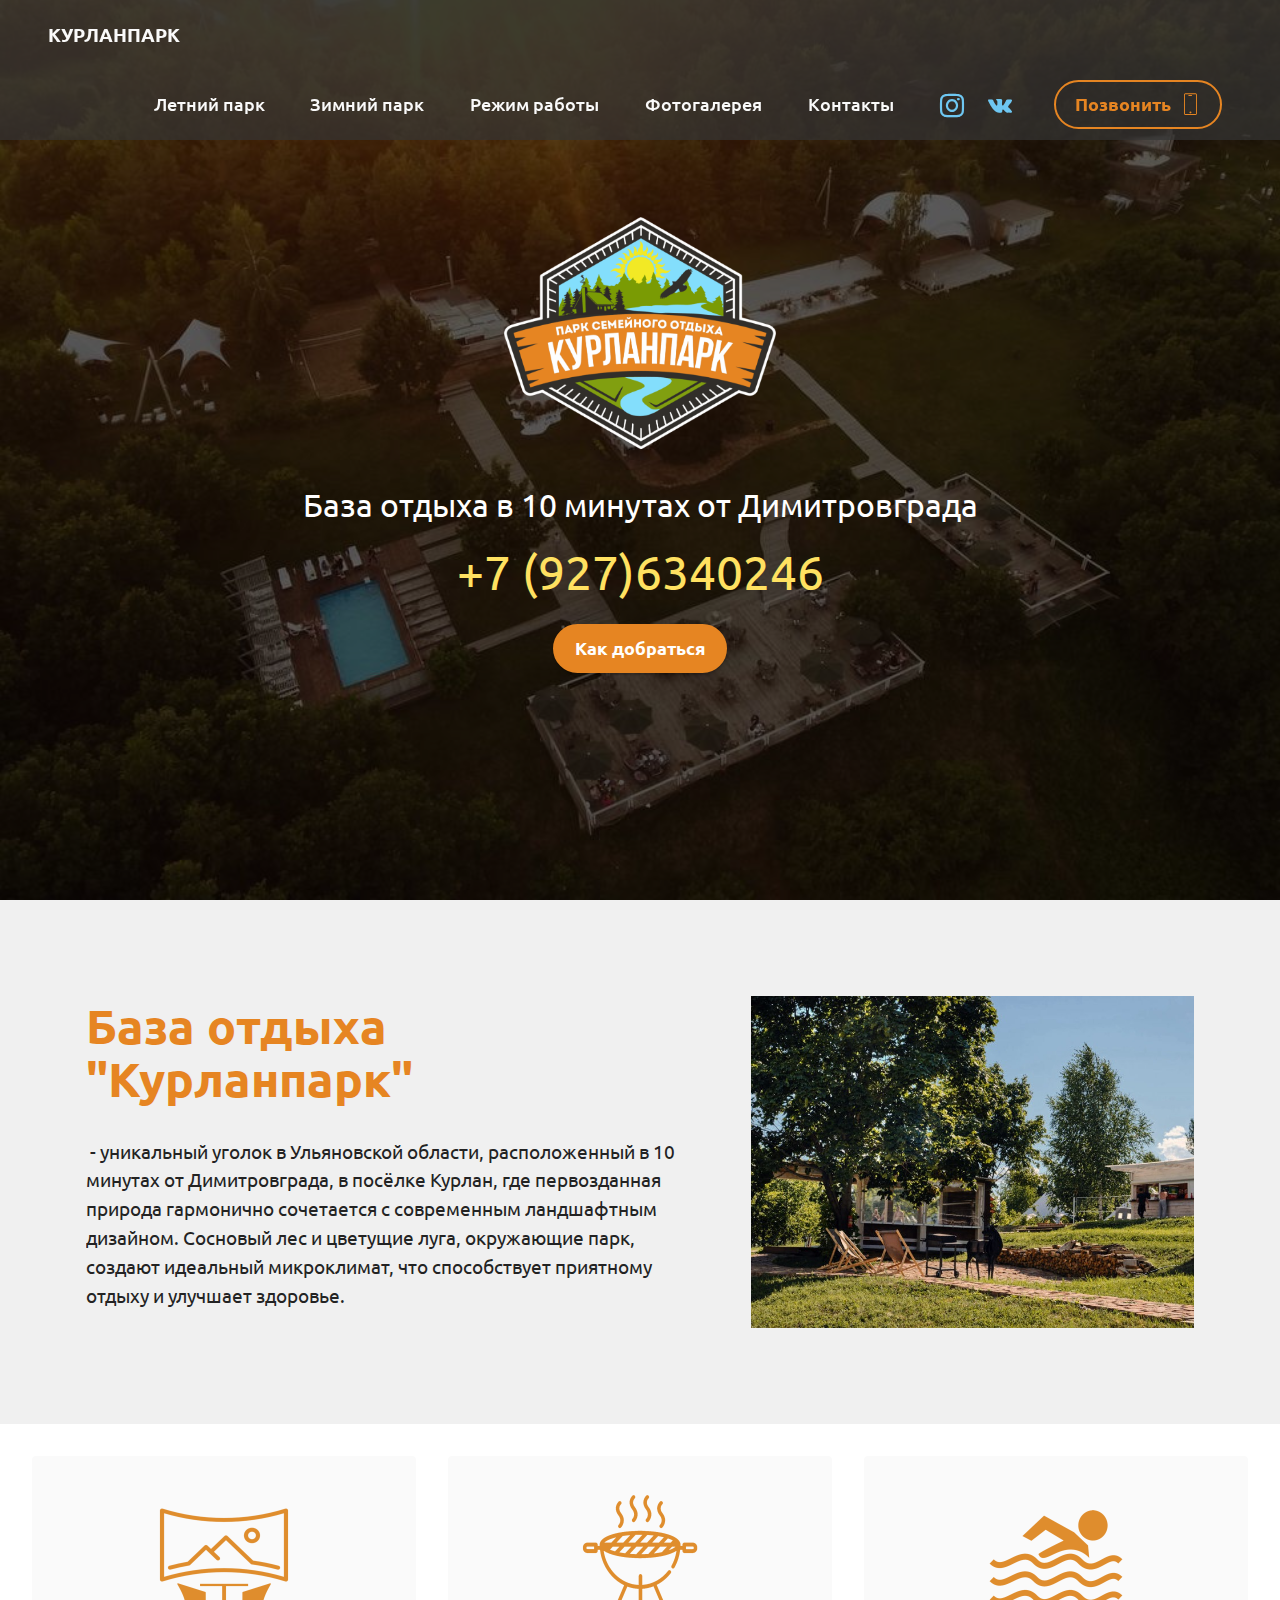
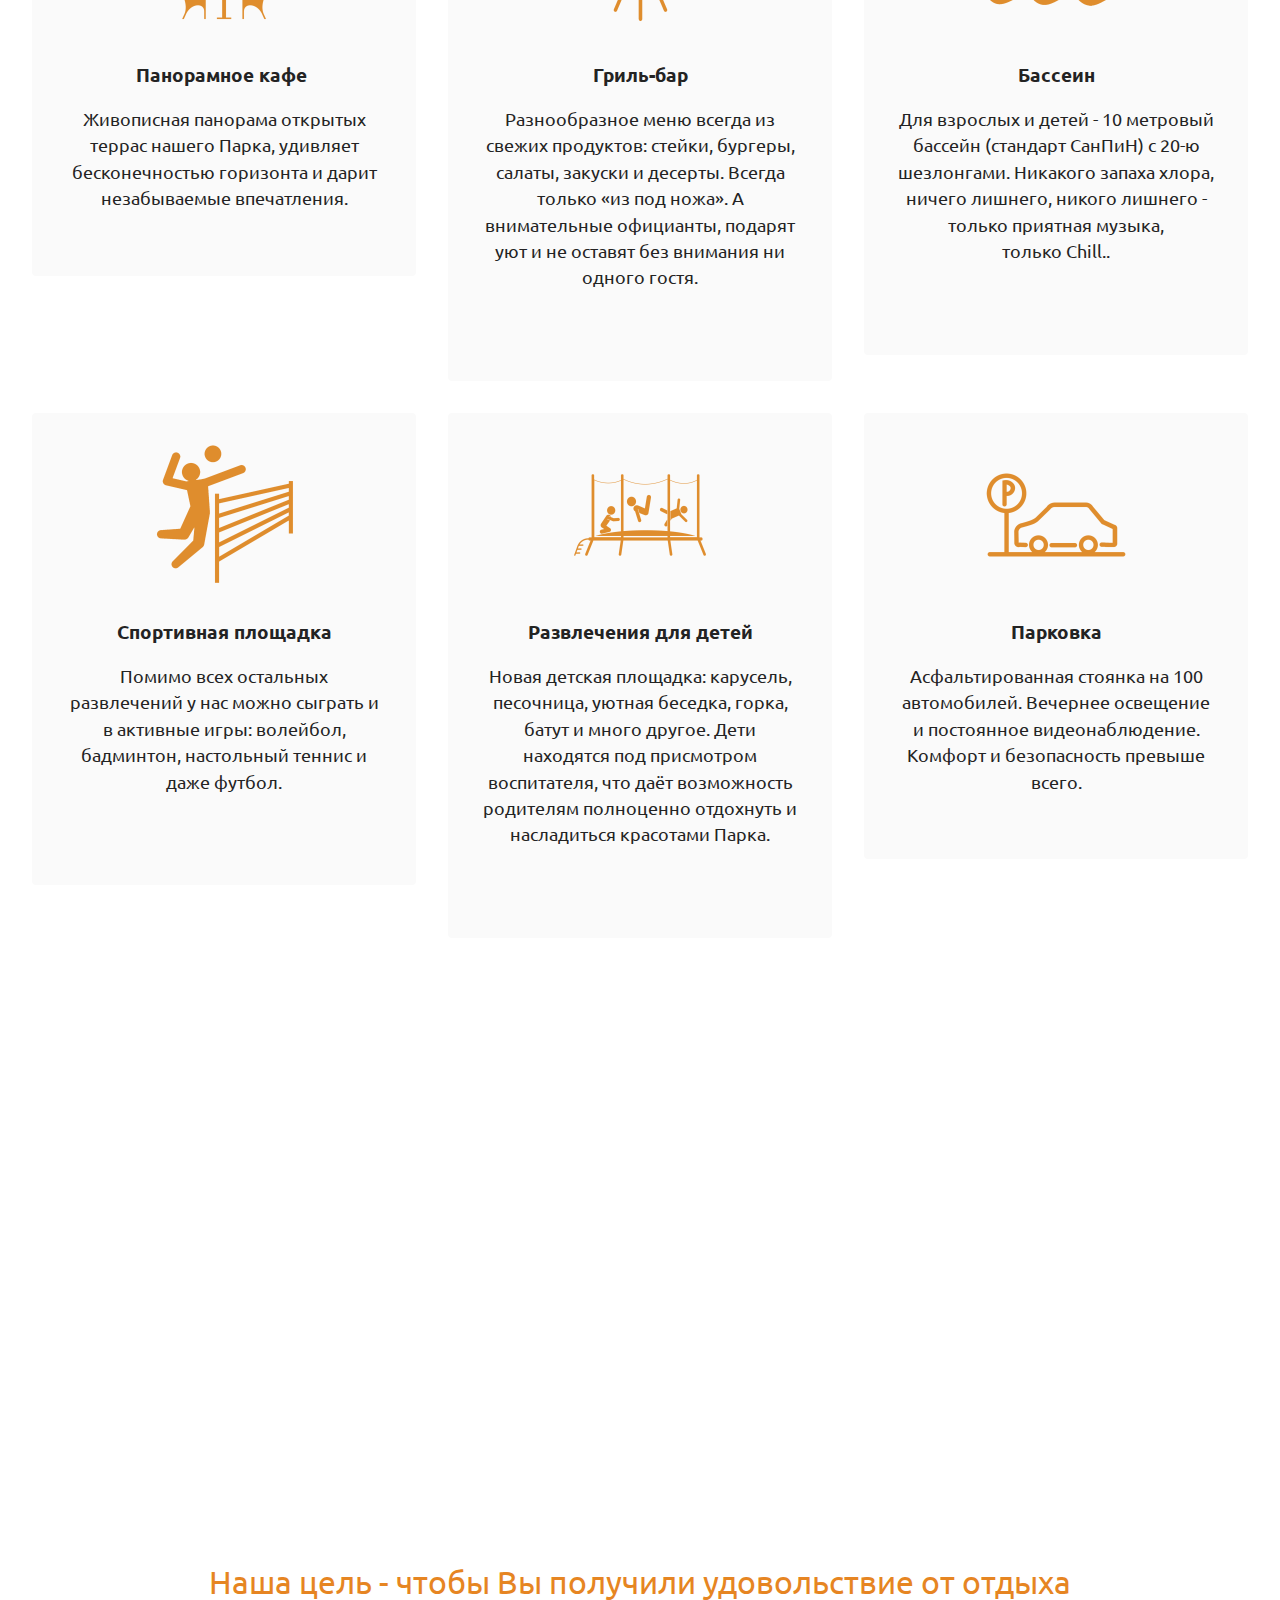
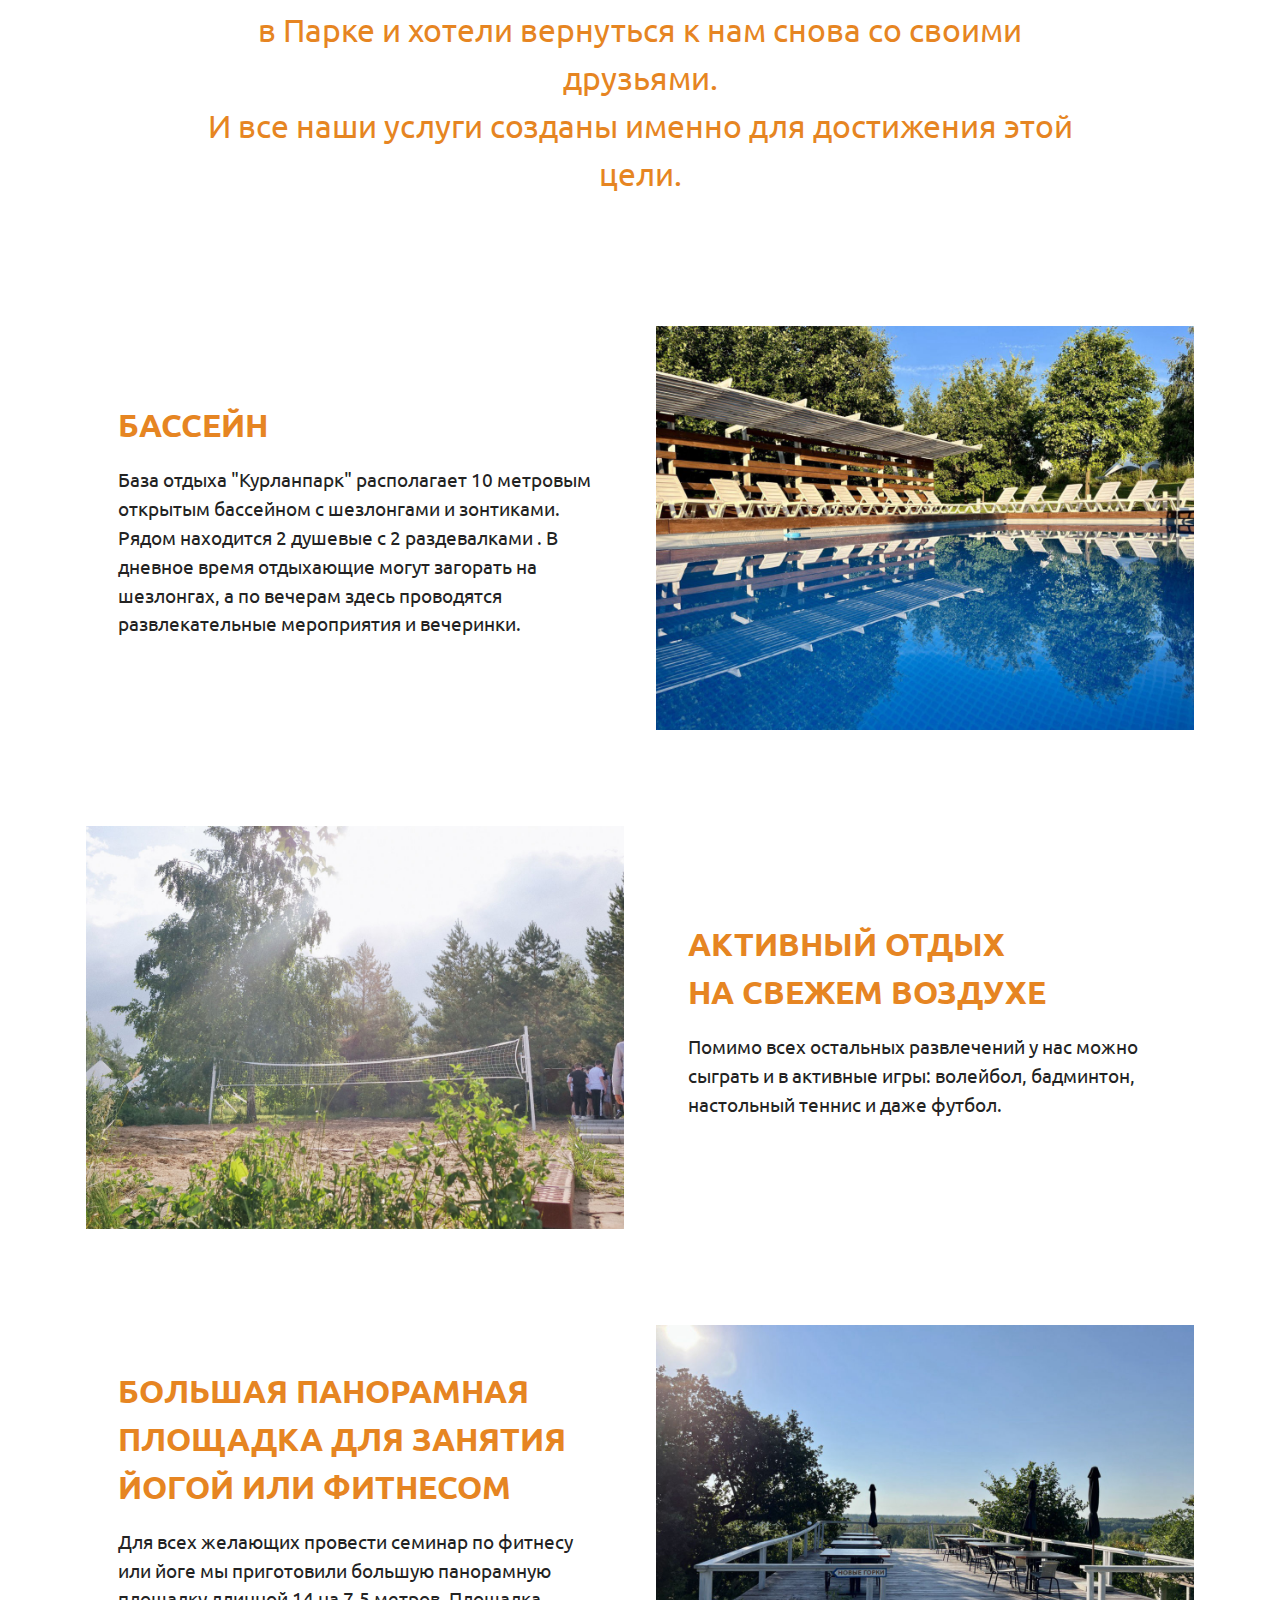
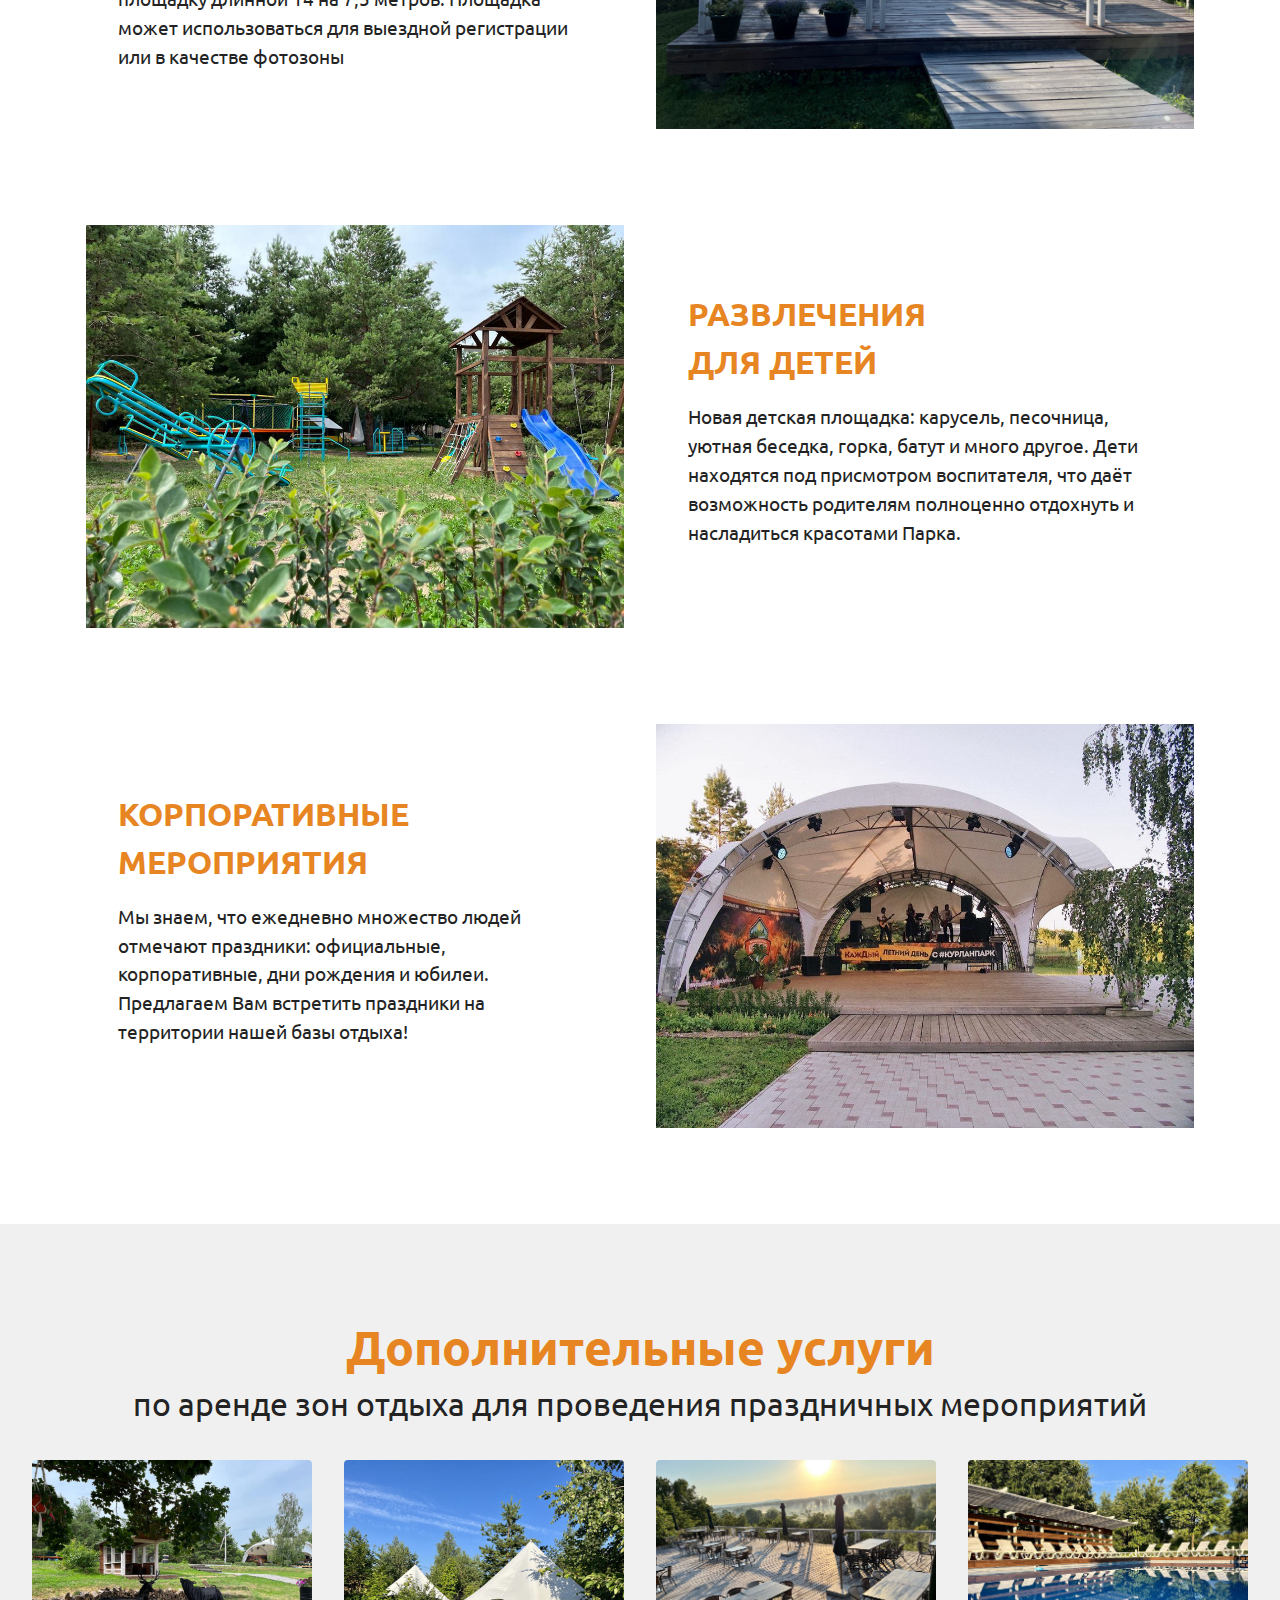
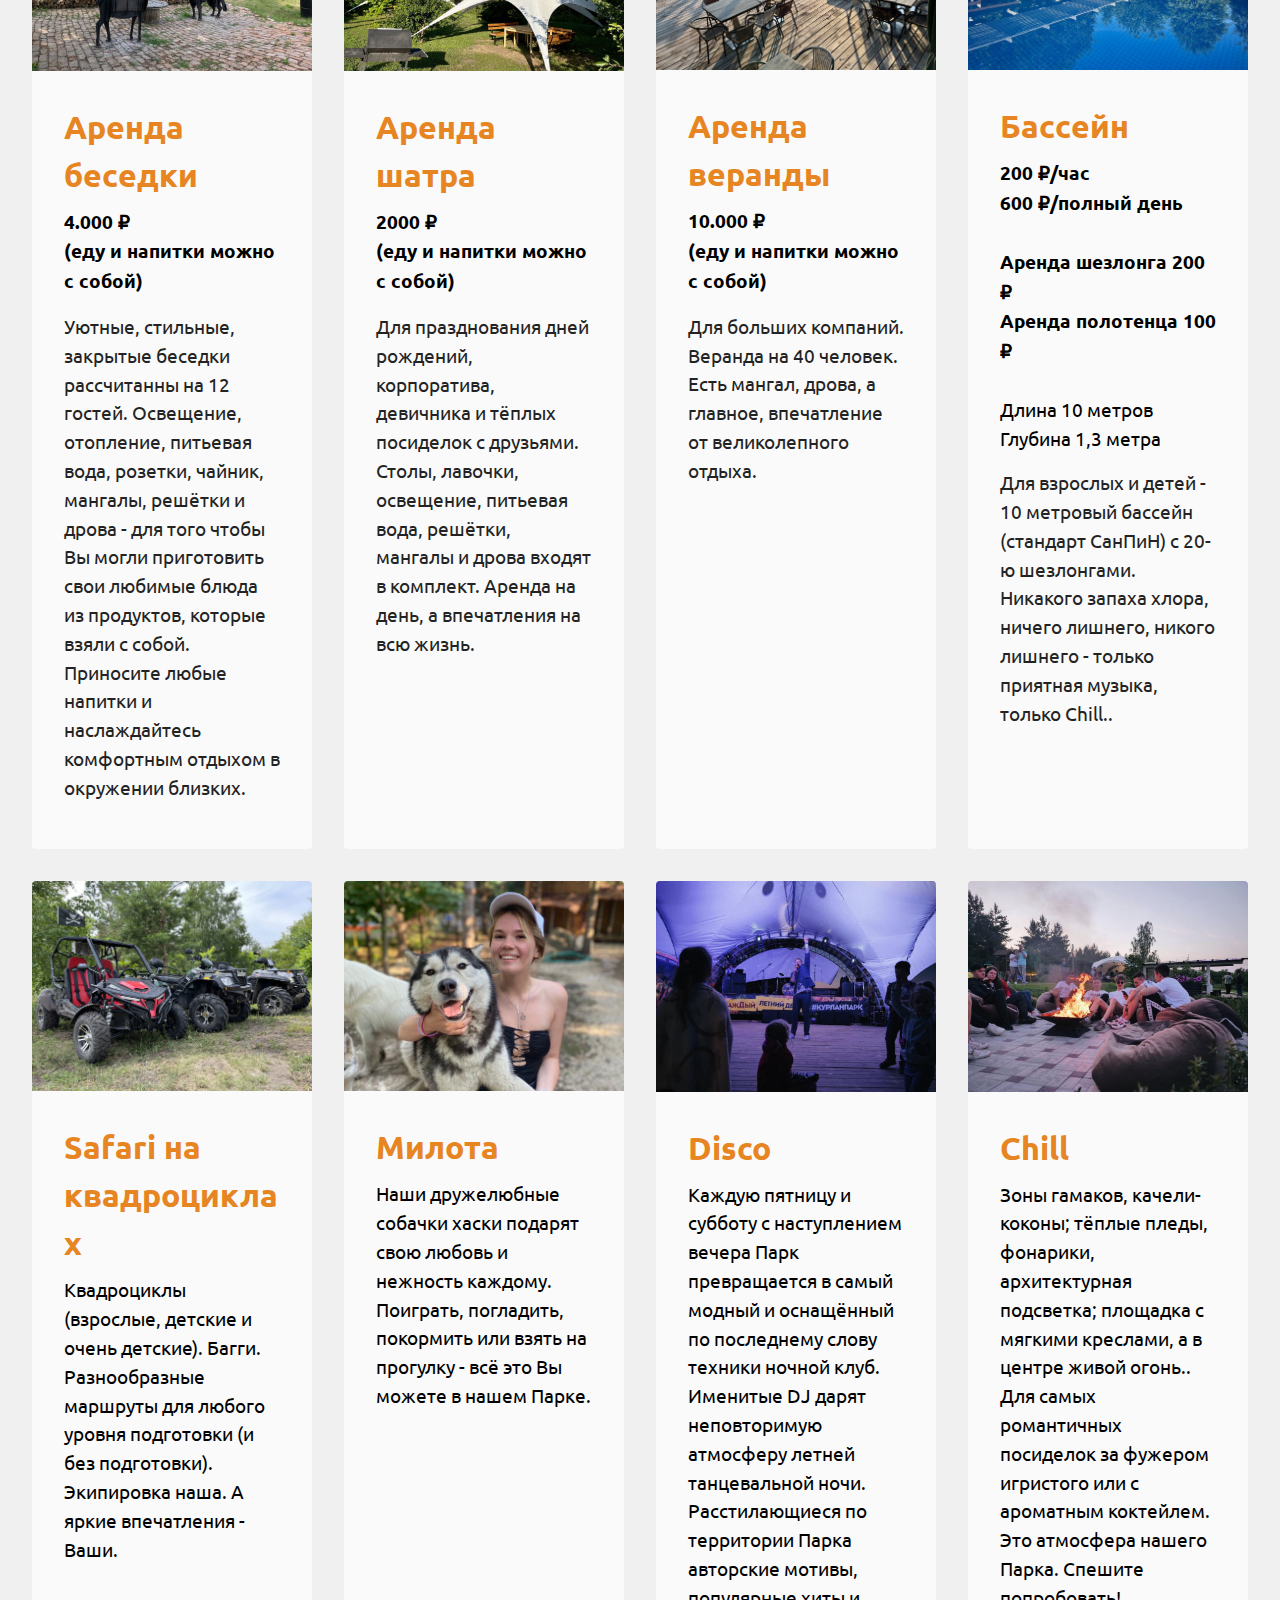
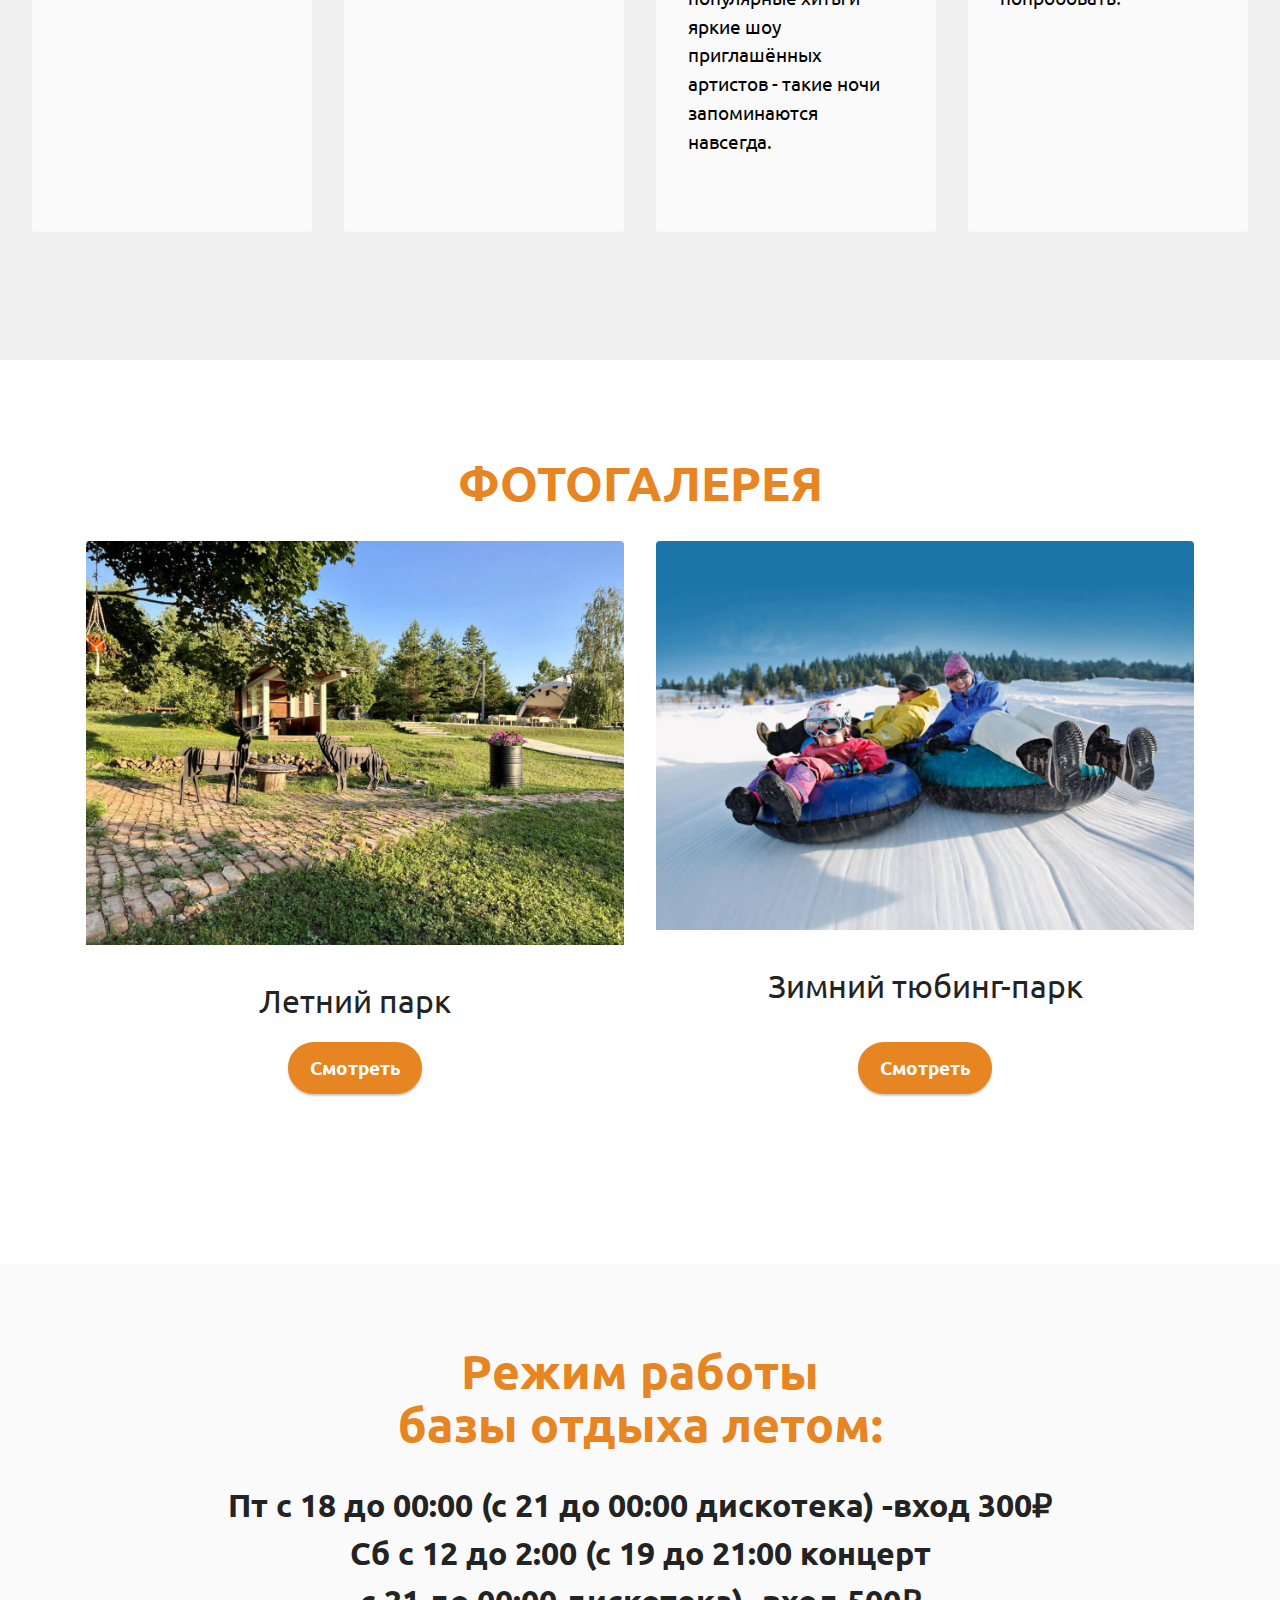
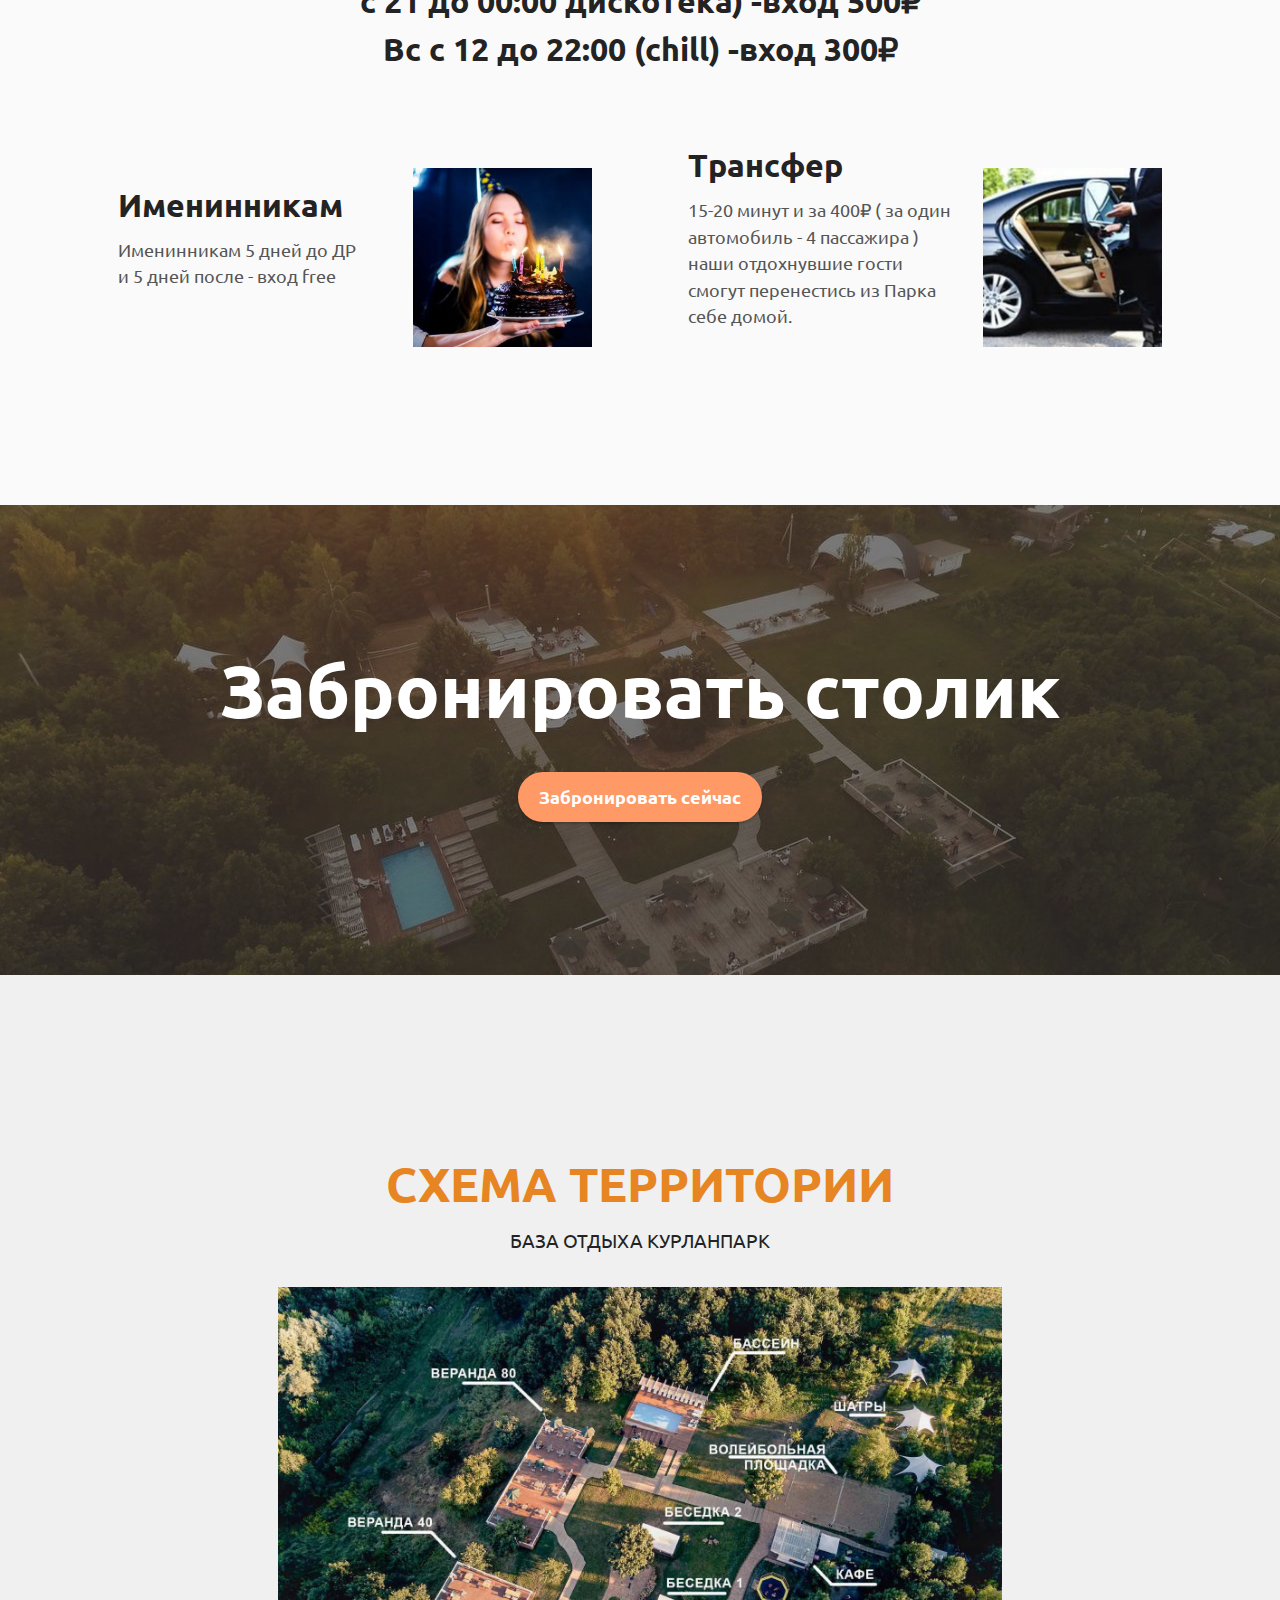
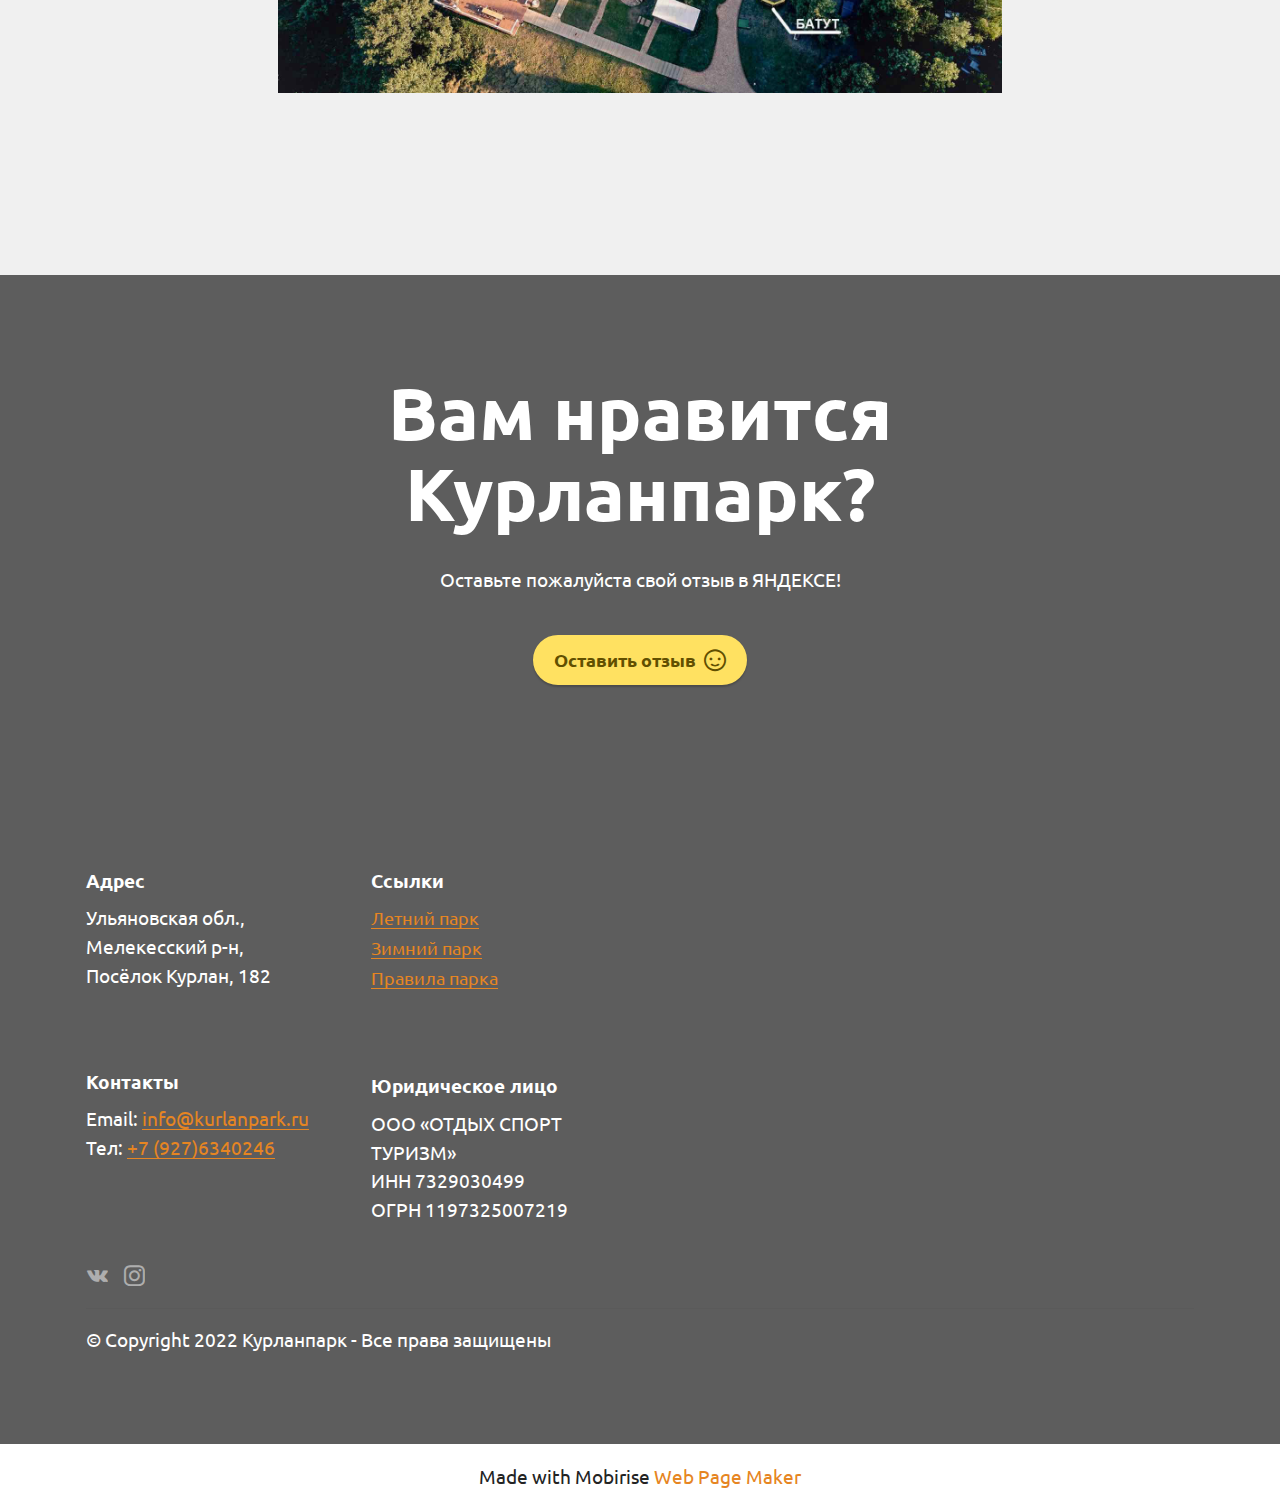
<file: leto/index.html>
<!DOCTYPE html>
<html  lang="undefined">
<head>
  <!-- Site made with Mobirise Website Builder v5.6.11, https://mobirise.com -->
  <meta charset="UTF-8">
  <meta http-equiv="X-UA-Compatible" content="IE=edge">
  <meta name="generator" content="Mobirise v5.6.11, mobirise.com">
  <meta name="twitter:card" content="summary_large_image"/>
  <meta name="twitter:image:src" content="">
  <meta property="og:image" content="">
  <meta name="twitter:title" content="Курланпарк - Летняя база отдыха в 10 минутах от Димитровграда">
  <meta name="viewport" content="width=device-width, initial-scale=1, minimum-scale=1">
  <link rel="shortcut icon" href="assets/images/tild6530-6132-4965-b966-353461303532-823x704-128x109.png" type="image/x-icon">
  <meta name="description" content="Курланпарк- лучшее место в 10 минутах от Димитровграда, где можно отметить день рождения, провести корпоратив на свежем воздухе, покупаться в бассейне отлично провести время! Цены">
  
  
  <title>Курланпарк - Летняя база отдыха в 10 минутах от Димитровграда</title>
  <link rel="stylesheet" href="assets/web/assets/mobirise-icons2/mobirise2.css">
  <link rel="stylesheet" href="assets/web/assets/mobirise-icons/mobirise-icons.css">
  <link rel="stylesheet" href="assets/bootstrap/css/bootstrap.min.css">
  <link rel="stylesheet" href="assets/bootstrap/css/bootstrap-grid.min.css">
  <link rel="stylesheet" href="assets/bootstrap/css/bootstrap-reboot.min.css">
  <link rel="stylesheet" href="assets/parallax/jarallax.css">
  <link rel="stylesheet" href="assets/dropdown/css/style.css">
  <link rel="stylesheet" href="assets/socicon/css/styles.css">
  <link rel="stylesheet" href="assets/theme/css/style.css">
  <link rel="preload" href="https://fonts.googleapis.com/css?family=Ubuntu:300,300i,400,400i,500,500i,700,700i&display=swap" as="style" onload="this.onload=null;this.rel='stylesheet'">
  <noscript><link rel="stylesheet" href="https://fonts.googleapis.com/css?family=Ubuntu:300,300i,400,400i,500,500i,700,700i&display=swap"></noscript>
  <link rel="preload" as="style" href="assets/mobirise/css/mbr-additional.css"><link rel="stylesheet" href="assets/mobirise/css/mbr-additional.css" type="text/css">
  
  
  
  
</head>
<body>

<!-- Analytics -->
<!-- Yandex.Metrika counter -->
<script type="text/javascript" >
   (function(m,e,t,r,i,k,a){m[i]=m[i]||function(){(m[i].a=m[i].a||[]).push(arguments)};
   m[i].l=1*new Date();k=e.createElement(t),a=e.getElementsByTagName(t)[0],k.async=1,k.src=r,a.parentNode.insertBefore(k,a)})
   (window, document, "script", "https://mc.yandex.ru/metrika/tag.js", "ym");

   ym(56872975, "init", {
        clickmap:true,
        trackLinks:true,
        accurateTrackBounce:true
   });
</script>
<noscript><div><img src="https://mc.yandex.ru/watch/56872975" style="position:absolute; left:-9999px;" alt="" /></div></noscript>
<!-- /Yandex.Metrika counter -->


<script type="text/javascript" src="https://vk.com/js/api/openapi.js?162"></script>

<!-- VK Widget -->
<div id="vk_community_messages"></div>
<script type="text/javascript">
VK.Widgets.CommunityMessages("vk_community_messages", 174406622, {expandTimeout: "30000",tooltipButtonText: "Есть вопрос?"});
</script>
<!-- /Analytics -->


  
  <section data-bs-version="5.1" class="menu menu2 cid-sKwjw47rBB" once="menu" id="menu2-62">
    
    <nav class="navbar navbar-dropdown navbar-fixed-top navbar-expand-lg">
        <div class="container-fluid">
            <div class="navbar-brand">
                
                <span class="navbar-caption-wrap"><a class="navbar-caption text-white display-7" href="https://kurlanpark.ru/">КУРЛАНПАРК</a></span>
            </div>
            <button class="navbar-toggler" type="button" data-toggle="collapse" data-bs-toggle="collapse" data-target="#navbarSupportedContent" data-bs-target="#navbarSupportedContent" aria-controls="navbarNavAltMarkup" aria-expanded="false" aria-label="Toggle navigation">
                <div class="hamburger">
                    <span></span>
                    <span></span>
                    <span></span>
                    <span></span>
                </div>
            </button>
            <div class="collapse navbar-collapse" id="navbarSupportedContent">
                <ul class="navbar-nav nav-dropdown" data-app-modern-menu="true"><li class="nav-item"><a class="nav-link link text-white text-primary display-4" href="index.html">Летний парк</a></li><li class="nav-item"><a class="nav-link link text-white text-primary display-4" href="https://kurlanpark.ru/zima/kurlanpark_zima.html" target="_blank">Зимний парк</a></li>
                    <li class="nav-item"><a class="nav-link link text-white text-primary display-4" href="index.html#content4-8n">
                            Режим работы</a></li><li class="nav-item"><a class="nav-link link text-white text-primary display-4" href="index.html#gallery2-9d">Фотогалерея</a></li>
                    <li class="nav-item"><a class="nav-link link text-white text-primary display-4" href="index.html#footer6-1f">Контакты</a>
                    </li></ul>
                <div class="icons-menu">
                    <a class="iconfont-wrapper" href="https://www.instagram.com/kurlanpark/" target="_blank">
                        <span class="p-2 mbr-iconfont socicon-instagram socicon" style="color: rgb(110, 199, 242); fill: rgb(110, 199, 242);"></span>
                    </a>
                    <a class="iconfont-wrapper" href="https://vk.com/kurlanpark" target="_blank">
                        <span class="p-2 mbr-iconfont socicon-vkontakte socicon" style="color: rgb(110, 199, 242); fill: rgb(110, 199, 242);"></span>
                    </a>
                    
                    
                </div>
                <div class="navbar-buttons mbr-section-btn"><a class="btn btn-primary-outline display-4" href="tel:+79276340246"><span class="mbri-mobile mbr-iconfont mbr-iconfont-btn"></span>
                        Позвонить</a></div>
            </div>
        </div>
    </nav>
</section>

<section data-bs-version="5.1" class="header9 cid-t2fvsZyOU7 mbr-fullscreen" id="header9-88">

    

    <div class="mbr-overlay" style="opacity: 0.6; background-color: rgb(0, 0, 0);"></div>

    <div class="text-center container-fluid">
        <div class="row justify-content-center">
            <div class="col-md-12 col-lg-9">
                <div class="image-wrap mb-4">
                    <img src="assets/images/tild6530-6132-4965-b966-353461303532-793x678.png" alt="Курланпарк">
                </div>
                <h1 class="mbr-section-title mbr-fonts-style mb-3 display-5"><div>База отдыха в 10 минутах от Димитровграда</div></h1>
                <p class="mbr-text mbr-fonts-style display-2">&nbsp;+7 (927)6340246&nbsp;<br></p>
                <div class="mbr-section-btn mt-3"><a class="btn btn-primary display-4" href="https://maps.google.com/maps/dir//п.+Курлан,+182+Курлан+Ульяновская+обл.+433526/@54.2743369,49.7248539,16z/data=!4m5!4m4!1m0!1m2!1m1!1s0x4167818fe9ce0f7f:0xd3588413a621eb84">Как добраться</a></div>
            </div>
        </div>
    </div>
</section>

<section data-bs-version="5.1" class="features18 cid-t2fvwg1CTq" id="features19-89">

    

    
    <div class="container">
        <div class="row justify-content-center">
            <div class="card col-12 col-lg">
                <div class="card-wrapper">
                    <h6 class="card-title mbr-fonts-style mb-4 display-2"><strong>База отдыха "Курланпарк"</strong></h6>
                    <p class="mbr-text mbr-fonts-style display-7">&nbsp;- уникальный уголок в Ульяновской области, расположенный в 10 минутах от Димитровграда, в посёлке Курлан, где первозданная природа гармонично сочетается с современным ландшафтным дизайном. Сосновый лес и цветущие луга, окружающие парк, создают идеальный микроклимат, что способствует приятному отдыху и улучшает здоровье.</p>
                    
                </div>
            </div>
            <div class="col-12 col-lg-5">
                <div class="image-wrapper">
                    <img src="assets/images/tild3433-6664-4134-b933-303035343636-dscf5359-1036x582.jpeg" alt="Курланпарк">
                </div>
            </div>
        </div>
    </div>
</section>

<section data-bs-version="5.1" class="clients2 cid-t2fvylXiOy" id="clients2-8a">

    

    
    <div class="container-fluid">
        <div class="row justify-content-center">
            <div class="card col-12 col-md-6 col-lg-4">
                <div class="card-wrapper">
                    <div class="img-wrapper">
                        <img src="assets/images/tild6437-3335-4961-a461-356239333362-1-280x280.png" alt="Панорамное кафе">
                    </div>
                    <div class="card-box align-center">
                        
                        <h5 class="card-title mbr-fonts-style mb-3 display-7"><strong>Панорамное кафе&nbsp;</strong></h5>
                        <p class="mbr-text mbr-fonts-style mb-4 display-4">
                            Живописная панорама открытых террас нашего Парка, удивляет бесконечностью горизонта и дарит незабываемые впечатления. <br></p>
                        
                    </div>
                </div>
            </div>
            <div class="card col-12 col-md-6 col-lg-4">
                <div class="card-wrapper">
                    <div class="img-wrapper">
                        <img src="assets/images/tild6262-3436-4464-a665-313936643666-2-1-280x280.png" alt="Гриль бар">
                    </div>
                    <div class="card-box align-center">
                        
                        <h5 class="card-title mbr-fonts-style mb-3 display-7">
                            <strong>Гриль-бар</strong>
                        </h5>
                        <p class="mbr-text mbr-fonts-style mb-4 display-4">
                            Разнообразное меню всегда из свежих продуктов: стейки, бургеры, салаты, закуски и десерты. Всегда только «из под ножа». А внимательные официанты, подарят уют и не оставят без внимания ни одного гостя.<br><br></p>
                        
                    </div>
                </div>
            </div>
            <div class="card col-12 col-md-6 col-lg-4">
                <div class="card-wrapper">
                    <div class="img-wrapper">
                        <img src="assets/images/tild6435-3065-4334-b862-316232303639-3-280x280.png" alt="Бассеин">
                    </div>
                    <div class="card-box align-center">
                        
                        <h5 class="card-title mbr-fonts-style mb-3 display-7">
                            <strong>Бассеин</strong>
                        </h5>
                        <p class="mbr-text mbr-fonts-style mb-4 display-4">Для взрослых и детей - 10 метровый бассейн  (стандарт СанПиН) с 20-ю шезлонгами. Никакого запаха хлора, ничего лишнего, никого лишнего - только приятная музыка, <br>только Chill..<br><br></p>
                        
                    </div>
                </div>
            </div>
            
        </div>
    </div>
</section>

<section data-bs-version="5.1" class="clients2 cid-t2fvyUlmRM" id="clients2-8b">

    

    
    <div class="container-fluid">
        <div class="row justify-content-center">
            <div class="card col-12 col-md-6 col-lg-4">
                <div class="card-wrapper">
                    <div class="img-wrapper">
                        <img src="assets/images/tild3163-3165-4432-b234-343334313663-4-280x280.png" alt="Спортивная площадка">
                    </div>
                    <div class="card-box align-center">
                        
                        <h5 class="card-title mbr-fonts-style mb-3 display-7"><strong>Спортивная площадка</strong></h5>
                        <p class="mbr-text mbr-fonts-style mb-4 display-4">
                            Помимо всех остальных развлечений у нас можно сыграть и в активные игры: волейбол, бадминтон, настольный теннис и даже футбол.<br><br></p>
                        
                    </div>
                </div>
            </div>
            <div class="card col-12 col-md-6 col-lg-4">
                <div class="card-wrapper">
                    <div class="img-wrapper">
                        <img src="assets/images/tild3762-3639-4337-a138-383939366664-5-280x280.png" alt="Развлечения для детей">
                    </div>
                    <div class="card-box align-center">
                        
                        <h5 class="card-title mbr-fonts-style mb-3 display-7"><strong>Развлечения для детей</strong></h5>
                        <p class="mbr-text mbr-fonts-style mb-4 display-4">
                            Новая детская площадка: карусель, песочница, уютная беседка, горка, батут и много другое. Дети находятся под присмотром воспитателя, что даёт возможность родителям полноценно отдохнуть и насладиться красотами Парка.<br><br></p>
                        
                    </div>
                </div>
            </div>
            <div class="card col-12 col-md-6 col-lg-4">
                <div class="card-wrapper">
                    <div class="img-wrapper">
                        <img src="assets/images/tild3332-3833-4132-b663-313239366461-6-280x280.png" alt="Парковка">
                    </div>
                    <div class="card-box align-center">
                        
                        <h5 class="card-title mbr-fonts-style mb-3 display-7">
                            <strong>Парковка</strong>
                        </h5>
                        <p class="mbr-text mbr-fonts-style mb-4 display-4">Асфальтированная стоянка на 100 автомобилей. Вечернее освещение и постоянное видеонаблюдение. Комфорт и безопасность превыше всего.</p>
                        
                    </div>
                </div>
            </div>
            
        </div>
    </div>
</section>

<section data-bs-version="5.1" class="video2 cid-t2fvznLRH0" id="video2-8c">
    
    
    <div class="container">
        
        <div class="row justify-content-center mt-4">
            <div class="col-12 col-md-10 video-block">
                <div class="video-wrapper"><iframe class="mbr-embedded-video" src="https://www.youtube.com/embed/6cK9I-wpTFA?rel=0&amp;amp;mute=1&amp;showinfo=0&amp;autoplay=0&amp;loop=0" width="1280" height="720" frameborder="0" allowfullscreen></iframe></div>
                <p class="mbr-text pt-2 mbr-fonts-style display-5">
                    <br>Наша цель - чтобы Вы получили удовольствие от отдыха <br>в Парке и хотели вернуться к нам снова со своими друзьями. <br>И все наши услуги созданы именно для достижения этой цели.</p>
            </div>
        </div>
    </div>
</section>

<section data-bs-version="5.1" class="image2 cid-t2fvF0v18i" id="image2-8f">
    

    

    <div class="container">
        <div class="row align-items-center">
            <div class="col-12 col-lg-6">
                <div class="image-wrapper">
                    <img src="assets/images/photo-2022-07-29-08-53-56-4-1256x942.jpg" alt="Бассейн в Курланпарке">
                    
                </div>
            </div>
            <div class="col-12 col-lg">
                <div class="text-wrapper">
                    <h3 class="mbr-section-title mbr-fonts-style mb-3 display-5">
                        <strong>БАССЕЙН</strong></h3>
                    <p class="mbr-text mbr-fonts-style display-7">
                        База отдыха "Курланпарк" располагает 10 метровым открытым бассейном с шезлонгами и зонтиками. Рядом находится 2 душевые с 2 раздевалками . В дневное время отдыхающие могут загорать на шезлонгах, а по вечерам здесь проводятся развлекательные мероприятия и вечеринки.</p>
                </div>
            </div>
        </div>
    </div>
</section>

<section data-bs-version="5.1" class="image1 cid-t2fvHZyohy" id="image1-8h">
    

    

    <div class="container">
        <div class="row align-items-center">
            <div class="col-12 col-lg-6">
                <div class="image-wrapper">
                    <img src="assets/images/ojh-e9dojqa-1256x942.jpg" alt="Активный отдых на свежем воздухе">
                    
                </div>
            </div>
            <div class="col-12 col-lg">
                <div class="text-wrapper">
                    <h3 class="mbr-section-title mbr-fonts-style mb-3 display-5"><strong>АКТИВНЫЙ ОТДЫХ
</strong><div><strong>НА СВЕЖЕМ ВОЗДУХЕ</strong></div></h3>
                    <p class="mbr-text mbr-fonts-style display-7">
                        Помимо всех остальных развлечений у нас можно сыграть и в активные игры: волейбол, бадминтон, настольный теннис и даже футбол.</p>
                </div>
            </div>
        </div>
    </div>
</section>

<section data-bs-version="5.1" class="image2 cid-t2fvFGMEKp" id="image2-8g">
    

    

    <div class="container">
        <div class="row align-items-center">
            <div class="col-12 col-lg-6">
                <div class="image-wrapper">
                    <img src="assets/images/photo-2022-07-29-08-51-52-1256x942.jpg" alt="БОЛЬШАЯ ПАНОРАМНАЯ ПЛОЩАДКА ДЛЯ ЗАНЯТИЯ ЙОГОЙ ИЛИ ФИТНЕСОМ">
                    
                </div>
            </div>
            <div class="col-12 col-lg">
                <div class="text-wrapper">
                    <h3 class="mbr-section-title mbr-fonts-style mb-3 display-5"><strong>БОЛЬШАЯ ПАНОРАМНАЯ ПЛОЩАДКА ДЛЯ ЗАНЯТИЯ
</strong><div><strong>ЙОГОЙ ИЛИ ФИТНЕСОМ</strong></div></h3>
                    <p class="mbr-text mbr-fonts-style display-7">
                        Для всех желающих провести семинар по фитнесу или йоге мы приготовили большую панорамную площадку длинной 14 на 7,5 метров. Площадка может использоваться для выездной регистрации или в качестве фотозоны</p>
                </div>
            </div>
        </div>
    </div>
</section>

<section data-bs-version="5.1" class="image1 cid-t2fvKfDw48" id="image1-8i">
    

    

    <div class="container">
        <div class="row align-items-center">
            <div class="col-12 col-lg-6">
                <div class="image-wrapper">
                    <img src="assets/images/ccdd95fa-9cea-4daa-920e-8a9d494f2fe4-1024x768.jpg" alt="Развлечение для детей">
                    
                </div>
            </div>
            <div class="col-12 col-lg">
                <div class="text-wrapper">
                    <h3 class="mbr-section-title mbr-fonts-style mb-3 display-5">
                        <strong>
</strong><strong>РАЗВЛЕЧЕНИЯ </strong><br><strong>ДЛЯ ДЕТЕЙ</strong></h3>
                    <p class="mbr-text mbr-fonts-style display-7">
                        Новая детская площадка: карусель, песочница, уютная беседка, горка, батут и много другое. Дети находятся под присмотром воспитателя, что даёт возможность родителям полноценно отдохнуть и насладиться красотами Парка.</p>
                </div>
            </div>
        </div>
    </div>
</section>

<section data-bs-version="5.1" class="image2 cid-t2fvKVpRIo" id="image2-8j">
    

    

    <div class="container">
        <div class="row align-items-center">
            <div class="col-12 col-lg-6">
                <div class="image-wrapper">
                    <img src="assets/images/photo-2022-07-29-09-00-33-960x720.jpg" alt="Корпоративные мероприятия">
                    
                </div>
            </div>
            <div class="col-12 col-lg">
                <div class="text-wrapper">
                    <h3 class="mbr-section-title mbr-fonts-style mb-3 display-5"><strong>КОРПОРАТИВНЫЕ МЕРОПРИЯТИЯ</strong></h3>
                    <p class="mbr-text mbr-fonts-style display-7">Мы знаем, что ежедневно множество людей отмечают праздники: официальные, корпоративные, дни рождения
и юбилеи. Предлагаем Вам встретить праздники на территории нашей базы отдыха!</p>
                </div>
            </div>
        </div>
    </div>
</section>

<section data-bs-version="5.1" class="content1 cid-t2fvMU9owc" id="content1-8k">
    
    
    <div class="container-fluid">
        <div class="mbr-section-head">
            <h4 class="mbr-section-title mbr-fonts-style align-center mb-0 display-2"><strong>Дополнительные услуги</strong></h4>
            <h5 class="mbr-section-subtitle mbr-fonts-style align-center mb-0 mt-2 display-5">по аренде зон отдыха для проведения праздничных мероприятий</h5>
        </div>
        <div class="row mt-4">
            <div class="item features-image сol-12 col-md-6 col-lg-3 active">
                <div class="item-wrapper">
                    <div class="item-img">
                        <img src="assets/images/1939889c-3e83-45cc-92b6-dafbdc78d101-838x629.jpg" alt="Аренда беседки в Курланпарк в Димитровграде" title="" data-slide-to="0" data-bs-slide-to="0">
                    </div>
                    <div class="item-content">
                        <h5 class="item-title mbr-fonts-style display-5"><strong>Аренда беседки</strong><br></h5>
                        <h6 class="item-subtitle mbr-fonts-style mt-1 display-7"><strong>4.000 ₽</strong><br><strong>(еду и напитки можно с собой)</strong><strong><br></strong></h6>
                        <p class="mbr-text mbr-fonts-style mt-3 display-7">Уютные, стильные, закрытые беседки рассчитанны на 12 гостей. Освещение, отопление, питьевая вода, розетки, чайник, мангалы, решётки и дрова - для того чтобы Вы могли приготовить свои любимые блюда из продуктов, которые взяли с собой. Приносите любые напитки и наслаждайтесь комфортным отдыхом в окружении близких.</p>
                    </div>
                    
                </div>
            </div>
            <div class="item features-image сol-12 col-md-6 col-lg-3">
                <div class="item-wrapper">
                    <div class="item-img">
                        <img src="assets/images/photo-2022-07-29-08-51-54-838x629.jpg" alt="Аренда шатра в Курланпарк в Димитровграде" title="" data-slide-to="1" data-bs-slide-to="1">
                    </div>
                    <div class="item-content">
                        <h5 class="item-title mbr-fonts-style display-5"><strong>Аренда шатра</strong><br></h5>
                        <h6 class="item-subtitle mbr-fonts-style mt-1 display-7"><strong>2000 ₽<br></strong><strong>(еду и напитки можно с собой)</strong></h6>
                        <p class="mbr-text mbr-fonts-style mt-3 display-7">Для празднования дней рождений, корпоратива, девичника и тёплых посиделок с друзьями. Столы, лавочки, освещение, питьевая вода, решётки, мангалы и дрова входят в комплект. Аренда на день, а впечатления на всю жизнь.</p>
                    </div>
                    
                </div>
            </div><div class="item features-image сol-12 col-md-6 col-lg-3">
                <div class="item-wrapper">
                    <div class="item-img">
                        <img src="assets/images/photo-2022-07-29-08-53-56-2-1139x854.jpg" alt="Аренда веранды в Курланпарк в Димитровграде" title="" data-slide-to="2" data-bs-slide-to="2">
                    </div>
                    <div class="item-content">
                        <h5 class="item-title mbr-fonts-style display-5"><strong>Аренда веранды</strong><br></h5>
                        <h6 class="item-subtitle mbr-fonts-style mt-1 display-7"><strong>10.000 ₽<br></strong><strong>(еду и напитки можно с собой)</strong></h6>
                        <p class="mbr-text mbr-fonts-style mt-3 display-7">Для больших компаний. <br>Веранда на 40 человек.<br>Есть мангал, дрова, а главное, впечатление от великолепного отдыха.</p>
                    </div>
                    
                </div>
            </div><div class="item features-image сol-12 col-md-6 col-lg-3">
                <div class="item-wrapper">
                    <div class="item-img">
                        <img src="assets/images/photo-2022-07-29-08-53-56-4-1139x854.jpg" alt="Открытый бассейн в Курланпарк в Димитровграде" title="" data-slide-to="3" data-bs-slide-to="3">
                    </div>
                    <div class="item-content">
                        <h5 class="item-title mbr-fonts-style display-5"><strong>Бассейн</strong><br></h5>
                        <h6 class="item-subtitle mbr-fonts-style mt-1 display-7"><strong>200 ₽/час</strong><div><strong>600 ₽/полный день</strong></div><br><div><strong>Аренда шезлонга 200 ₽</strong></div><div><strong>Аренда полотенца 100 ₽</strong></div><br><div>Длина 10 метров<br>Глубина 1,3 метра</div></h6>
                        <p class="mbr-text mbr-fonts-style mt-3 display-7">Для взрослых и детей - 10 метровый бассейн  (стандарт СанПиН) с 20-ю шезлонгами. Никакого запаха хлора, ничего лишнего, никого лишнего - только приятная музыка, только Chill..<br><br><br></p>
                    </div>
                    
                </div>
            </div><div class="item features-image сol-12 col-md-6 col-lg-3">
                <div class="item-wrapper">
                    <div class="item-img">
                        <img src="assets/images/photo-2022-07-29-09-00-34-2-1139x854.jpg" alt="Сафари на квадроциклах в Курланпарк в Димитровграде" title="" data-slide-to="4" data-bs-slide-to="4">
                    </div>
                    <div class="item-content">
                        <h5 class="item-title mbr-fonts-style display-5"><strong>Safari на квадроциклах&nbsp;</strong></h5>
                        <h6 class="item-subtitle mbr-fonts-style mt-1 display-7">Квадроциклы (взрослые, детские и очень детские). Багги.&nbsp; Разнообразные маршруты для любого уровня подготовки (и без подготовки). Экипировка наша. А яркие впечатления - Ваши.<br><br></h6>
                        <p class="mbr-text mbr-fonts-style mt-3 display-7"></p>
                    </div>
                    
                </div>
            </div><div class="item features-image сol-12 col-md-6 col-lg-3">
                <div class="item-wrapper">
                    <div class="item-img">
                        <img src="assets/images/photo-2022-07-29-08-58-2-1280x1280.jpeg" alt="Хаски" title="" data-slide-to="5" data-bs-slide-to="5">
                    </div>
                    <div class="item-content">
                        <h5 class="item-title mbr-fonts-style display-5"><strong>Милота</strong></h5>
                        <h6 class="item-subtitle mbr-fonts-style mt-1 display-7">Наши дружелюбные собачки хаски подарят свою любовь и нежность каждому. Поиграть, погладить, покормить или взять на прогулку - всё это Вы можете в нашем Парке.<br><br></h6>
                        <p class="mbr-text mbr-fonts-style mt-3 display-7"></p>
                    </div>
                    
                </div>
            </div><div class="item features-image сol-12 col-md-6 col-lg-3">
                <div class="item-wrapper">
                    <div class="item-img">
                        <img src="assets/images/fca27d9d-34ea-4da7-8058-8a3378a03721-838x629.jpg" alt="Вечеринки" title="" data-slide-to="6" data-bs-slide-to="6">
                    </div>
                    <div class="item-content">
                        <h5 class="item-title mbr-fonts-style display-5"><strong>Disco</strong></h5>
                        <h6 class="item-subtitle mbr-fonts-style mt-1 display-7">Каждую пятницу и субботу с наступлением вечера Парк превращается в самый модный и оснащённый по последнему слову техники ночной клуб. Именитые DJ дарят неповторимую атмосферу летней танцевальной ночи. Расстилающиеся по территории Парка авторские мотивы, популярные хиты и яркие шоу приглашённых артистов - такие ночи запоминаются навсегда.<br><br></h6>
                        <p class="mbr-text mbr-fonts-style mt-3 display-7"></p>
                    </div>
                    
                </div>
            </div><div class="item features-image сol-12 col-md-6 col-lg-3">
                <div class="item-wrapper">
                    <div class="item-img">
                        <img src="assets/images/c14f818f-f662-4076-810c-23ab146ef7a9-838x629.jpg" alt="Чилл" title="" data-slide-to="7" data-bs-slide-to="7">
                    </div>
                    <div class="item-content">
                        <h5 class="item-title mbr-fonts-style display-5"><strong>Chill</strong></h5>
                        <h6 class="item-subtitle mbr-fonts-style mt-1 display-7">Зоны гамаков, качели-коконы; тёплые пледы, фонарики, архитектурная подсветка; площадка с мягкими креслами, а в центре живой огонь.. Для самых романтичных посиделок за фужером игристого или с ароматным коктейлем. Это атмосфера нашего Парка. Спешите попробовать!<br><br></h6>
                        <p class="mbr-text mbr-fonts-style mt-3 display-7"></p>
                    </div>
                    
                </div>
            </div>


        </div>
    </div>
</section>

<section data-bs-version="5.1" class="gallery2 cid-t2fCyMaEhK" id="gallery2-9d">
    
    
    <div class="container">
        <div class="mbr-section-head">
            <h4 class="mbr-section-title mbr-fonts-style align-center mb-0 display-2"><strong>ФОТОГАЛЕРЕЯ</strong></h4>
            
        </div>
        <div class="row mt-4">
            <div class="item features-image сol-12 col-md-6 col-lg-6">
                <div class="item-wrapper">
                    <div class="item-img">
                        <img src="assets/images/photo-2022-07-29-08-53-20-2-1256x942.jpg" alt="Летний парк">
                    </div>
                    <div class="item-content">
                        <h5 class="item-title mbr-fonts-style display-5">Летний парк</h5>
                        
                        
                    </div>
                    <div class="mbr-section-btn item-footer mt-2"><a href="photogallery_summer.html" class="btn btn-primary item-btn display-7" target="_blank">Смотреть</a></div>
                </div>
            </div>
            <div class="item features-image сol-12 col-md-6 col-lg-6">
                <div class="item-wrapper">
                    <div class="item-img">
                        <img src="assets/images/fon-1256x908.jpg" alt="Зимний тюбинг-парк">
                    </div>
                    <div class="item-content">
                        <h5 class="item-title mbr-fonts-style display-5">Зимний тюбинг-парк</h5>
                        
                        
                    </div>
                    <div class="mbr-section-btn item-footer mt-2"><a href="http://kurlanpark.ru/zima/kurlanpark_zima.html" class="btn btn-primary item-btn display-7" target="_blank">Смотреть</a></div>
                </div>
            </div>
            
            
        </div>
    </div>
</section>

<section data-bs-version="5.1" class="content4 cid-t2fvTbs5OG" id="content4-8n">
    
    
    <div class="container">
        <div class="row justify-content-center">
            <div class="title col-md-12 col-lg-10">
                <h3 class="mbr-section-title mbr-fonts-style align-center mb-4 display-2"><strong>Режим работы </strong><br><strong>базы отдыха летом:</strong></h3>
                <h4 class="mbr-section-subtitle align-center mbr-fonts-style mb-4 display-5"><div><strong>Пт с 18 до 00:00 (с 21 до 00:00 дискотека) -вход 300₽</strong></div><div><strong>Сб с 12 до 2:00 (с 19 до 21:00 концерт</strong></div><div><strong>с 21 до 00:00 дискотека) -вход 500₽</strong></div><div><strong>Вс с 12 до 22:00 (chill) -вход 300₽</strong></div></h4>
                
            </div>
        </div>
    </div>
</section>

<section data-bs-version="5.1" class="features4 cid-tdZ2YLstJZ" id="features5-9h">

    

    
    
    <div class="container">
        <div class="row">
            <div class="col-12 col-lg-6">
                <div class="card-wrapper">
                    <div class="row">
                        <div class="col-12 col-md-7">
                            <div class="text-wrapper">
                                <h6 class="card-subtitle mbr-fonts-style mb-2 display-4"></h6>
                                <h5 class="card-title mbr-fonts-style display-5">
                                    <strong>Именинникам</strong></h5>
                                <p class="mbr-text mbr-fonts-style mb-5 display-4">Именинникам 5 дней до ДР
<br>и 5 дней после - вход free</p>
                                
                            </div>
                        </div>
                        <div class="col-12 col-md-5">
                            <div class="img-wrapper">
                                <img src="assets/images/-432x288.jpeg" alt="Именинник">
                            </div>
                        </div>
                    </div>
                </div>
            </div>
            <div class="col-12 col-lg-6">
                <div class="card-wrapper">
                    <div class="row">
                        <div class="col-12 col-md-7">
                            <div class="text-wrapper">
                                <h6 class="card-subtitle mbr-fonts-style mb-2 display-4"></h6>
                                <h5 class="card-title mbr-fonts-style display-5">
                                    <strong>Трансфер</strong></h5>
                                <p class="mbr-text mbr-fonts-style mb-5 display-4">15-20 минут и за 400₽ ( за один автомобиль - 4 пассажира ) наши отдохнувшие гости смогут перенестись из Парка&nbsp; себе домой.</p>
                                
                            </div>
                        </div>
                        <div class="col-12 col-md-5">
                            <div class="img-wrapper">
                                <img src="assets/images/images-259x195.jpeg" alt="Трансфер">
                            </div>
                        </div>
                    </div>
                </div>
            </div>
        </div>
    </div>
</section>

<section data-bs-version="5.1" class="info3 cid-tdZ6kpGsc7" id="info3-9i">

    

    
    <div class="mbr-overlay" style="opacity: 0.6; background-color: rgb(53, 53, 53);">
    </div>

    <div class="container">
        <div class="row justify-content-center">
            <div class="card col-12 col-lg-10">
                <div class="card-wrapper">
                    <div class="card-box align-center">
                        <h4 class="card-title mbr-fonts-style align-center mb-4 display-1"><strong>Забронировать&nbsp;столик</strong></h4>
                        
                        <div class="mbr-section-btn mt-3"><a class="btn btn-danger display-4" href="tel:+79276340246">Забронировать сейчас</a></div>
                    </div>
                </div>
            </div>
        </div>
    </div>
</section>

<section data-bs-version="5.1" class="header10 cid-t2fw2A1TIu mbr-fullscreen" id="header10-8p">

    

    

    <div class="align-center container-fluid">
        <div class="row justify-content-center">
            <div class="col-md-12 col-lg-9">
                <h1 class="mbr-section-title mbr-fonts-style mb-3 display-2"><strong>СХЕМА ТЕРРИТОРИИ</strong></h1>
                <p class="mbr-text mbr-fonts-style display-7">
                    БАЗА ОТДЫХА КУРЛАНПАРК</p>
                
                <div class="image-wrap mt-4">
                    <img src="assets/images/viber-2021-04-15-09-06-59-1600x898.jpg" alt="Схема Курланпарк" title="">
                </div>
            </div>
        </div>
    </div>
</section>

<section data-bs-version="5.1" class="info3 cid-t2fw92JtGW mbr-parallax-background" id="info3-8r">

    

    <div class="mbr-overlay" style="opacity: 0.8; background-color: rgb(53, 53, 53);">
    </div>
    <div class="container">
        <div class="row justify-content-center">
            <div class="card col-12 col-lg-10">
                <div class="card-wrapper">
                    <div class="card-box align-center">
                        <h4 class="card-title mbr-fonts-style align-center mb-4 display-1"><strong>Вам нравится Курланпарк?</strong></h4>
                        <p class="mbr-text mbr-fonts-style mb-4 display-7">
                            Оставьте пожалуйста свой отзыв в ЯНДЕКСЕ!</p>
                        <div class="mbr-section-btn mt-3"><a class="btn btn-warning display-4" href="https://ya.cc/8kEhE"><span class="mobi-mbri mobi-mbri-smile-face mbr-iconfont mbr-iconfont-btn"></span>Оставить отзыв</a></div>
                    </div>
                </div>
            </div>
        </div>
    </div>
</section>

<section data-bs-version="5.1" class="footer6 cid-shJwk8AqEz mbr-parallax-background" once="footers" id="footer6-1f">

    

    <div class="mbr-overlay" style="opacity: 0.8; background-color: rgb(53, 53, 53);"></div>

    <div class="container">
        <div class="row content mbr-white">
            <div class="col-12 col-md-3 mbr-fonts-style display-7">
                <h5 class="mbr-section-subtitle mbr-fonts-style mb-2 display-7"><strong>Адрес</strong></h5>
                <p class="mbr-text mbr-fonts-style display-7">Ульяновская обл., <br>Мелекесский р-н,
<br>Посёлок Курлан, 182</p> <br>
                <h5 class="mbr-section-subtitle mbr-fonts-style mb-2 mt-4 display-7">
                    <strong>Контакты</strong></h5>
                <p class="mbr-text mbr-fonts-style mb-4 display-7">
                    Email: <a href="mailto:info@kurlanpark.ru" class="text-primary">info@kurlanpark.ru</a>&nbsp;<br>
                    Тел: <a href="tel:+79276340246" class="text-primary">+7 (927)6340246</a>&nbsp;<br><br></p>
            </div>
            <div class="col-12 col-md-3 mbr-fonts-style display-7">
                <h5 class="mbr-section-subtitle mbr-fonts-style mb-2 display-7">
                    <strong>Ссылки</strong></h5>
                <ul class="list mbr-fonts-style mb-4 display-4">
                    <li class="mbr-text item-wrap"><a href="kurlanpark_leto.html" class="text-primary">Летний парк</a></li>
                    <li class="mbr-text item-wrap"><a href="kurlanpark_zima.html" class="text-primary">Зимний&nbsp;парк</a></li><li class="mbr-text item-wrap"><a href="assets/files/pravila_kurlanpark.pdf" class="text-primary">Правила парка</a></li>
                    <li class="mbr-text item-wrap"><br></li>
                </ul>
                <h5 class="mbr-section-subtitle mbr-fonts-style mb-2 mt-5 display-7"><strong>Юридическое лицо</strong></h5>
                <p class="mbr-text mbr-fonts-style mb-4 display-7">ООО «ОТДЫХ СПОРТ ТУРИЗМ»
<br>ИНН 7329030499
<br>ОГРН 1197325007219</p>
            </div>
            <div class="col-12 col-md-6">
                <div class="google-map"><iframe frameborder="0" style="border:0" src="https://www.google.com/maps/embed/v1/place?key=AIzaSyDk89J4FSunMF33ruMVWJaJht_Ro0kvoXs&amp;q= Россияпоселок Курлан, улица Курлан, 182" allowfullscreen=""></iframe></div>
            </div>
            <div class="col-md-6">
                <div class="social-list align-left">
                    <div class="soc-item">
                        <a href="https://vk.com/kurlanpark" target="_blank">
                            <span class="mbr-iconfont mbr-iconfont-social socicon-vkontakte socicon"></span>
                        </a>
                    </div>
                    <div class="soc-item">
                        <a href="https://www.instagram.com/kurlanpark" target="_blank">
                            <span class="mbr-iconfont mbr-iconfont-social socicon-instagram socicon"></span>
                        </a>
                    </div>
                    
                    
                    
                    
                </div>
            </div>
        </div>
        <div class="footer-lower">
            <div class="media-container-row">
                <div class="col-sm-12">
                    <hr>
                </div>
            </div>
            <div class="col-sm-12 copyright pl-0">
                <p class="mbr-text mbr-fonts-style mbr-white display-7">
                    © Copyright 2022 Курланпарк - Все права защищены</p>
            </div>
        </div>
    </div>
</section><section class="display-7" style="padding: 0;align-items: center;justify-content: center;flex-wrap: wrap;    align-content: center;display: flex;position: relative;height: 4rem;"><a href="https://mobiri.se/763926" style="flex: 1 1;height: 4rem;position: absolute;width: 100%;z-index: 1;"><img alt="" style="height: 4rem;" src="[data-uri]"></a><p style="margin: 0;text-align: center;" class="display-7">Made with Mobirise &#8204;</p><a style="z-index:1" href="https://mobirise.com/web-page-maker.html">Web Page Maker</a></section><script src="assets/bootstrap/js/bootstrap.bundle.min.js"></script>  <script src="assets/parallax/jarallax.js"></script>  <script src="assets/smoothscroll/smooth-scroll.js"></script>  <script src="assets/ytplayer/index.js"></script>  <script src="assets/playervimeo/vimeo_player.js"></script>  <script src="assets/dropdown/js/navbar-dropdown.js"></script>  <script src="assets/theme/js/script.js"></script>  
  
  
 <div id="scrollToTop" class="scrollToTop mbr-arrow-up"><a style="text-align: center;"><i class="mbr-arrow-up-icon mbr-arrow-up-icon-cm cm-icon cm-icon-smallarrow-up"></i></a></div>
  </body>
</html>
</file>
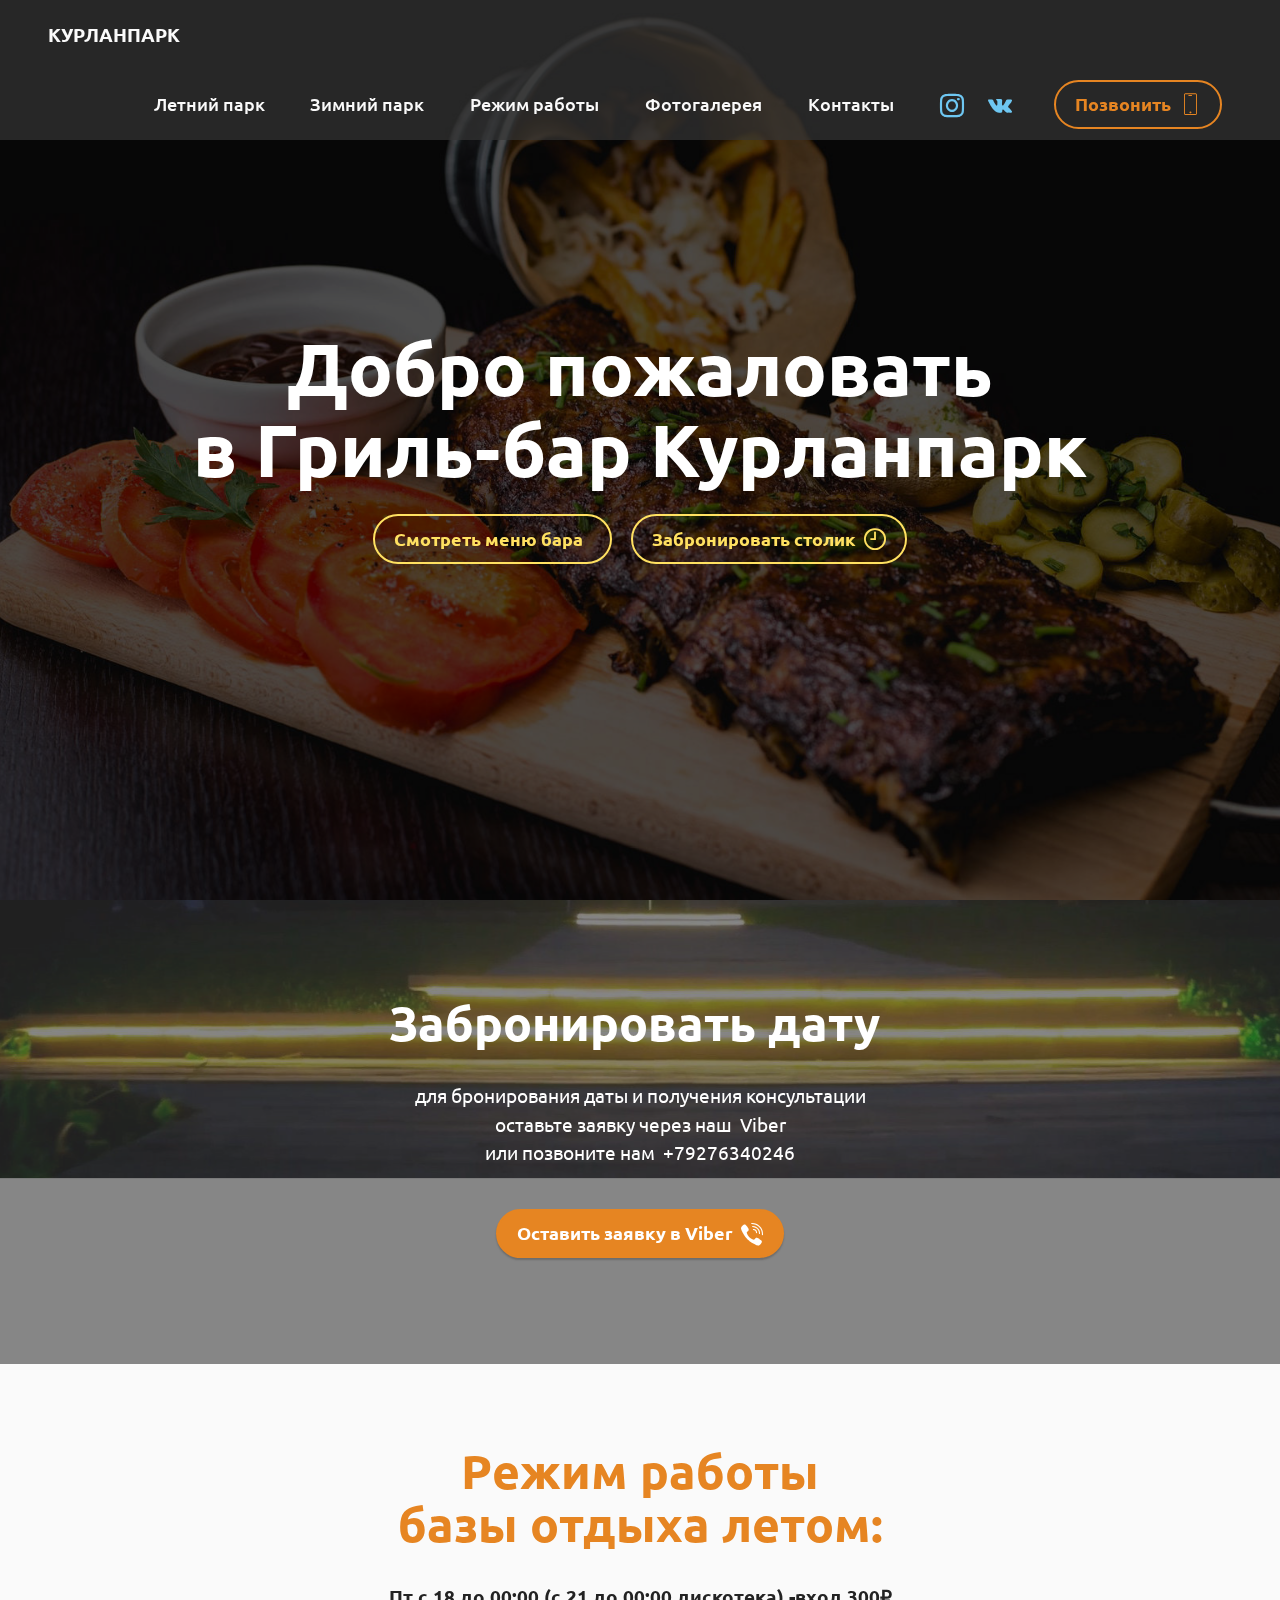
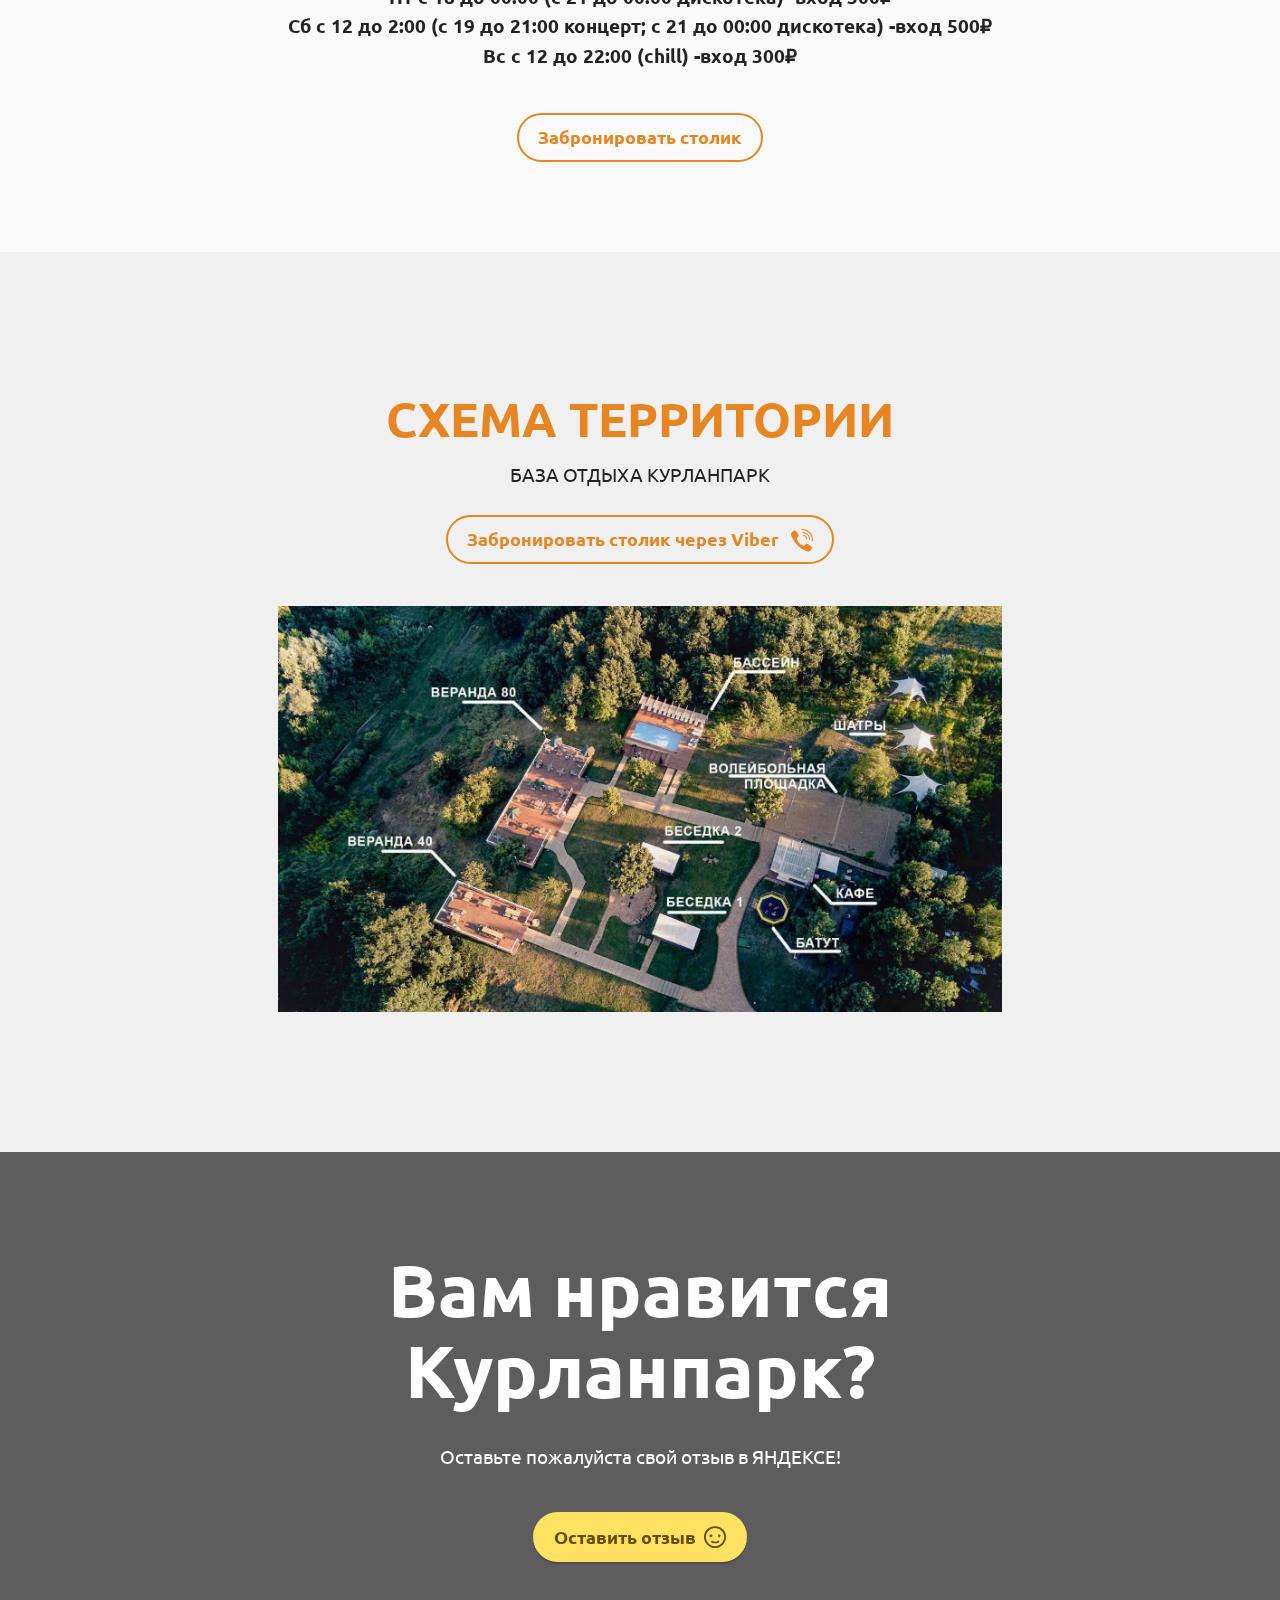
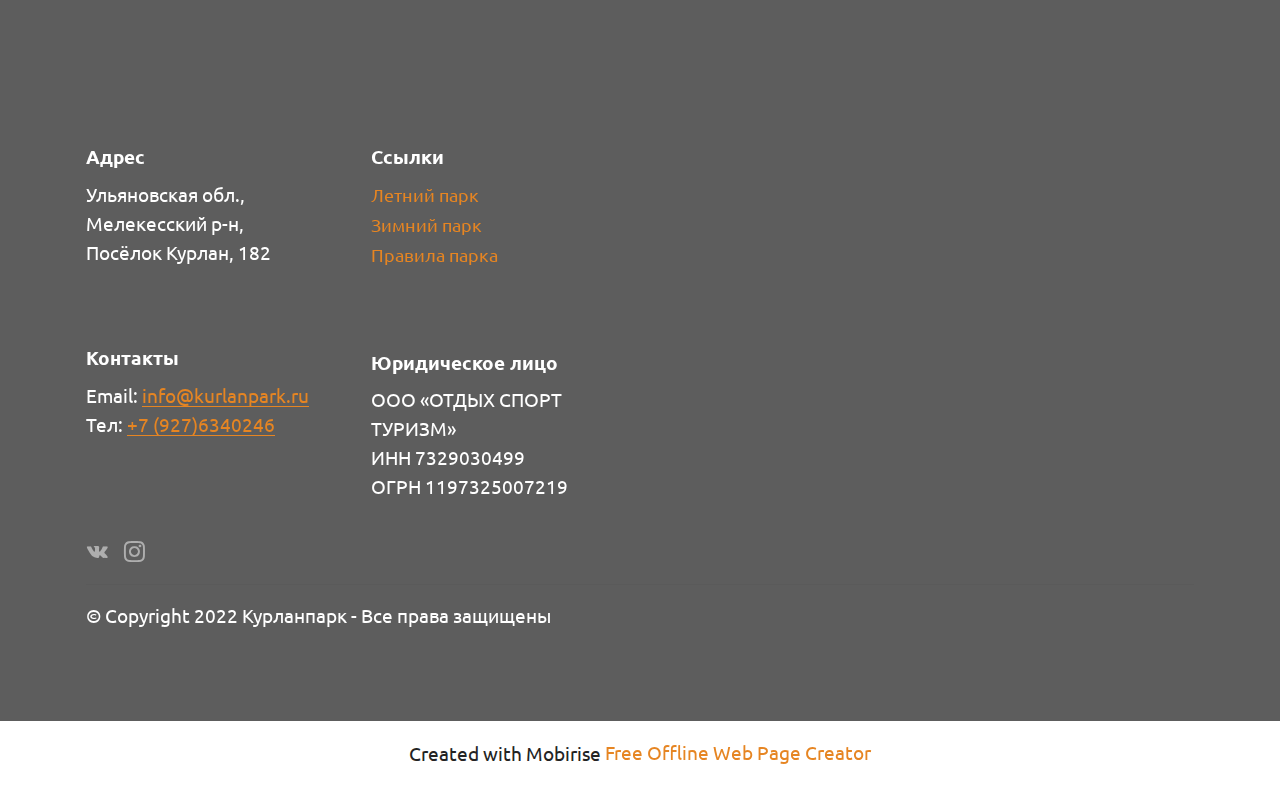
<file: leto/menu_grillbar_kurlanpark.html>
<!DOCTYPE html>
<html  lang="undefined">
<head>
  <!-- Site made with Mobirise Website Builder v5.6.11, https://mobirise.com -->
  <meta charset="UTF-8">
  <meta http-equiv="X-UA-Compatible" content="IE=edge">
  <meta name="generator" content="Mobirise v5.6.11, mobirise.com">
  <meta name="twitter:card" content="summary_large_image"/>
  <meta name="twitter:image:src" content="">
  <meta property="og:image" content="">
  <meta name="twitter:title" content="Меню гриль-бара">
  <meta name="viewport" content="width=device-width, initial-scale=1, minimum-scale=1">
  <link rel="shortcut icon" href="assets/images/tild6530-6132-4965-b966-353461303532-823x704-128x109.png" type="image/x-icon">
  <meta name="description" content="Курланпарк- лучшее место в 10 минутах от Димитровграда, где можно отметить день рождения, провести корпоратив на свежем воздухе, покупаться в бассейне отлично провести время! Цены">
  
  
  <title>Меню гриль-бара</title>
  <link rel="stylesheet" href="assets/web/assets/mobirise-icons2/mobirise2.css">
  <link rel="stylesheet" href="assets/web/assets/mobirise-icons/mobirise-icons.css">
  <link rel="stylesheet" href="assets/bootstrap/css/bootstrap.min.css">
  <link rel="stylesheet" href="assets/bootstrap/css/bootstrap-grid.min.css">
  <link rel="stylesheet" href="assets/bootstrap/css/bootstrap-reboot.min.css">
  <link rel="stylesheet" href="assets/parallax/jarallax.css">
  <link rel="stylesheet" href="assets/dropdown/css/style.css">
  <link rel="stylesheet" href="assets/socicon/css/styles.css">
  <link rel="stylesheet" href="assets/theme/css/style.css">
  <link rel="preload" href="https://fonts.googleapis.com/css?family=Ubuntu:300,300i,400,400i,500,500i,700,700i&display=swap" as="style" onload="this.onload=null;this.rel='stylesheet'">
  <noscript><link rel="stylesheet" href="https://fonts.googleapis.com/css?family=Ubuntu:300,300i,400,400i,500,500i,700,700i&display=swap"></noscript>
  <link rel="preload" as="style" href="assets/mobirise/css/mbr-additional.css"><link rel="stylesheet" href="assets/mobirise/css/mbr-additional.css" type="text/css">
  
  
  
  
</head>
<body>

<!-- Analytics -->
<!-- Yandex.Metrika counter -->
<script type="text/javascript" >
   (function(m,e,t,r,i,k,a){m[i]=m[i]||function(){(m[i].a=m[i].a||[]).push(arguments)};
   m[i].l=1*new Date();k=e.createElement(t),a=e.getElementsByTagName(t)[0],k.async=1,k.src=r,a.parentNode.insertBefore(k,a)})
   (window, document, "script", "https://mc.yandex.ru/metrika/tag.js", "ym");

   ym(56872975, "init", {
        clickmap:true,
        trackLinks:true,
        accurateTrackBounce:true
   });
</script>
<noscript><div><img src="https://mc.yandex.ru/watch/56872975" style="position:absolute; left:-9999px;" alt="" /></div></noscript>
<!-- /Yandex.Metrika counter -->


<script type="text/javascript" src="https://vk.com/js/api/openapi.js?162"></script>

<!-- VK Widget -->
<div id="vk_community_messages"></div>
<script type="text/javascript">
VK.Widgets.CommunityMessages("vk_community_messages", 174406622, {expandTimeout: "30000",tooltipButtonText: "Есть вопрос?"});
</script>
<!-- /Analytics -->


  
  <section data-bs-version="5.1" class="header6 cid-sz6xt7xPpr mbr-fullscreen mbr-parallax-background" id="header6-5l">

    

    <div class="mbr-overlay" style="opacity: 0.7; background-color: rgb(0, 0, 0);"></div>

    <div class="align-center container">
        <div class="row justify-content-center">
            <div class="col-12 col-lg-10">
                <h1 class="mbr-section-title mbr-fonts-style mbr-white mb-3 display-1"><strong>Добро пожаловать </strong><br><strong>в Гриль-бар Курланпарк</strong></h1>
                
                
                <div class="mbr-section-btn mt-3"><a class="btn btn-warning-outline display-4" href="assets/files/_2022_2.pdf"><span class="fa fa-file-pdf-o mbr-iconfont mbr-iconfont-btn"></span>Смотреть меню бара</a> <a class="btn btn-warning-outline display-4" href="menu_grillbar_kurlanpark.html#testimonials1-5f"><span class="mobi-mbri mobi-mbri-clock mbr-iconfont mbr-iconfont-btn"></span>Забронировать столик</a></div>
            </div>
        </div>
    </div>
</section>

<section data-bs-version="5.1" class="info3 cid-sz6wNAxnxh mbr-parallax-background" id="info3-5b">

    

    <div class="mbr-overlay" style="opacity: 0.6; background-color: rgb(53, 53, 53);">
    </div>

    <div class="container">
        <div class="row justify-content-center">
            <div class="card col-12 col-lg-10">
                <div class="card-wrapper">
                    <div class="card-box align-center">
                        <h4 class="card-title mbr-fonts-style align-center mb-4 display-2">
                            <strong>Забронировать дату&nbsp;</strong></h4>
                        <p class="mbr-text mbr-fonts-style mb-4 display-7">для бронирования даты и получения консультации <br>оставьте заявку через наш&nbsp; Viber<br>или позвоните нам&nbsp;&nbsp;+79276340246</p>
                        <div class="mbr-section-btn mt-3"><a class="btn btn-primary display-4" href="viber://chat?number=+79276340246"><span class="socicon socicon-viber mbr-iconfont mbr-iconfont-btn"></span>Оставить заявку в Viber</a></div>
                    </div>
                </div>
            </div>
        </div>
    </div>
</section>

<section data-bs-version="5.1" class="content4 cid-sz6wNCKA4y" id="content4-5e">
    
    
    <div class="container">
        <div class="row justify-content-center">
            <div class="title col-md-12 col-lg-10">
                <h3 class="mbr-section-title mbr-fonts-style align-center mb-4 display-2"><strong>Режим работы </strong><br><strong>базы отдыха летом:</strong></h3>
                <h4 class="mbr-section-subtitle align-center mbr-fonts-style mb-4 display-7"><strong>Пт с 18 до 00:00 (с 21 до 00:00 дискотека) -вход 300₽</strong><div><strong>Сб с 12 до 2:00 (с 19 до 21:00 концерт; с 21 до 00:00 дискотека) -вход 500₽</strong></div><div><strong>Вс с 12 до 22:00 (chill) -вход 300₽</strong></div></h4>
                <div class="mbr-section-btn align-center"><a class="btn btn-primary-outline display-4" href="viber://chat?number=+79276340246">Забронировать столик</a></div>
            </div>
        </div>
    </div>
</section>

<section data-bs-version="5.1" class="header10 cid-sz6wNDy6Cs mbr-fullscreen" id="header10-5g">

    

    

    <div class="align-center container-fluid">
        <div class="row justify-content-center">
            <div class="col-md-12 col-lg-9">
                <h1 class="mbr-section-title mbr-fonts-style mb-3 display-2"><strong>СХЕМА ТЕРРИТОРИИ</strong></h1>
                <p class="mbr-text mbr-fonts-style display-7">
                    БАЗА ОТДЫХА КУРЛАНПАРК</p>
                <div class="mbr-section-btn mt-3"><a class="btn btn-primary-outline display-4" href="viber://chat?number=+7 (927) 634-02-46"><span class="socicon socicon-viber mbr-iconfont mbr-iconfont-btn"></span>Забронировать столик через Viber&nbsp;</a></div>
                <div class="image-wrap mt-4">
                    <img src="assets/images/viber-2021-04-15-09-06-59-1600x898.jpg" alt="Курланпарк" title="">
                </div>
            </div>
        </div>
    </div>
</section>

<section data-bs-version="5.1" class="info3 cid-sz6wNGF605 mbr-parallax-background" id="info3-5j">

    

    <div class="mbr-overlay" style="opacity: 0.8; background-color: rgb(53, 53, 53);">
    </div>
    <div class="container">
        <div class="row justify-content-center">
            <div class="card col-12 col-lg-10">
                <div class="card-wrapper">
                    <div class="card-box align-center">
                        <h4 class="card-title mbr-fonts-style align-center mb-4 display-1"><strong>Вам нравится Курланпарк?</strong></h4>
                        <p class="mbr-text mbr-fonts-style mb-4 display-7">
                            Оставьте пожалуйста свой отзыв в ЯНДЕКСЕ!</p>
                        <div class="mbr-section-btn mt-3"><a class="btn btn-warning display-4" href="https://ya.cc/8kEhE"><span class="mobi-mbri mobi-mbri-smile-face mbr-iconfont mbr-iconfont-btn"></span>Оставить отзыв</a></div>
                    </div>
                </div>
            </div>
        </div>
    </div>
</section>

<section data-bs-version="5.1" class="footer6 cid-sz6wNH4d4h mbr-parallax-background" once="footers" id="footer6-5k">

    

    <div class="mbr-overlay" style="opacity: 0.8; background-color: rgb(53, 53, 53);"></div>

    <div class="container">
        <div class="row content mbr-white">
            <div class="col-12 col-md-3 mbr-fonts-style display-7">
                <h5 class="mbr-section-subtitle mbr-fonts-style mb-2 display-7"><strong>Адрес</strong></h5>
                <p class="mbr-text mbr-fonts-style display-7">Ульяновская обл., <br>Мелекесский р-н,
<br>Посёлок Курлан, 182</p> <br>
                <h5 class="mbr-section-subtitle mbr-fonts-style mb-2 mt-4 display-7">
                    <strong>Контакты</strong></h5>
                <p class="mbr-text mbr-fonts-style mb-4 display-7">
                    Email: <a href="mailto:info@kurlanpark.ru" class="text-primary">info@kurlanpark.ru</a>&nbsp;<br>
                    Тел: <a href="tel:+79276340246" class="text-primary">+7 (927)6340246</a>&nbsp;<br><br></p>
            </div>
            <div class="col-12 col-md-3 mbr-fonts-style display-7">
                <h5 class="mbr-section-subtitle mbr-fonts-style mb-2 display-7">
                    <strong>Ссылки</strong></h5>
                <ul class="list mbr-fonts-style mb-4 display-4">
                    <li class="mbr-text item-wrap"><a href="kurlanpark_leto.html" class="text-primary">Летний парк</a></li>
                    <li class="mbr-text item-wrap"><a href="kurlanpark_zima.html" class="text-primary">Зимний&nbsp;парк</a></li><li class="mbr-text item-wrap"><a href="assets/files/pravila_kurlanpark.pdf" class="text-primary">Правила парка</a></li>
                    <li class="mbr-text item-wrap"><br></li>
                </ul>
                <h5 class="mbr-section-subtitle mbr-fonts-style mb-2 mt-5 display-7"><strong>Юридическое лицо</strong></h5>
                <p class="mbr-text mbr-fonts-style mb-4 display-7">ООО «ОТДЫХ СПОРТ ТУРИЗМ»
<br>ИНН 7329030499
<br>ОГРН 1197325007219</p>
            </div>
            <div class="col-12 col-md-6">
                <div class="google-map"><iframe frameborder="0" style="border:0" src="https://www.google.com/maps/embed/v1/place?key=AIzaSyDk89J4FSunMF33ruMVWJaJht_Ro0kvoXs&amp;q= Россияпоселок Курлан, улица Курлан, 182" allowfullscreen=""></iframe></div>
            </div>
            <div class="col-md-6">
                <div class="social-list align-left">
                    <div class="soc-item">
                        <a href="https://vk.com/kurlanpark" target="_blank">
                            <span class="mbr-iconfont mbr-iconfont-social socicon-vkontakte socicon"></span>
                        </a>
                    </div>
                    <div class="soc-item">
                        <a href="https://www.instagram.com/kurlanpark" target="_blank">
                            <span class="mbr-iconfont mbr-iconfont-social socicon-instagram socicon"></span>
                        </a>
                    </div>
                    
                    
                    
                    
                </div>
            </div>
        </div>
        <div class="footer-lower">
            <div class="media-container-row">
                <div class="col-sm-12">
                    <hr>
                </div>
            </div>
            <div class="col-sm-12 copyright pl-0">
                <p class="mbr-text mbr-fonts-style mbr-white display-7">
                    © Copyright 2022 Курланпарк - Все права защищены</p>
            </div>
        </div>
    </div>
</section>

<section data-bs-version="5.1" class="menu menu2 cid-sKwjw47rBB" once="menu" id="menu2-62">
    
    <nav class="navbar navbar-dropdown navbar-fixed-top navbar-expand-lg">
        <div class="container-fluid">
            <div class="navbar-brand">
                
                <span class="navbar-caption-wrap"><a class="navbar-caption text-white display-7" href="https://kurlanpark.ru/">КУРЛАНПАРК</a></span>
            </div>
            <button class="navbar-toggler" type="button" data-toggle="collapse" data-bs-toggle="collapse" data-target="#navbarSupportedContent" data-bs-target="#navbarSupportedContent" aria-controls="navbarNavAltMarkup" aria-expanded="false" aria-label="Toggle navigation">
                <div class="hamburger">
                    <span></span>
                    <span></span>
                    <span></span>
                    <span></span>
                </div>
            </button>
            <div class="collapse navbar-collapse" id="navbarSupportedContent">
                <ul class="navbar-nav nav-dropdown" data-app-modern-menu="true"><li class="nav-item"><a class="nav-link link text-white text-primary display-4" href="index.html">Летний парк</a></li><li class="nav-item"><a class="nav-link link text-white text-primary display-4" href="https://kurlanpark.ru/zima/kurlanpark_zima.html" target="_blank">Зимний парк</a></li>
                    <li class="nav-item"><a class="nav-link link text-white text-primary display-4" href="index.html#content4-8n">
                            Режим работы</a></li><li class="nav-item"><a class="nav-link link text-white text-primary display-4" href="index.html#gallery2-9d">Фотогалерея</a></li>
                    <li class="nav-item"><a class="nav-link link text-white text-primary display-4" href="index.html#footer6-1f">Контакты</a>
                    </li></ul>
                <div class="icons-menu">
                    <a class="iconfont-wrapper" href="https://www.instagram.com/kurlanpark/" target="_blank">
                        <span class="p-2 mbr-iconfont socicon-instagram socicon" style="color: rgb(110, 199, 242); fill: rgb(110, 199, 242);"></span>
                    </a>
                    <a class="iconfont-wrapper" href="https://vk.com/kurlanpark" target="_blank">
                        <span class="p-2 mbr-iconfont socicon-vkontakte socicon" style="color: rgb(110, 199, 242); fill: rgb(110, 199, 242);"></span>
                    </a>
                    
                    
                </div>
                <div class="navbar-buttons mbr-section-btn"><a class="btn btn-primary-outline display-4" href="tel:+79276340246"><span class="mbri-mobile mbr-iconfont mbr-iconfont-btn"></span>
                        Позвонить</a></div>
            </div>
        </div>
    </nav>
</section><section class="display-7" style="padding: 0;align-items: center;justify-content: center;flex-wrap: wrap;    align-content: center;display: flex;position: relative;height: 4rem;"><a href="https://mobiri.se/763926" style="flex: 1 1;height: 4rem;position: absolute;width: 100%;z-index: 1;"><img alt="" style="height: 4rem;" src="[data-uri]"></a><p style="margin: 0;text-align: center;" class="display-7">Created with Mobirise &#8204;</p><a style="z-index:1" href="https://mobirise.com/offline-website-builder.html">Free Offline Web Page Creator</a></section><script src="assets/bootstrap/js/bootstrap.bundle.min.js"></script>  <script src="assets/parallax/jarallax.js"></script>  <script src="assets/smoothscroll/smooth-scroll.js"></script>  <script src="assets/ytplayer/index.js"></script>  <script src="assets/dropdown/js/navbar-dropdown.js"></script>  <script src="assets/theme/js/script.js"></script>  
  
  
 <div id="scrollToTop" class="scrollToTop mbr-arrow-up"><a style="text-align: center;"><i class="mbr-arrow-up-icon mbr-arrow-up-icon-cm cm-icon cm-icon-smallarrow-up"></i></a></div>
  </body>
</html>
</file>
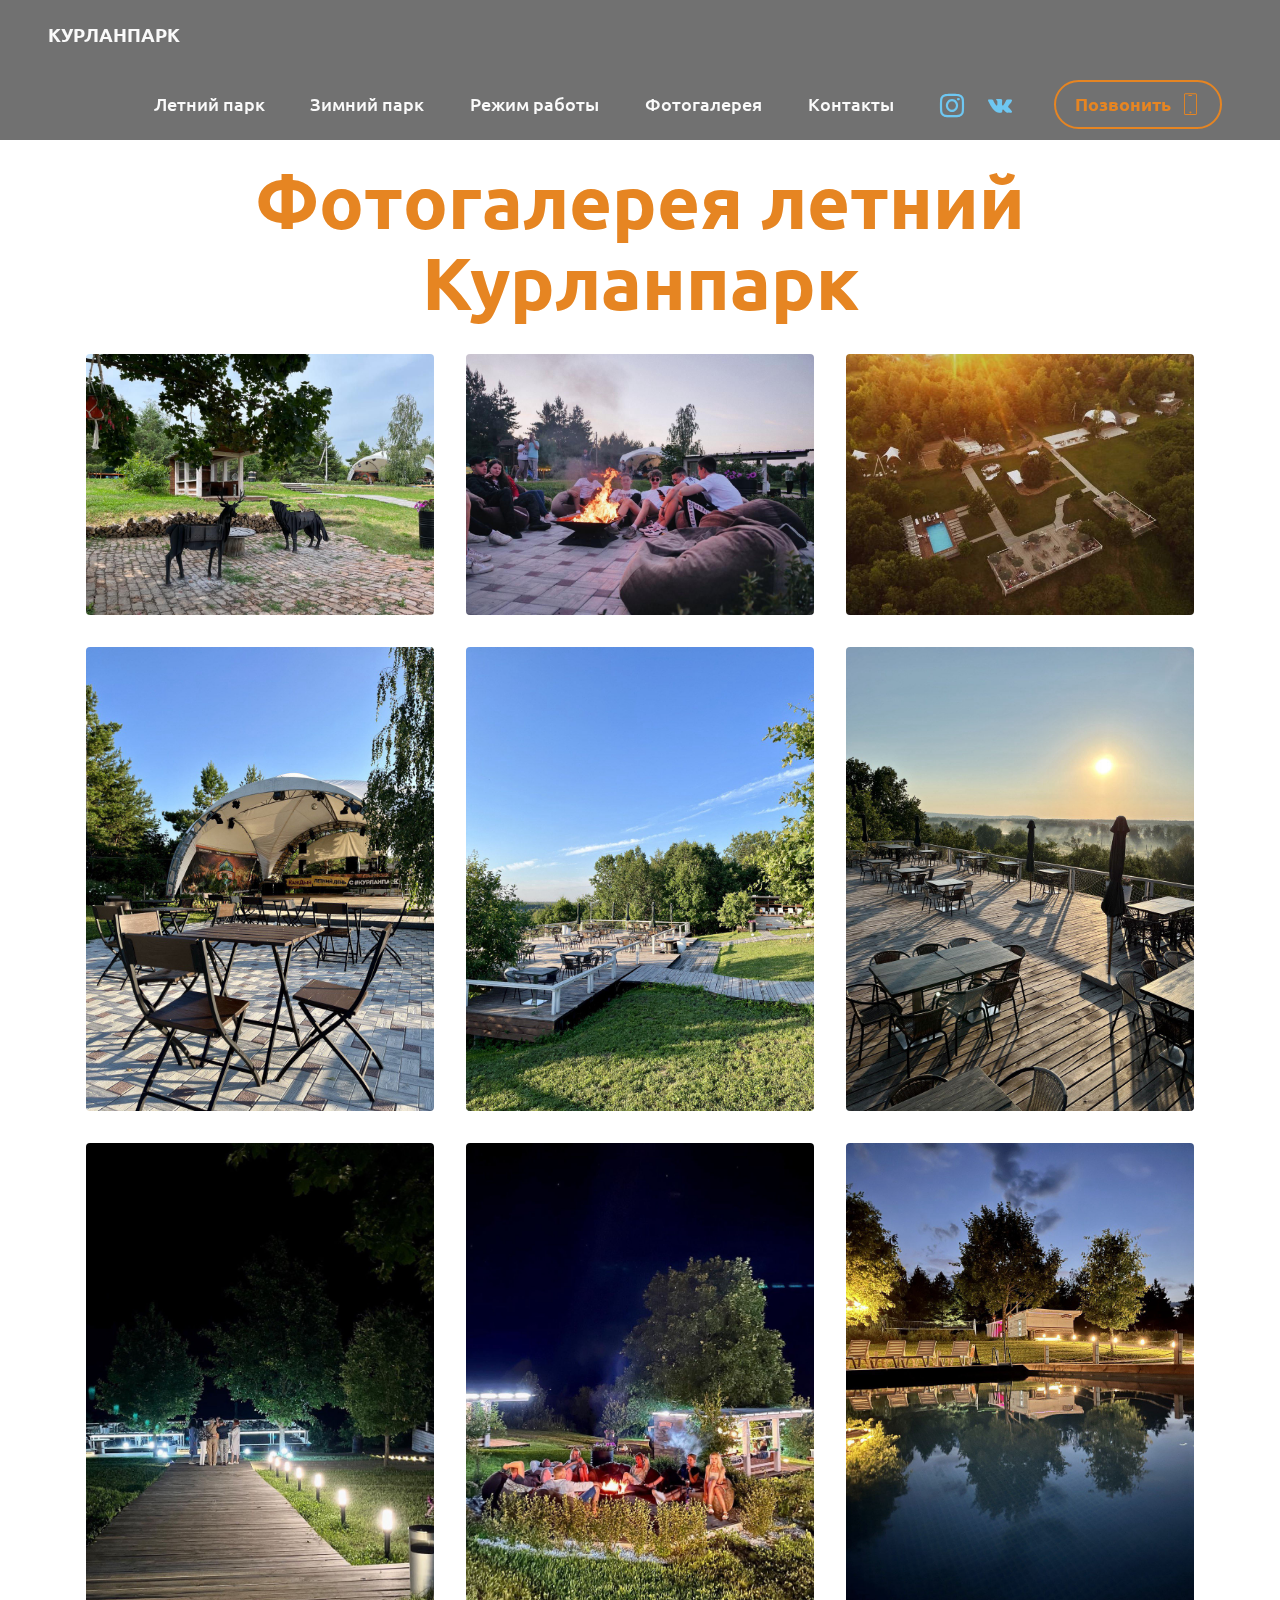
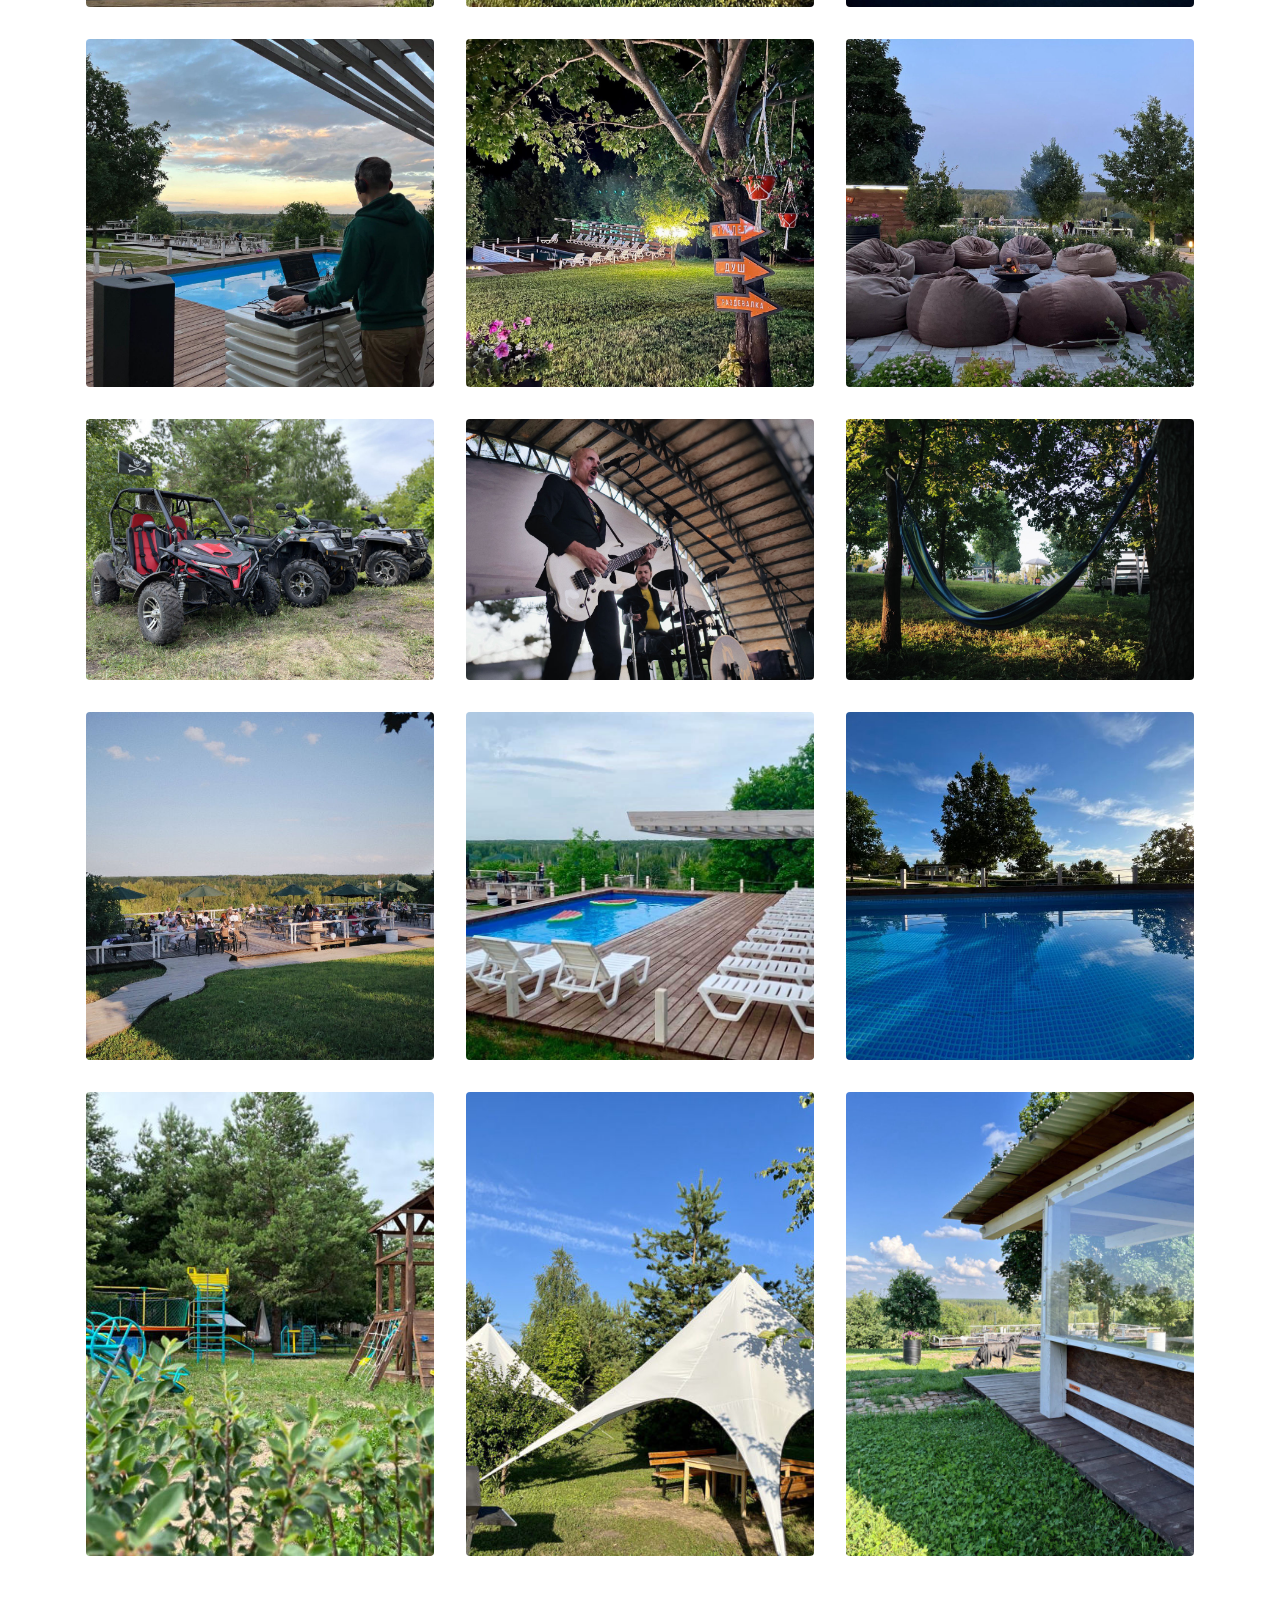
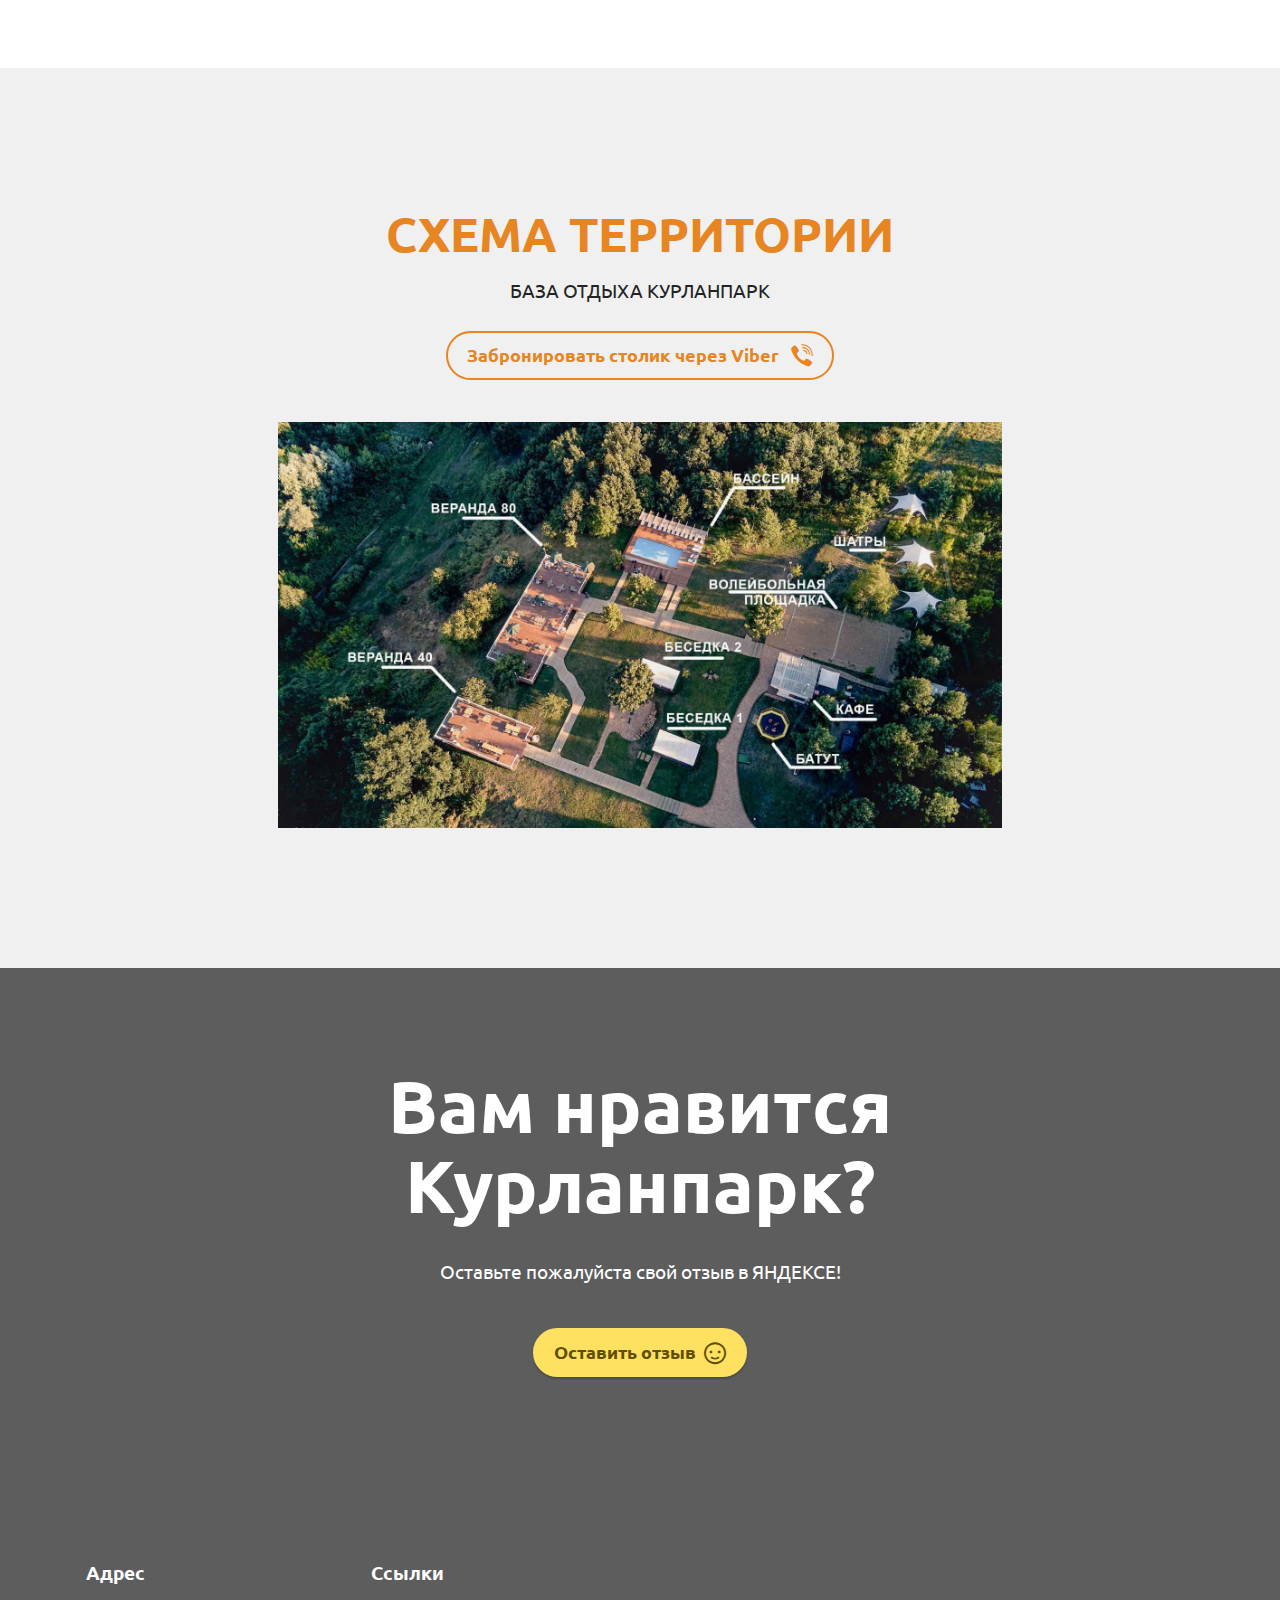
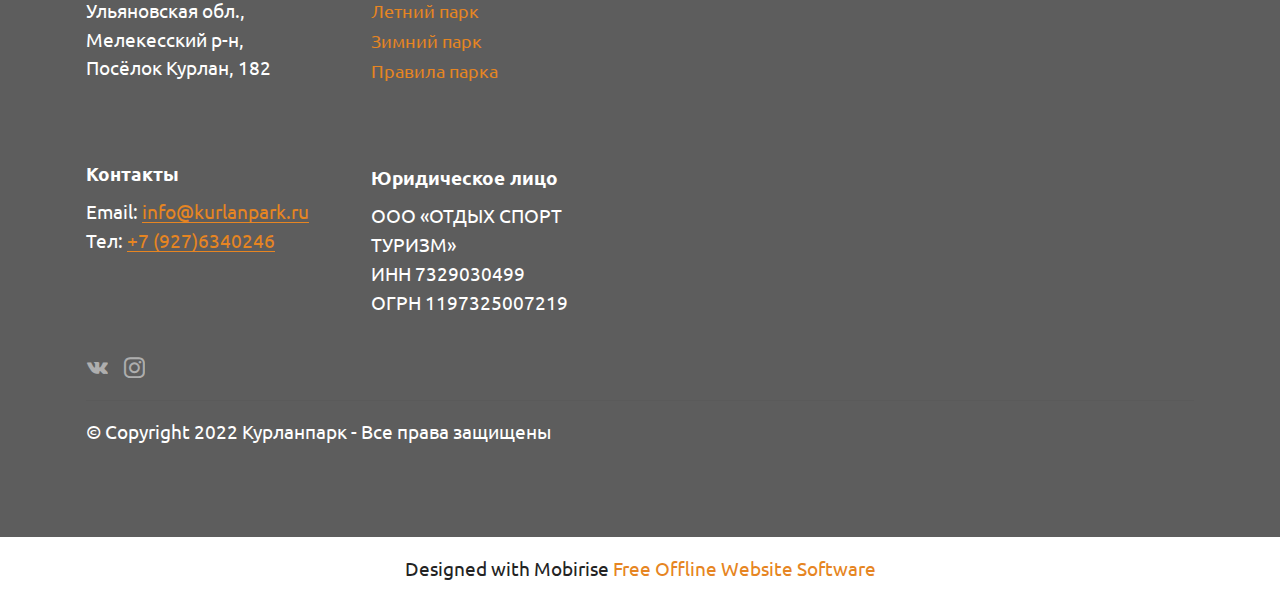
<file: leto/photogallery_summer.html>
<!DOCTYPE html>
<html  lang="undefined">
<head>
  <!-- Site made with Mobirise Website Builder v5.6.11, https://mobirise.com -->
  <meta charset="UTF-8">
  <meta http-equiv="X-UA-Compatible" content="IE=edge">
  <meta name="generator" content="Mobirise v5.6.11, mobirise.com">
  <meta name="twitter:card" content="summary_large_image"/>
  <meta name="twitter:image:src" content="">
  <meta property="og:image" content="">
  <meta name="twitter:title" content="Фотогалерея летнего парка">
  <meta name="viewport" content="width=device-width, initial-scale=1, minimum-scale=1">
  <link rel="shortcut icon" href="assets/images/tild6530-6132-4965-b966-353461303532-823x704-128x109.png" type="image/x-icon">
  <meta name="description" content="Курланпарк- лучшее место в 10 минутах от Димитровграда, где можно отметить день рождения, провести корпоратив на свежем воздухе, покупаться в бассейне отлично провести время! Цены">
  
  
  <title>Фотогалерея летнего парка</title>
  <link rel="stylesheet" href="assets/web/assets/mobirise-icons2/mobirise2.css">
  <link rel="stylesheet" href="assets/web/assets/mobirise-icons/mobirise-icons.css">
  <link rel="stylesheet" href="assets/bootstrap/css/bootstrap.min.css">
  <link rel="stylesheet" href="assets/bootstrap/css/bootstrap-grid.min.css">
  <link rel="stylesheet" href="assets/bootstrap/css/bootstrap-reboot.min.css">
  <link rel="stylesheet" href="assets/parallax/jarallax.css">
  <link rel="stylesheet" href="assets/dropdown/css/style.css">
  <link rel="stylesheet" href="assets/socicon/css/styles.css">
  <link rel="stylesheet" href="assets/theme/css/style.css">
  <link rel="preload" href="https://fonts.googleapis.com/css?family=Ubuntu:300,300i,400,400i,500,500i,700,700i&display=swap" as="style" onload="this.onload=null;this.rel='stylesheet'">
  <noscript><link rel="stylesheet" href="https://fonts.googleapis.com/css?family=Ubuntu:300,300i,400,400i,500,500i,700,700i&display=swap"></noscript>
  <link rel="preload" as="style" href="assets/mobirise/css/mbr-additional.css"><link rel="stylesheet" href="assets/mobirise/css/mbr-additional.css" type="text/css">
  
  
  
  
</head>
<body>

<!-- Analytics -->
<!-- Yandex.Metrika counter -->
<script type="text/javascript" >
   (function(m,e,t,r,i,k,a){m[i]=m[i]||function(){(m[i].a=m[i].a||[]).push(arguments)};
   m[i].l=1*new Date();k=e.createElement(t),a=e.getElementsByTagName(t)[0],k.async=1,k.src=r,a.parentNode.insertBefore(k,a)})
   (window, document, "script", "https://mc.yandex.ru/metrika/tag.js", "ym");

   ym(56872975, "init", {
        clickmap:true,
        trackLinks:true,
        accurateTrackBounce:true
   });
</script>
<noscript><div><img src="https://mc.yandex.ru/watch/56872975" style="position:absolute; left:-9999px;" alt="" /></div></noscript>
<!-- /Yandex.Metrika counter -->


<script type="text/javascript" src="https://vk.com/js/api/openapi.js?162"></script>

<!-- VK Widget -->
<div id="vk_community_messages"></div>
<script type="text/javascript">
VK.Widgets.CommunityMessages("vk_community_messages", 174406622, {expandTimeout: "30000",tooltipButtonText: "Есть вопрос?"});
</script>
<!-- /Analytics -->


  
  <section data-bs-version="5.1" class="gallery1 cid-t2fBMCuzDD" id="gallery1-9c">
    
    
    <div class="container">
        <div class="mbr-section-head">
            <h4 class="mbr-section-title mbr-fonts-style align-center mb-0 display-1">
                <strong>Фотогалерея летний Курланпарк</strong></h4>
            
        </div>
        <div class="row mt-4">
            <div class="item features-image сol-12 col-md-6 col-lg-4">
                <div class="item-wrapper">
                    <div class="item-img">
                        <img src="assets/images/1939889c-3e83-45cc-92b6-dafbdc78d101-1024x768.jpg" alt="">
                    </div>
                    
                    
                </div>
            </div>
            <div class="item features-image сol-12 col-md-6 col-lg-4">
                <div class="item-wrapper">
                    <div class="item-img">
                        <img src="assets/images/c14f818f-f662-4076-810c-23ab146ef7a9-1024x768.jpg" alt="">
                    </div>
                    
                    
                </div>
            </div>
            <div class="item features-image сol-12 col-md-6 col-lg-4">
                <div class="item-wrapper">
                    <div class="item-img">
                        <img src="assets/images/ampvdvlaf6e-816x459.jpg" alt="">
                    </div>
                    
                    
                </div>
            </div><div class="item features-image сol-12 col-md-6 col-lg-4">
                <div class="item-wrapper">
                    <div class="item-img">
                        <img src="assets/images/photo-2022-07-29-08-53-19-3-960x1280.jpg" alt="">
                    </div>
                    
                    
                </div>
            </div><div class="item features-image сol-12 col-md-6 col-lg-4">
                <div class="item-wrapper">
                    <div class="item-img">
                        <img src="assets/images/photo-2022-07-29-08-53-19-2-960x1280.jpg" alt="">
                    </div>
                    
                    
                </div>
            </div><div class="item features-image сol-12 col-md-6 col-lg-4">
                <div class="item-wrapper">
                    <div class="item-img">
                        <img src="assets/images/photo-2022-07-29-08-53-56-3-960x1280.jpg" alt="">
                    </div>
                    
                    
                </div>
            </div><div class="item features-image сol-12 col-md-6 col-lg-4">
                <div class="item-wrapper">
                    <div class="item-img">
                        <img src="assets/images/photo-2022-07-29-08-57-22-5-1139x1139.jpg" alt="">
                    </div>
                    
                    
                </div>
            </div><div class="item features-image сol-12 col-md-6 col-lg-4">
                <div class="item-wrapper">
                    <div class="item-img">
                        <img src="assets/images/photo-2022-07-29-08-57-22-4-1139x1139.jpg" alt="">
                    </div>
                    
                    
                </div>
            </div><div class="item features-image сol-12 col-md-6 col-lg-4">
                <div class="item-wrapper">
                    <div class="item-img">
                        <img src="assets/images/photo-2022-07-29-08-53-55-2-960x1280.jpg" alt="">
                    </div>
                    
                    
                </div>
            </div><div class="item features-image сol-12 col-md-6 col-lg-4">
                <div class="item-wrapper">
                    <div class="item-img">
                        <img src="assets/images/photo-2022-07-29-08-57-22-1139x1138.jpg" alt="">
                    </div>
                    
                    
                </div>
            </div><div class="item features-image сol-12 col-md-6 col-lg-4">
                <div class="item-wrapper">
                    <div class="item-img">
                        <img src="assets/images/photo-2022-07-29-08-57-23-1139x1138.jpg" alt="">
                    </div>
                    
                    
                </div>
            </div><div class="item features-image сol-12 col-md-6 col-lg-4">
                <div class="item-wrapper">
                    <div class="item-img">
                        <img src="assets/images/photo-2022-07-29-08-57-22-3-1139x1138.jpg" alt="">
                    </div>
                    
                    
                </div>
            </div><div class="item features-image сol-12 col-md-6 col-lg-4">
                <div class="item-wrapper">
                    <div class="item-img">
                        <img src="assets/images/photo-2022-07-29-09-00-34-2-1139x854.jpg" alt="">
                    </div>
                    
                    
                </div>
            </div><div class="item features-image сol-12 col-md-6 col-lg-4">
                <div class="item-wrapper">
                    <div class="item-img">
                        <img src="assets/images/vugxww7cpe0-1139x854.jpg" alt="">
                    </div>
                    
                    
                </div>
            </div><div class="item features-image сol-12 col-md-6 col-lg-4">
                <div class="item-wrapper">
                    <div class="item-img">
                        <img src="assets/images/oefy2k9u0za-1139x854.jpg" alt="">
                    </div>
                    
                    
                </div>
            </div><div class="item features-image сol-12 col-md-6 col-lg-4">
                <div class="item-wrapper">
                    <div class="item-img">
                        <img src="assets/images/ozbgds-ruq8-816x612.jpg" alt="">
                    </div>
                    
                    
                </div>
            </div><div class="item features-image сol-12 col-md-6 col-lg-4">
                <div class="item-wrapper">
                    <div class="item-img">
                        <img src="assets/images/cjd52-a3fkc-717x717.jpg" alt="">
                    </div>
                    
                    
                </div>
            </div><div class="item features-image сol-12 col-md-6 col-lg-4">
                <div class="item-wrapper">
                    <div class="item-img">
                        <img src="assets/images/b11014b0-4415-4f70-be43-0b4cbf312b5f-816x612.jpg" alt="">
                    </div>
                    
                    
                </div>
            </div><div class="item features-image сol-12 col-md-6 col-lg-4">
                <div class="item-wrapper">
                    <div class="item-img">
                        <img src="assets/images/25cb70ce-cd23-45bd-97e3-4c7181155537-816x612.jpg" alt="">
                    </div>
                    
                    
                </div>
            </div><div class="item features-image сol-12 col-md-6 col-lg-4">
                <div class="item-wrapper">
                    <div class="item-img">
                        <img src="assets/images/photo-2022-07-29-08-51-54-816x612.jpg" alt="">
                    </div>
                    
                    
                </div>
            </div><div class="item features-image сol-12 col-md-6 col-lg-4">
                <div class="item-wrapper">
                    <div class="item-img">
                        <img src="assets/images/photo-2022-07-29-08-56-34-4-816x1088.jpg" alt="">
                    </div>
                    
                    
                </div>
            </div>
            
        </div>
    </div>
</section>

<section data-bs-version="5.1" class="header10 cid-t2fBCUcYDu mbr-fullscreen" id="header10-98">

    

    

    <div class="align-center container-fluid">
        <div class="row justify-content-center">
            <div class="col-md-12 col-lg-9">
                <h1 class="mbr-section-title mbr-fonts-style mb-3 display-2"><strong>СХЕМА ТЕРРИТОРИИ</strong></h1>
                <p class="mbr-text mbr-fonts-style display-7">
                    БАЗА ОТДЫХА КУРЛАНПАРК</p>
                <div class="mbr-section-btn mt-3"><a class="btn btn-primary-outline display-4" href="viber://chat?number=+7 (927) 634-02-46"><span class="socicon socicon-viber mbr-iconfont mbr-iconfont-btn"></span>Забронировать столик через Viber&nbsp;</a></div>
                <div class="image-wrap mt-4">
                    <img src="assets/images/viber-2021-04-15-09-06-59-1600x898.jpg" alt="Курланпарк" title="">
                </div>
            </div>
        </div>
    </div>
</section>

<section data-bs-version="5.1" class="info3 cid-t2fBCUX6Ft mbr-parallax-background" id="info3-99">

    

    <div class="mbr-overlay" style="opacity: 0.8; background-color: rgb(53, 53, 53);">
    </div>
    <div class="container">
        <div class="row justify-content-center">
            <div class="card col-12 col-lg-10">
                <div class="card-wrapper">
                    <div class="card-box align-center">
                        <h4 class="card-title mbr-fonts-style align-center mb-4 display-1"><strong>Вам нравится Курланпарк?</strong></h4>
                        <p class="mbr-text mbr-fonts-style mb-4 display-7">
                            Оставьте пожалуйста свой отзыв в ЯНДЕКСЕ!</p>
                        <div class="mbr-section-btn mt-3"><a class="btn btn-warning display-4" href="https://ya.cc/8kEhE"><span class="mobi-mbri mobi-mbri-smile-face mbr-iconfont mbr-iconfont-btn"></span>Оставить отзыв</a></div>
                    </div>
                </div>
            </div>
        </div>
    </div>
</section>

<section data-bs-version="5.1" class="footer6 cid-t2fBCWvgeO mbr-parallax-background" once="footers" id="footer6-9a">

    

    <div class="mbr-overlay" style="opacity: 0.8; background-color: rgb(53, 53, 53);"></div>

    <div class="container">
        <div class="row content mbr-white">
            <div class="col-12 col-md-3 mbr-fonts-style display-7">
                <h5 class="mbr-section-subtitle mbr-fonts-style mb-2 display-7"><strong>Адрес</strong></h5>
                <p class="mbr-text mbr-fonts-style display-7">Ульяновская обл., <br>Мелекесский р-н,
<br>Посёлок Курлан, 182</p> <br>
                <h5 class="mbr-section-subtitle mbr-fonts-style mb-2 mt-4 display-7">
                    <strong>Контакты</strong></h5>
                <p class="mbr-text mbr-fonts-style mb-4 display-7">
                    Email: <a href="mailto:info@kurlanpark.ru" class="text-primary">info@kurlanpark.ru</a>&nbsp;<br>
                    Тел: <a href="tel:+79276340246" class="text-primary">+7 (927)6340246</a>&nbsp;<br><br></p>
            </div>
            <div class="col-12 col-md-3 mbr-fonts-style display-7">
                <h5 class="mbr-section-subtitle mbr-fonts-style mb-2 display-7">
                    <strong>Ссылки</strong></h5>
                <ul class="list mbr-fonts-style mb-4 display-4">
                    <li class="mbr-text item-wrap"><a href="kurlanpark_leto.html" class="text-primary">Летний парк</a></li>
                    <li class="mbr-text item-wrap"><a href="kurlanpark_zima.html" class="text-primary">Зимний&nbsp;парк</a></li><li class="mbr-text item-wrap"><a href="assets/files/pravila_kurlanpark.pdf" class="text-primary">Правила парка</a></li>
                    <li class="mbr-text item-wrap"><br></li>
                </ul>
                <h5 class="mbr-section-subtitle mbr-fonts-style mb-2 mt-5 display-7"><strong>Юридическое лицо</strong></h5>
                <p class="mbr-text mbr-fonts-style mb-4 display-7">ООО «ОТДЫХ СПОРТ ТУРИЗМ»
<br>ИНН 7329030499
<br>ОГРН 1197325007219</p>
            </div>
            <div class="col-12 col-md-6">
                <div class="google-map"><iframe frameborder="0" style="border:0" src="https://www.google.com/maps/embed/v1/place?key=AIzaSyDk89J4FSunMF33ruMVWJaJht_Ro0kvoXs&amp;q= Россияпоселок Курлан, улица Курлан, 182" allowfullscreen=""></iframe></div>
            </div>
            <div class="col-md-6">
                <div class="social-list align-left">
                    <div class="soc-item">
                        <a href="https://vk.com/kurlanpark" target="_blank">
                            <span class="mbr-iconfont mbr-iconfont-social socicon-vkontakte socicon"></span>
                        </a>
                    </div>
                    <div class="soc-item">
                        <a href="https://www.instagram.com/kurlanpark" target="_blank">
                            <span class="mbr-iconfont mbr-iconfont-social socicon-instagram socicon"></span>
                        </a>
                    </div>
                    
                    
                    
                    
                </div>
            </div>
        </div>
        <div class="footer-lower">
            <div class="media-container-row">
                <div class="col-sm-12">
                    <hr>
                </div>
            </div>
            <div class="col-sm-12 copyright pl-0">
                <p class="mbr-text mbr-fonts-style mbr-white display-7">
                    © Copyright 2022 Курланпарк - Все права защищены</p>
            </div>
        </div>
    </div>
</section>

<section data-bs-version="5.1" class="menu menu2 cid-t2fBD07nej" once="menu" id="menu2-9b">
    
    <nav class="navbar navbar-dropdown navbar-fixed-top navbar-expand-lg">
        <div class="container-fluid">
            <div class="navbar-brand">
                
                <span class="navbar-caption-wrap"><a class="navbar-caption text-white display-7" href="https://kurlanpark.ru/">КУРЛАНПАРК</a></span>
            </div>
            <button class="navbar-toggler" type="button" data-toggle="collapse" data-bs-toggle="collapse" data-target="#navbarSupportedContent" data-bs-target="#navbarSupportedContent" aria-controls="navbarNavAltMarkup" aria-expanded="false" aria-label="Toggle navigation">
                <div class="hamburger">
                    <span></span>
                    <span></span>
                    <span></span>
                    <span></span>
                </div>
            </button>
            <div class="collapse navbar-collapse" id="navbarSupportedContent">
                <ul class="navbar-nav nav-dropdown" data-app-modern-menu="true"><li class="nav-item"><a class="nav-link link text-white text-primary display-4" href="index.html">Летний парк</a></li><li class="nav-item"><a class="nav-link link text-white text-primary display-4" href="https://kurlanpark.ru/zima/kurlanpark_zima.html" target="_blank">Зимний парк</a></li>
                    <li class="nav-item"><a class="nav-link link text-white text-primary display-4" href="index.html#content4-8n">
                            Режим работы</a></li><li class="nav-item"><a class="nav-link link text-white text-primary display-4" href="index.html#gallery2-9d">Фотогалерея</a></li>
                    <li class="nav-item"><a class="nav-link link text-white text-primary display-4" href="index.html#footer6-1f">Контакты</a>
                    </li></ul>
                <div class="icons-menu">
                    <a class="iconfont-wrapper" href="https://www.instagram.com/kurlanpark/" target="_blank">
                        <span class="p-2 mbr-iconfont socicon-instagram socicon" style="color: rgb(110, 199, 242); fill: rgb(110, 199, 242);"></span>
                    </a>
                    <a class="iconfont-wrapper" href="https://vk.com/kurlanpark" target="_blank">
                        <span class="p-2 mbr-iconfont socicon-vkontakte socicon" style="color: rgb(110, 199, 242); fill: rgb(110, 199, 242);"></span>
                    </a>
                    
                    
                </div>
                <div class="navbar-buttons mbr-section-btn"><a class="btn btn-primary-outline display-4" href="tel:+79276340246"><span class="mbri-mobile mbr-iconfont mbr-iconfont-btn"></span>
                        Позвонить</a></div>
            </div>
        </div>
    </nav>
</section><section class="display-7" style="padding: 0;align-items: center;justify-content: center;flex-wrap: wrap;    align-content: center;display: flex;position: relative;height: 4rem;"><a href="https://mobiri.se/763926" style="flex: 1 1;height: 4rem;position: absolute;width: 100%;z-index: 1;"><img alt="" style="height: 4rem;" src="[data-uri]"></a><p style="margin: 0;text-align: center;" class="display-7">Designed with Mobirise &#8204;</p><a style="z-index:1" href="https://mobirise.com/offline-website-builder.html">Free Offline Website Software</a></section><script src="assets/bootstrap/js/bootstrap.bundle.min.js"></script>  <script src="assets/parallax/jarallax.js"></script>  <script src="assets/smoothscroll/smooth-scroll.js"></script>  <script src="assets/ytplayer/index.js"></script>  <script src="assets/dropdown/js/navbar-dropdown.js"></script>  <script src="assets/theme/js/script.js"></script>  
  
  
 <div id="scrollToTop" class="scrollToTop mbr-arrow-up"><a style="text-align: center;"><i class="mbr-arrow-up-icon mbr-arrow-up-icon-cm cm-icon cm-icon-smallarrow-up"></i></a></div>
  </body>
</html>
</file>
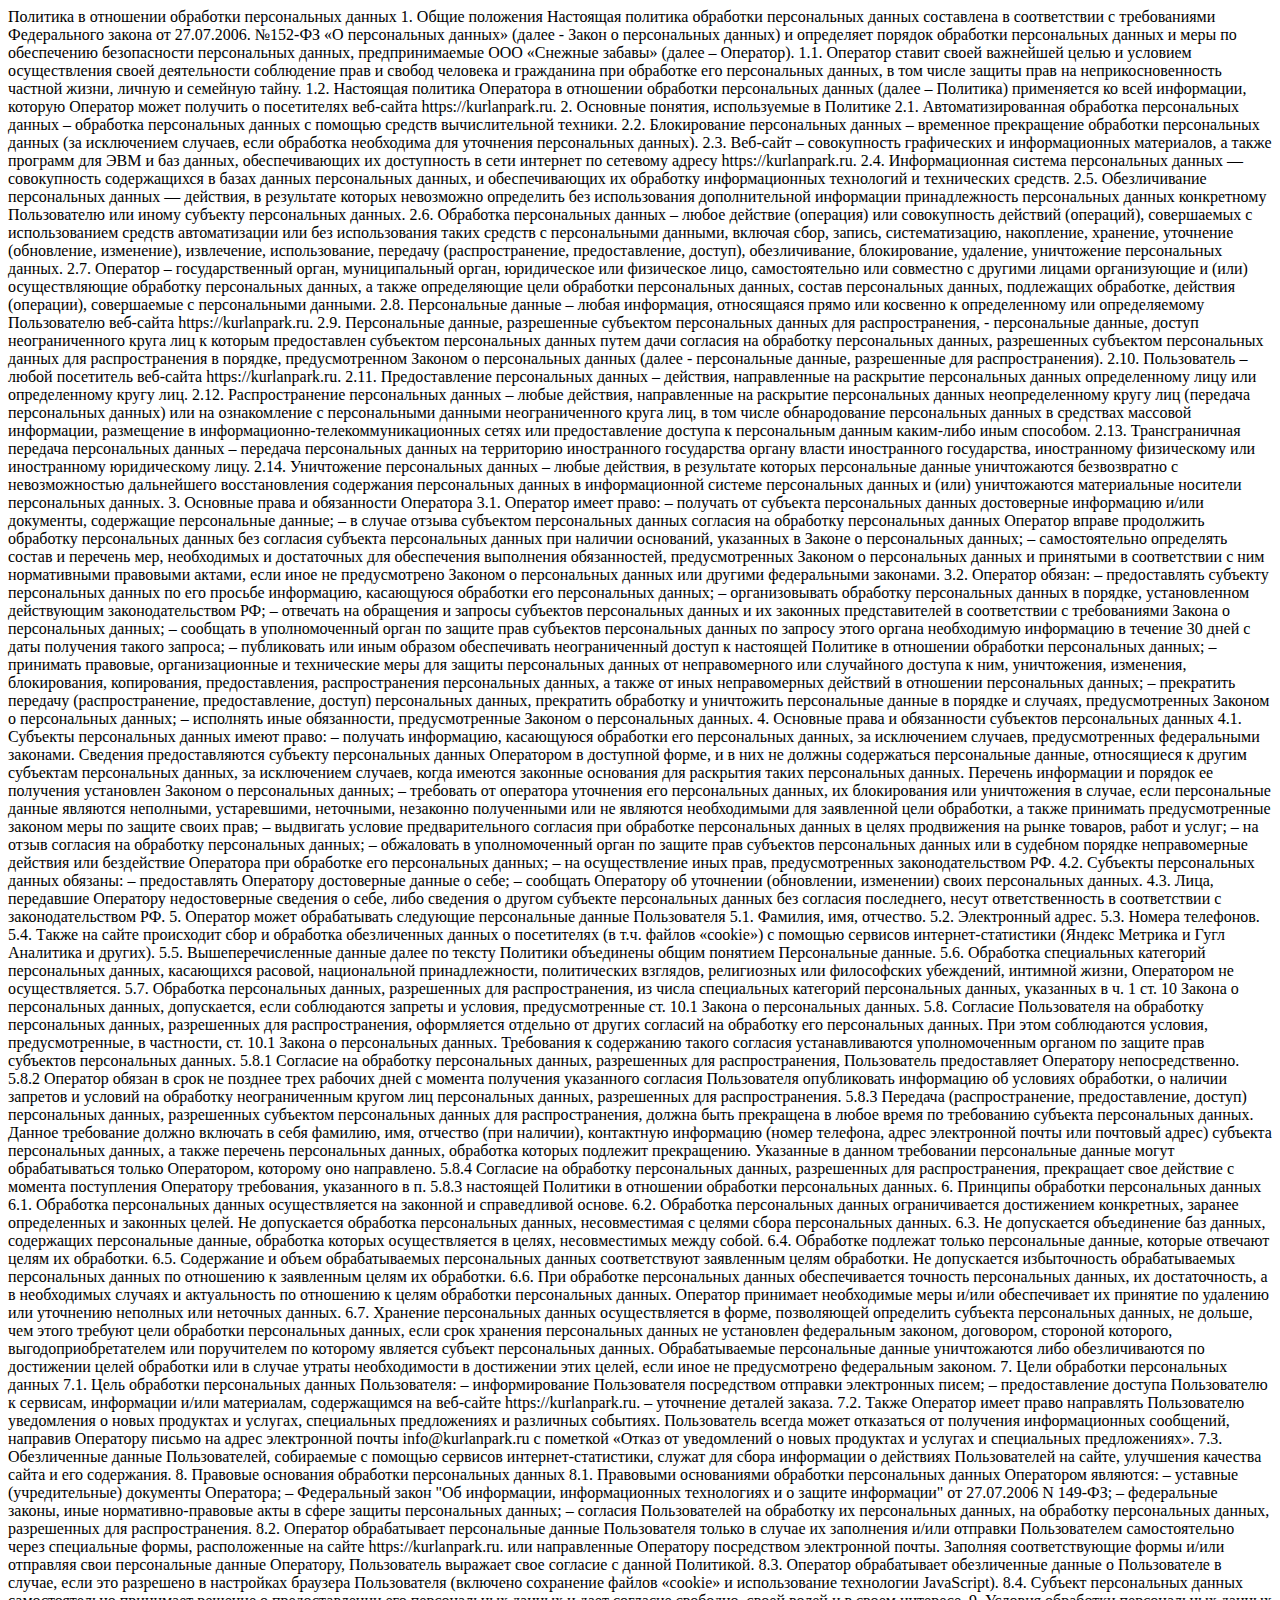
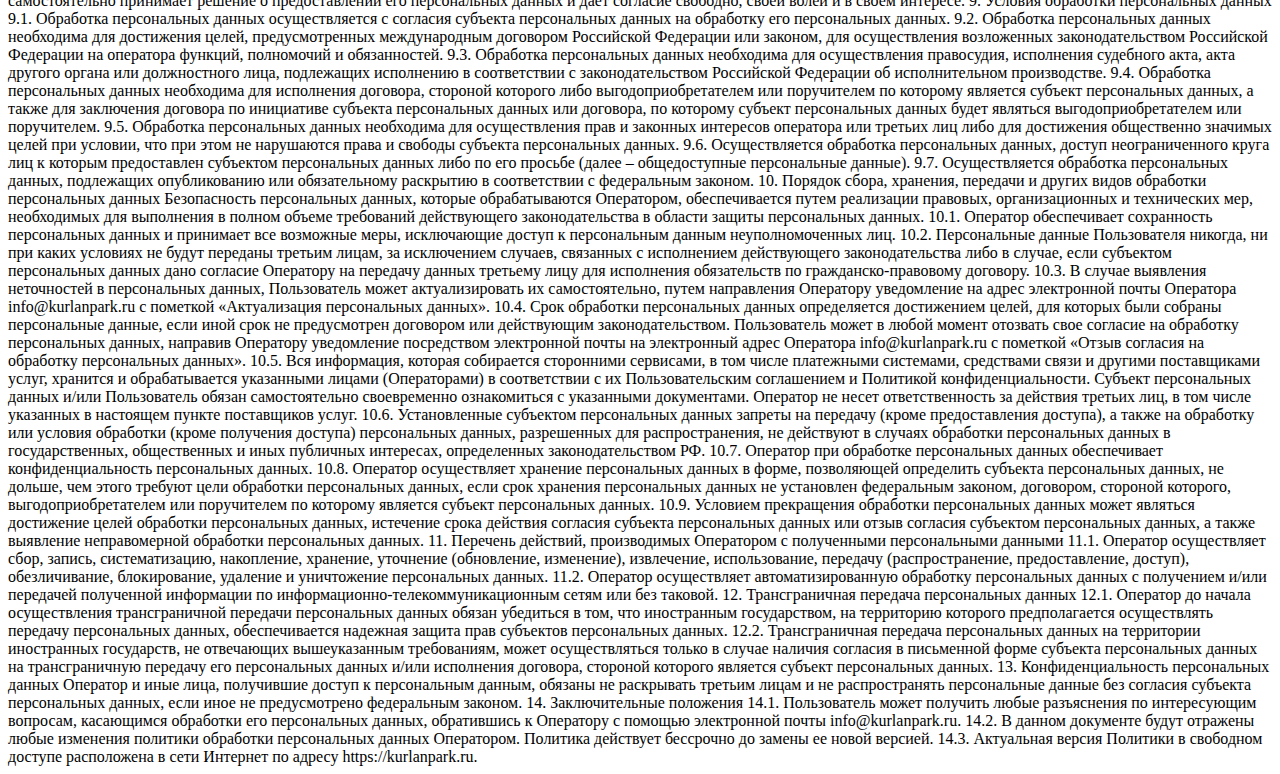
<file: rules/privacy.html>
<!DOCTYPE html>
<!-- saved from url=(0049)https://elki-gorki-dedmoroz.ru/rules/privacy.html -->
<html lang="en"><head><meta http-equiv="Content-Type" content="text/html; charset=UTF-8"><meta http-equiv="X-UA-Compatible" content="IE=edge"><meta name="viewport" content="width=device-width, initial-scale=1.0"><title>Политика конфедициальности</title></head><body>
    Политика в отношении обработки персональных данных
1. Общие положения
Настоящая политика обработки персональных данных составлена в соответствии с требованиями Федерального закона от 27.07.2006. №152-ФЗ «О персональных данных» (далее - Закон о персональных данных) и определяет порядок обработки персональных данных и меры по обеспечению безопасности персональных данных, предпринимаемые ООО «Снежные забавы» (далее – Оператор).
1.1. Оператор ставит своей важнейшей целью и условием осуществления своей деятельности соблюдение прав и свобод человека и гражданина при обработке его персональных данных, в том числе защиты прав на неприкосновенность частной жизни, личную и семейную тайну.
1.2. Настоящая политика Оператора в отношении обработки персональных данных (далее – Политика) применяется ко всей информации, которую Оператор может получить о посетителях веб-сайта https://kurlanpark.ru.
2. Основные понятия, используемые в Политике
2.1. Автоматизированная обработка персональных данных – обработка персональных данных с помощью средств вычислительной техники.
2.2. Блокирование персональных данных – временное прекращение обработки персональных данных (за исключением случаев, если обработка необходима для уточнения персональных данных).
2.3. Веб-сайт – совокупность графических и информационных материалов, а также программ для ЭВМ и баз данных, обеспечивающих их доступность в сети интернет по сетевому адресу https://kurlanpark.ru.
2.4. Информационная система персональных данных — совокупность содержащихся в базах данных персональных данных, и обеспечивающих их обработку информационных технологий и технических средств.
2.5. Обезличивание персональных данных — действия, в результате которых невозможно определить без использования дополнительной информации принадлежность персональных данных конкретному Пользователю или иному субъекту персональных данных.
2.6. Обработка персональных данных – любое действие (операция) или совокупность действий (операций), совершаемых с использованием средств автоматизации или без использования таких средств с персональными данными, включая сбор, запись, систематизацию, накопление, хранение, уточнение (обновление, изменение), извлечение, использование, передачу (распространение, предоставление, доступ), обезличивание, блокирование, удаление, уничтожение персональных данных.
2.7. Оператор – государственный орган, муниципальный орган, юридическое или физическое лицо, самостоятельно или совместно с другими лицами организующие и (или) осуществляющие обработку персональных данных, а также определяющие цели обработки персональных данных, состав персональных данных, подлежащих обработке, действия (операции), совершаемые с персональными данными.
2.8. Персональные данные – любая информация, относящаяся прямо или косвенно к определенному или определяемому Пользователю веб-сайта https://kurlanpark.ru.
2.9. Персональные данные, разрешенные субъектом персональных данных для распространения, - персональные данные, доступ неограниченного круга лиц к которым предоставлен субъектом персональных данных путем дачи согласия на обработку персональных данных, разрешенных субъектом персональных данных для распространения в порядке, предусмотренном Законом о персональных данных (далее - персональные данные, разрешенные для распространения).
2.10. Пользователь – любой посетитель веб-сайта https://kurlanpark.ru.
2.11. Предоставление персональных данных – действия, направленные на раскрытие персональных данных определенному лицу или определенному кругу лиц.
2.12. Распространение персональных данных – любые действия, направленные на раскрытие персональных данных неопределенному кругу лиц (передача персональных данных) или на ознакомление с персональными данными неограниченного круга лиц, в том числе обнародование персональных данных в средствах массовой информации, размещение в информационно-телекоммуникационных сетях или предоставление доступа к персональным данным каким-либо иным способом.
2.13. Трансграничная передача персональных данных – передача персональных данных на территорию иностранного государства органу власти иностранного государства, иностранному физическому или иностранному юридическому лицу.
2.14. Уничтожение персональных данных – любые действия, в результате которых персональные данные уничтожаются безвозвратно с невозможностью дальнейшего восстановления содержания персональных данных в информационной системе персональных данных и (или) уничтожаются материальные носители персональных данных.
3. Основные права и обязанности Оператора
3.1. Оператор имеет право:
– получать от субъекта персональных данных достоверные информацию и/или документы, содержащие персональные данные;
– в случае отзыва субъектом персональных данных согласия на обработку персональных данных Оператор вправе продолжить обработку персональных данных без согласия субъекта персональных данных при наличии оснований, указанных в Законе о персональных данных;
– самостоятельно определять состав и перечень мер, необходимых и достаточных для обеспечения выполнения обязанностей, предусмотренных Законом о персональных данных и принятыми в соответствии с ним нормативными правовыми актами, если иное не предусмотрено Законом о персональных данных или другими федеральными законами.
3.2. Оператор обязан:
– предоставлять субъекту персональных данных по его просьбе информацию, касающуюся обработки его персональных данных;
– организовывать обработку персональных данных в порядке, установленном действующим законодательством РФ;
– отвечать на обращения и запросы субъектов персональных данных и их законных представителей в соответствии с требованиями Закона о персональных данных;
– сообщать в уполномоченный орган по защите прав субъектов персональных данных по запросу этого органа необходимую информацию в течение 30 дней с даты получения такого запроса;
– публиковать или иным образом обеспечивать неограниченный доступ к настоящей Политике в отношении обработки персональных данных;
– принимать правовые, организационные и технические меры для защиты персональных данных от неправомерного или случайного доступа к ним, уничтожения, изменения, блокирования, копирования, предоставления, распространения персональных данных, а также от иных неправомерных действий в отношении персональных данных;
– прекратить передачу (распространение, предоставление, доступ) персональных данных, прекратить обработку и уничтожить персональные данные в порядке и случаях, предусмотренных Законом о персональных данных;
– исполнять иные обязанности, предусмотренные Законом о персональных данных.
4. Основные права и обязанности субъектов персональных данных
4.1. Субъекты персональных данных имеют право:
– получать информацию, касающуюся обработки его персональных данных, за исключением случаев, предусмотренных федеральными законами. Сведения предоставляются субъекту персональных данных Оператором в доступной форме, и в них не должны содержаться персональные данные, относящиеся к другим субъектам персональных данных, за исключением случаев, когда имеются законные основания для раскрытия таких персональных данных. Перечень информации и порядок ее получения установлен Законом о персональных данных;
– требовать от оператора уточнения его персональных данных, их блокирования или уничтожения в случае, если персональные данные являются неполными, устаревшими, неточными, незаконно полученными или не являются необходимыми для заявленной цели обработки, а также принимать предусмотренные законом меры по защите своих прав;
– выдвигать условие предварительного согласия при обработке персональных данных в целях продвижения на рынке товаров, работ и услуг;
– на отзыв согласия на обработку персональных данных;
– обжаловать в уполномоченный орган по защите прав субъектов персональных данных или в судебном порядке неправомерные действия или бездействие Оператора при обработке его персональных данных;
– на осуществление иных прав, предусмотренных законодательством РФ.
4.2. Субъекты персональных данных обязаны:
– предоставлять Оператору достоверные данные о себе;
– сообщать Оператору об уточнении (обновлении, изменении) своих персональных данных.
4.3. Лица, передавшие Оператору недостоверные сведения о себе, либо сведения о другом субъекте персональных данных без согласия последнего, несут ответственность в соответствии с законодательством РФ.
5. Оператор может обрабатывать следующие персональные данные Пользователя
5.1. Фамилия, имя, отчество.
5.2. Электронный адрес.
5.3. Номера телефонов.
5.4. Также на сайте происходит сбор и обработка обезличенных данных о посетителях (в т.ч. файлов «cookie») с помощью сервисов интернет-статистики (Яндекс Метрика и Гугл Аналитика и других).
5.5. Вышеперечисленные данные далее по тексту Политики объединены общим понятием Персональные данные.
5.6. Обработка специальных категорий персональных данных, касающихся расовой, национальной принадлежности, политических взглядов, религиозных или философских убеждений, интимной жизни, Оператором не осуществляется.
5.7. Обработка персональных данных, разрешенных для распространения, из числа специальных категорий персональных данных, указанных в ч. 1 ст. 10 Закона о персональных данных, допускается, если соблюдаются запреты и условия, предусмотренные ст. 10.1 Закона о персональных данных.
5.8. Согласие Пользователя на обработку персональных данных, разрешенных для распространения, оформляется отдельно от других согласий на обработку его персональных данных. При этом соблюдаются условия, предусмотренные, в частности, ст. 10.1 Закона о персональных данных. Требования к содержанию такого согласия устанавливаются уполномоченным органом по защите прав субъектов персональных данных.
5.8.1 Согласие на обработку персональных данных, разрешенных для распространения, Пользователь предоставляет Оператору непосредственно.
5.8.2 Оператор обязан в срок не позднее трех рабочих дней с момента получения указанного согласия Пользователя опубликовать информацию об условиях обработки, о наличии запретов и условий на обработку неограниченным кругом лиц персональных данных, разрешенных для распространения.
5.8.3 Передача (распространение, предоставление, доступ) персональных данных, разрешенных субъектом персональных данных для распространения, должна быть прекращена в любое время по требованию субъекта персональных данных. Данное требование должно включать в себя фамилию, имя, отчество (при наличии), контактную информацию (номер телефона, адрес электронной почты или почтовый адрес) субъекта персональных данных, а также перечень персональных данных, обработка которых подлежит прекращению. Указанные в данном требовании персональные данные могут обрабатываться только Оператором, которому оно направлено.
5.8.4 Согласие на обработку персональных данных, разрешенных для распространения, прекращает свое действие с момента поступления Оператору требования, указанного в п. 5.8.3 настоящей Политики в отношении обработки персональных данных.
6. Принципы обработки персональных данных
6.1. Обработка персональных данных осуществляется на законной и справедливой основе.
6.2. Обработка персональных данных ограничивается достижением конкретных, заранее определенных и законных целей. Не допускается обработка персональных данных, несовместимая с целями сбора персональных данных.
6.3. Не допускается объединение баз данных, содержащих персональные данные, обработка которых осуществляется в целях, несовместимых между собой.
6.4. Обработке подлежат только персональные данные, которые отвечают целям их обработки.
6.5. Содержание и объем обрабатываемых персональных данных соответствуют заявленным целям обработки. Не допускается избыточность обрабатываемых персональных данных по отношению к заявленным целям их обработки.
6.6. При обработке персональных данных обеспечивается точность персональных данных, их достаточность, а в необходимых случаях и актуальность по отношению к целям обработки персональных данных. Оператор принимает необходимые меры и/или обеспечивает их принятие по удалению или уточнению неполных или неточных данных.
6.7. Хранение персональных данных осуществляется в форме, позволяющей определить субъекта персональных данных, не дольше, чем этого требуют цели обработки персональных данных, если срок хранения персональных данных не установлен федеральным законом, договором, стороной которого, выгодоприобретателем или поручителем по которому является субъект персональных данных. Обрабатываемые персональные данные уничтожаются либо обезличиваются по достижении целей обработки или в случае утраты необходимости в достижении этих целей, если иное не предусмотрено федеральным законом.
7. Цели обработки персональных данных
7.1. Цель обработки персональных данных Пользователя:
– информирование Пользователя посредством отправки электронных писем;
– предоставление доступа Пользователю к сервисам, информации и/или материалам, содержащимся на веб-сайте https://kurlanpark.ru.
– уточнение деталей заказа.
7.2. Также Оператор имеет право направлять Пользователю уведомления о новых продуктах и услугах, специальных предложениях и различных событиях. Пользователь всегда может отказаться от получения информационных сообщений, направив Оператору письмо на адрес электронной почты info@kurlanpark.ru с пометкой «Отказ от уведомлений о новых продуктах и услугах и специальных предложениях».
7.3. Обезличенные данные Пользователей, собираемые с помощью сервисов интернет-статистики, служат для сбора информации о действиях Пользователей на сайте, улучшения качества сайта и его содержания.
8. Правовые основания обработки персональных данных
8.1. Правовыми основаниями обработки персональных данных Оператором являются:
– уставные (учредительные) документы Оператора;
– Федеральный закон "Об информации, информационных технологиях и о защите информации" от 27.07.2006 N 149-ФЗ;
– федеральные законы, иные нормативно-правовые акты в сфере защиты персональных данных;
– согласия Пользователей на обработку их персональных данных, на обработку персональных данных, разрешенных для распространения.
8.2. Оператор обрабатывает персональные данные Пользователя только в случае их заполнения и/или отправки Пользователем самостоятельно через специальные формы, расположенные на сайте https://kurlanpark.ru. или направленные Оператору посредством электронной почты. Заполняя соответствующие формы и/или отправляя свои персональные данные Оператору, Пользователь выражает свое согласие с данной Политикой.
8.3. Оператор обрабатывает обезличенные данные о Пользователе в случае, если это разрешено в настройках браузера Пользователя (включено сохранение файлов «cookie» и использование технологии JavaScript).
8.4. Субъект персональных данных самостоятельно принимает решение о предоставлении его персональных данных и дает согласие свободно, своей волей и в своем интересе.
9. Условия обработки персональных данных
9.1. Обработка персональных данных осуществляется с согласия субъекта персональных данных на обработку его персональных данных.
9.2. Обработка персональных данных необходима для достижения целей, предусмотренных международным договором Российской Федерации или законом, для осуществления возложенных законодательством Российской Федерации на оператора функций, полномочий и обязанностей.
9.3. Обработка персональных данных необходима для осуществления правосудия, исполнения судебного акта, акта другого органа или должностного лица, подлежащих исполнению в соответствии с законодательством Российской Федерации об исполнительном производстве.
9.4. Обработка персональных данных необходима для исполнения договора, стороной которого либо выгодоприобретателем или поручителем по которому является субъект персональных данных, а также для заключения договора по инициативе субъекта персональных данных или договора, по которому субъект персональных данных будет являться выгодоприобретателем или поручителем.
9.5. Обработка персональных данных необходима для осуществления прав и законных интересов оператора или третьих лиц либо для достижения общественно значимых целей при условии, что при этом не нарушаются права и свободы субъекта персональных данных.
9.6. Осуществляется обработка персональных данных, доступ неограниченного круга лиц к которым предоставлен субъектом персональных данных либо по его просьбе (далее – общедоступные персональные данные).
9.7. Осуществляется обработка персональных данных, подлежащих опубликованию или обязательному раскрытию в соответствии с федеральным законом.
10. Порядок сбора, хранения, передачи и других видов обработки персональных данных
Безопасность персональных данных, которые обрабатываются Оператором, обеспечивается путем реализации правовых, организационных и технических мер, необходимых для выполнения в полном объеме требований действующего законодательства в области защиты персональных данных.
10.1. Оператор обеспечивает сохранность персональных данных и принимает все возможные меры, исключающие доступ к персональным данным неуполномоченных лиц.
10.2. Персональные данные Пользователя никогда, ни при каких условиях не будут переданы третьим лицам, за исключением случаев, связанных с исполнением действующего законодательства либо в случае, если субъектом персональных данных дано согласие Оператору на передачу данных третьему лицу для исполнения обязательств по гражданско-правовому договору.
10.3. В случае выявления неточностей в персональных данных, Пользователь может актуализировать их самостоятельно, путем направления Оператору уведомление на адрес электронной почты Оператора info@kurlanpark.ru с пометкой «Актуализация персональных данных».
10.4. Срок обработки персональных данных определяется достижением целей, для которых были собраны персональные данные, если иной срок не предусмотрен договором или действующим законодательством.
Пользователь может в любой момент отозвать свое согласие на обработку персональных данных, направив Оператору уведомление посредством электронной почты на электронный адрес Оператора info@kurlanpark.ru с пометкой «Отзыв согласия на обработку персональных данных».
10.5. Вся информация, которая собирается сторонними сервисами, в том числе платежными системами, средствами связи и другими поставщиками услуг, хранится и обрабатывается указанными лицами (Операторами) в соответствии с их Пользовательским соглашением и Политикой конфиденциальности. Субъект персональных данных и/или Пользователь обязан самостоятельно своевременно ознакомиться с указанными документами. Оператор не несет ответственность за действия третьих лиц, в том числе указанных в настоящем пункте поставщиков услуг.
10.6. Установленные субъектом персональных данных запреты на передачу (кроме предоставления доступа), а также на обработку или условия обработки (кроме получения доступа) персональных данных, разрешенных для распространения, не действуют в случаях обработки персональных данных в государственных, общественных и иных публичных интересах, определенных законодательством РФ.
10.7. Оператор при обработке персональных данных обеспечивает конфиденциальность персональных данных.
10.8. Оператор осуществляет хранение персональных данных в форме, позволяющей определить субъекта персональных данных, не дольше, чем этого требуют цели обработки персональных данных, если срок хранения персональных данных не установлен федеральным законом, договором, стороной которого, выгодоприобретателем или поручителем по которому является субъект персональных данных.
10.9. Условием прекращения обработки персональных данных может являться достижение целей обработки персональных данных, истечение срока действия согласия субъекта персональных данных или отзыв согласия субъектом персональных данных, а также выявление неправомерной обработки персональных данных.
11. Перечень действий, производимых Оператором с полученными персональными данными
11.1. Оператор осуществляет сбор, запись, систематизацию, накопление, хранение, уточнение (обновление, изменение), извлечение, использование, передачу (распространение, предоставление, доступ), обезличивание, блокирование, удаление и уничтожение персональных данных.
11.2. Оператор осуществляет автоматизированную обработку персональных данных с получением и/или передачей полученной информации по информационно-телекоммуникационным сетям или без таковой.
12. Трансграничная передача персональных данных
12.1. Оператор до начала осуществления трансграничной передачи персональных данных обязан убедиться в том, что иностранным государством, на территорию которого предполагается осуществлять передачу персональных данных, обеспечивается надежная защита прав субъектов персональных данных.
12.2. Трансграничная передача персональных данных на территории иностранных государств, не отвечающих вышеуказанным требованиям, может осуществляться только в случае наличия согласия в письменной форме субъекта персональных данных на трансграничную передачу его персональных данных и/или исполнения договора, стороной которого является субъект персональных данных.
13. Конфиденциальность персональных данных
Оператор и иные лица, получившие доступ к персональным данным, обязаны не раскрывать третьим лицам и не распространять персональные данные без согласия субъекта персональных данных, если иное не предусмотрено федеральным законом.
14. Заключительные положения
14.1. Пользователь может получить любые разъяснения по интересующим вопросам, касающимся обработки его персональных данных, обратившись к Оператору с помощью электронной почты info@kurlanpark.ru.
14.2. В данном документе будут отражены любые изменения политики обработки персональных данных Оператором. Политика действует бессрочно до замены ее новой версией.
14.3. Актуальная версия Политики в свободном доступе расположена в сети Интернет по адресу https://kurlanpark.ru.
</body></html>
</file>
<file: leto/assets/web/assets/mobirise-icons2/mobirise2.css>
@font-face {
  font-family: 'Moririse2';
  font-display: swap;
  src:  url('mobirise2.eot?f2bix4');
  src:  url('mobirise2.eot?f2bix4#iefix') format('embedded-opentype'),
    url('mobirise2.ttf?f2bix4') format('truetype'),
    url('mobirise2.woff?f2bix4') format('woff'),
    url('mobirise2.svg?f2bix4#mobirise2') format('svg');
  font-weight: normal;
  font-style: normal;
}

[class^="mobi-"], [class*=" mobi-"] {
  /* use !important to prevent issues with browser extensions that change fonts */
  font-family: 'Moririse2' !important;
  speak: none;
  font-style: normal;
  font-weight: normal;
  font-variant: normal;
  text-transform: none;
  line-height: 1;

  /* Better Font Rendering =========== */
  -webkit-font-smoothing: antialiased;
  -moz-osx-font-smoothing: grayscale;
}

.mobi-mbri-add-submenu:before {
  content: "\e900";
}
.mobi-mbri-alert:before {
  content: "\e901";
}
.mobi-mbri-align-center:before {
  content: "\e902";
}
.mobi-mbri-align-justify:before {
  content: "\e903";
}
.mobi-mbri-align-left:before {
  content: "\e904";
}
.mobi-mbri-align-right:before {
  content: "\e905";
}
.mobi-mbri-android:before {
  content: "\e906";
}
.mobi-mbri-apple:before {
  content: "\e907";
}
.mobi-mbri-arrow-down:before {
  content: "\e908";
}
.mobi-mbri-arrow-next:before {
  content: "\e909";
}
.mobi-mbri-arrow-prev:before {
  content: "\e90a";
}
.mobi-mbri-arrow-up:before {
  content: "\e90b";
}
.mobi-mbri-bold:before {
  content: "\e90c";
}
.mobi-mbri-bookmark:before {
  content: "\e90d";
}
.mobi-mbri-bootstrap:before {
  content: "\e90e";
}
.mobi-mbri-briefcase:before {
  content: "\e90f";
}
.mobi-mbri-browse:before {
  content: "\e910";
}
.mobi-mbri-bulleted-list:before {
  content: "\e911";
}
.mobi-mbri-calendar:before {
  content: "\e912";
}
.mobi-mbri-camera:before {
  content: "\e913";
}
.mobi-mbri-cart-add:before {
  content: "\e914";
}
.mobi-mbri-cart-full:before {
  content: "\e915";
}
.mobi-mbri-cash:before {
  content: "\e916";
}
.mobi-mbri-change-style:before {
  content: "\e917";
}
.mobi-mbri-chat:before {
  content: "\e918";
}
.mobi-mbri-clock:before {
  content: "\e919";
}
.mobi-mbri-close:before {
  content: "\e91a";
}
.mobi-mbri-cloud:before {
  content: "\e91b";
}
.mobi-mbri-code:before {
  content: "\e91c";
}
.mobi-mbri-contact-form:before {
  content: "\e91d";
}
.mobi-mbri-credit-card:before {
  content: "\e91e";
}
.mobi-mbri-cursor-click:before {
  content: "\e91f";
}
.mobi-mbri-cust-feedback:before {
  content: "\e920";
}
.mobi-mbri-database:before {
  content: "\e921";
}
.mobi-mbri-delivery:before {
  content: "\e922";
}
.mobi-mbri-desktop:before {
  content: "\e923";
}
.mobi-mbri-devices:before {
  content: "\e924";
}
.mobi-mbri-down:before {
  content: "\e925";
}
.mobi-mbri-download-2:before {
  content: "\e926";
}
.mobi-mbri-download:before {
  content: "\e927";
}
.mobi-mbri-drag-n-drop-2:before {
  content: "\e928";
}
.mobi-mbri-drag-n-drop:before {
  content: "\e929";
}
.mobi-mbri-edit-2:before {
  content: "\e92a";
}
.mobi-mbri-edit:before {
  content: "\e92b";
}
.mobi-mbri-error:before {
  content: "\e92c";
}
.mobi-mbri-extension:before {
  content: "\e92d";
}
.mobi-mbri-features:before {
  content: "\e92e";
}
.mobi-mbri-file:before {
  content: "\e92f";
}
.mobi-mbri-flag:before {
  content: "\e930";
}
.mobi-mbri-folder:before {
  content: "\e931";
}
.mobi-mbri-gift:before {
  content: "\e932";
}
.mobi-mbri-github:before {
  content: "\e933";
}
.mobi-mbri-globe-2:before {
  content: "\e934";
}
.mobi-mbri-globe:before {
  content: "\e935";
}
.mobi-mbri-growing-chart:before {
  content: "\e936";
}
.mobi-mbri-hearth:before {
  content: "\e937";
}
.mobi-mbri-help:before {
  content: "\e938";
}
.mobi-mbri-home:before {
  content: "\e939";
}
.mobi-mbri-hot-cup:before {
  content: "\e93a";
}
.mobi-mbri-idea:before {
  content: "\e93b";
}
.mobi-mbri-image-gallery:before {
  content: "\e93c";
}
.mobi-mbri-image-slider:before {
  content: "\e93d";
}
.mobi-mbri-info:before {
  content: "\e93e";
}
.mobi-mbri-italic:before {
  content: "\e93f";
}
.mobi-mbri-key:before {
  content: "\e940";
}
.mobi-mbri-laptop:before {
  content: "\e941";
}
.mobi-mbri-layers:before {
  content: "\e942";
}
.mobi-mbri-left-right:before {
  content: "\e943";
}
.mobi-mbri-left:before {
  content: "\e944";
}
.mobi-mbri-letter:before {
  content: "\e945";
}
.mobi-mbri-like:before {
  content: "\e946";
}
.mobi-mbri-link:before {
  content: "\e947";
}
.mobi-mbri-lock:before {
  content: "\e948";
}
.mobi-mbri-login:before {
  content: "\e949";
}
.mobi-mbri-logout:before {
  content: "\e94a";
}
.mobi-mbri-magic-stick:before {
  content: "\e94b";
}
.mobi-mbri-map-pin:before {
  content: "\e94c";
}
.mobi-mbri-menu:before {
  content: "\e94d";
}
.mobi-mbri-mobile-2:before {
  content: "\e94e";
}
.mobi-mbri-mobile-horizontal:before {
  content: "\e94f";
}
.mobi-mbri-mobile:before {
  content: "\e950";
}
.mobi-mbri-mobirise:before {
  content: "\e951";
}
.mobi-mbri-more-horizontal:before {
  content: "\e952";
}
.mobi-mbri-more-vertical:before {
  content: "\e953";
}
.mobi-mbri-music:before {
  content: "\e954";
}
.mobi-mbri-new-file:before {
  content: "\e955";
}
.mobi-mbri-numbered-list:before {
  content: "\e956";
}
.mobi-mbri-opened-folder:before {
  content: "\e957";
}
.mobi-mbri-pages:before {
  content: "\e958";
}
.mobi-mbri-paper-plane:before {
  content: "\e959";
}
.mobi-mbri-paperclip:before {
  content: "\e95a";
}
.mobi-mbri-phone:before {
  content: "\e95b";
}
.mobi-mbri-photo:before {
  content: "\e95c";
}
.mobi-mbri-photos:before {
  content: "\e95d";
}
.mobi-mbri-pin:before {
  content: "\e95e";
}
.mobi-mbri-play:before {
  content: "\e95f";
}
.mobi-mbri-plus:before {
  content: "\e960";
}
.mobi-mbri-preview:before {
  content: "\e961";
}
.mobi-mbri-print:before {
  content: "\e962";
}
.mobi-mbri-protect:before {
  content: "\e963";
}
.mobi-mbri-question:before {
  content: "\e964";
}
.mobi-mbri-quote-left:before {
  content: "\e965";
}
.mobi-mbri-quote-right:before {
  content: "\e966";
}
.mobi-mbri-redo:before {
  content: "\e967";
}
.mobi-mbri-refresh:before {
  content: "\e968";
}
.mobi-mbri-responsive-2:before {
  content: "\e969";
}
.mobi-mbri-responsive:before {
  content: "\e96a";
}
.mobi-mbri-right:before {
  content: "\e96b";
}
.mobi-mbri-rocket:before {
  content: "\e96c";
}
.mobi-mbri-sad-face:before {
  content: "\e96d";
}
.mobi-mbri-sale:before {
  content: "\e96e";
}
.mobi-mbri-save:before {
  content: "\e96f";
}
.mobi-mbri-search:before {
  content: "\e970";
}
.mobi-mbri-setting-2:before {
  content: "\e971";
}
.mobi-mbri-setting-3:before {
  content: "\e972";
}
.mobi-mbri-setting:before {
  content: "\e973";
}
.mobi-mbri-share:before {
  content: "\e974";
}
.mobi-mbri-shopping-bag:before {
  content: "\e975";
}
.mobi-mbri-shopping-basket:before {
  content: "\e976";
}
.mobi-mbri-shopping-cart:before {
  content: "\e977";
}
.mobi-mbri-sites:before {
  content: "\e978";
}
.mobi-mbri-smile-face:before {
  content: "\e979";
}
.mobi-mbri-speed:before {
  content: "\e97a";
}
.mobi-mbri-star:before {
  content: "\e97b";
}
.mobi-mbri-success:before {
  content: "\e97c";
}
.mobi-mbri-sun:before {
  content: "\e97d";
}
.mobi-mbri-sun2:before {
  content: "\e97e";
}
.mobi-mbri-tablet-vertical:before {
  content: "\e97f";
}
.mobi-mbri-tablet:before {
  content: "\e980";
}
.mobi-mbri-target:before {
  content: "\e981";
}
.mobi-mbri-timer:before {
  content: "\e982";
}
.mobi-mbri-to-ftp:before {
  content: "\e983";
}
.mobi-mbri-to-local-drive:before {
  content: "\e984";
}
.mobi-mbri-touch-swipe:before {
  content: "\e985";
}
.mobi-mbri-touch:before {
  content: "\e986";
}
.mobi-mbri-trash:before {
  content: "\e987";
}
.mobi-mbri-underline:before {
  content: "\e988";
}
.mobi-mbri-undo:before {
  content: "\e989";
}
.mobi-mbri-unlink:before {
  content: "\e98a";
}
.mobi-mbri-unlock:before {
  content: "\e98b";
}
.mobi-mbri-up-down:before {
  content: "\e98c";
}
.mobi-mbri-up:before {
  content: "\e98d";
}
.mobi-mbri-update:before {
  content: "\e98e";
}
.mobi-mbri-upload-2:before {
  content: "\e98f";
}
.mobi-mbri-upload:before {
  content: "\e990";
}
.mobi-mbri-user-2:before {
  content: "\e991";
}
.mobi-mbri-user:before {
  content: "\e992";
}
.mobi-mbri-users:before {
  content: "\e993";
}
.mobi-mbri-video-play:before {
  content: "\e994";
}
.mobi-mbri-video:before {
  content: "\e995";
}
.mobi-mbri-watch:before {
  content: "\e996";
}
.mobi-mbri-website-theme-2:before {
  content: "\e997";
}
.mobi-mbri-website-theme:before {
  content: "\e998";
}
.mobi-mbri-wifi:before {
  content: "\e999";
}
.mobi-mbri-windows:before {
  content: "\e99a";
}
.mobi-mbri-zoom-in:before {
  content: "\e99b";
}
.mobi-mbri-zoom-out:before {
  content: "\e99c";
}
</file>
<file: leto/assets/web/assets/mobirise-icons/mobirise-icons.css>
@font-face {
  font-family: 'MobiriseIcons';
  src:  url('mobirise-icons.eot?spat4u');
  src:  url('mobirise-icons.eot?spat4u#iefix') format('embedded-opentype'),
    url('mobirise-icons.ttf?spat4u') format('truetype'),
    url('mobirise-icons.woff?spat4u') format('woff'),
    url('mobirise-icons.svg?spat4u#MobiriseIcons') format('svg');
  font-weight: normal;
  font-style: normal;
  font-display: swap;
}

[class^="mbri-"], [class*=" mbri-"] {
  /* use !important to prevent issues with browser extensions that change fonts */
  font-family: MobiriseIcons !important;
  speak: none;
  font-style: normal;
  font-weight: normal;
  font-variant: normal;
  text-transform: none;
  line-height: 1;

  /* Better Font Rendering =========== */
  -webkit-font-smoothing: antialiased;
  -moz-osx-font-smoothing: grayscale;
}

.mbri-add-submenu:before {
  content: "\e900";
}
.mbri-alert:before {
  content: "\e901";
}
.mbri-align-center:before {
  content: "\e902";
}
.mbri-align-justify:before {
  content: "\e903";
}
.mbri-align-left:before {
  content: "\e904";
}
.mbri-align-right:before {
  content: "\e905";
}
.mbri-android:before {
  content: "\e906";
}
.mbri-apple:before {
  content: "\e907";
}
.mbri-arrow-down:before {
  content: "\e908";
}
.mbri-arrow-next:before {
  content: "\e909";
}
.mbri-arrow-prev:before {
  content: "\e90a";
}
.mbri-arrow-up:before {
  content: "\e90b";
}
.mbri-bold:before {
  content: "\e90c";
}
.mbri-bookmark:before {
  content: "\e90d";
}
.mbri-bootstrap:before {
  content: "\e90e";
}
.mbri-briefcase:before {
  content: "\e90f";
}
.mbri-browse:before {
  content: "\e910";
}
.mbri-bulleted-list:before {
  content: "\e911";
}
.mbri-calendar:before {
  content: "\e912";
}
.mbri-camera:before {
  content: "\e913";
}
.mbri-cart-add:before {
  content: "\e914";
}
.mbri-cart-full:before {
  content: "\e915";
}
.mbri-cash:before {
  content: "\e916";
}
.mbri-change-style:before {
  content: "\e917";
}
.mbri-chat:before {
  content: "\e918";
}
.mbri-clock:before {
  content: "\e919";
}
.mbri-close:before {
  content: "\e91a";
}
.mbri-cloud:before {
  content: "\e91b";
}
.mbri-code:before {
  content: "\e91c";
}
.mbri-contact-form:before {
  content: "\e91d";
}
.mbri-credit-card:before {
  content: "\e91e";
}
.mbri-cursor-click:before {
  content: "\e91f";
}
.mbri-cust-feedback:before {
  content: "\e920";
}
.mbri-database:before {
  content: "\e921";
}
.mbri-delivery:before {
  content: "\e922";
}
.mbri-desktop:before {
  content: "\e923";
}
.mbri-devices:before {
  content: "\e924";
}
.mbri-down:before {
  content: "\e925";
}
.mbri-download:before {
  content: "\e989";
}
.mbri-drag-n-drop:before {
  content: "\e927";
}
.mbri-drag-n-drop2:before {
  content: "\e928";
}
.mbri-edit:before {
  content: "\e929";
}
.mbri-edit2:before {
  content: "\e92a";
}
.mbri-error:before {
  content: "\e92b";
}
.mbri-extension:before {
  content: "\e92c";
}
.mbri-features:before {
  content: "\e92d";
}
.mbri-file:before {
  content: "\e92e";
}
.mbri-flag:before {
  content: "\e92f";
}
.mbri-folder:before {
  content: "\e930";
}
.mbri-gift:before {
  content: "\e931";
}
.mbri-github:before {
  content: "\e932";
}
.mbri-globe:before {
  content: "\e933";
}
.mbri-globe-2:before {
  content: "\e934";
}
.mbri-growing-chart:before {
  content: "\e935";
}
.mbri-hearth:before {
  content: "\e936";
}
.mbri-help:before {
  content: "\e937";
}
.mbri-home:before {
  content: "\e938";
}
.mbri-hot-cup:before {
  content: "\e939";
}
.mbri-idea:before {
  content: "\e93a";
}
.mbri-image-gallery:before {
  content: "\e93b";
}
.mbri-image-slider:before {
  content: "\e93c";
}
.mbri-info:before {
  content: "\e93d";
}
.mbri-italic:before {
  content: "\e93e";
}
.mbri-key:before {
  content: "\e93f";
}
.mbri-laptop:before {
  content: "\e940";
}
.mbri-layers:before {
  content: "\e941";
}
.mbri-left-right:before {
  content: "\e942";
}
.mbri-left:before {
  content: "\e943";
}
.mbri-letter:before {
  content: "\e944";
}
.mbri-like:before {
  content: "\e945";
}
.mbri-link:before {
  content: "\e946";
}
.mbri-lock:before {
  content: "\e947";
}
.mbri-login:before {
  content: "\e948";
}
.mbri-logout:before {
  content: "\e949";
}
.mbri-magic-stick:before {
  content: "\e94a";
}
.mbri-map-pin:before {
  content: "\e94b";
}
.mbri-menu:before {
  content: "\e94c";
}
.mbri-mobile:before {
  content: "\e94d";
}
.mbri-mobile2:before {
  content: "\e94e";
}
.mbri-mobirise:before {
  content: "\e94f";
}
.mbri-more-horizontal:before {
  content: "\e950";
}
.mbri-more-vertical:before {
  content: "\e951";
}
.mbri-music:before {
  content: "\e952";
}
.mbri-new-file:before {
  content: "\e953";
}
.mbri-numbered-list:before {
  content: "\e954";
}
.mbri-opened-folder:before {
  content: "\e955";
}
.mbri-pages:before {
  content: "\e956";
}
.mbri-paper-plane:before {
  content: "\e957";
}
.mbri-paperclip:before {
  content: "\e958";
}
.mbri-photo:before {
  content: "\e959";
}
.mbri-photos:before {
  content: "\e95a";
}
.mbri-pin:before {
  content: "\e95b";
}
.mbri-play:before {
  content: "\e95c";
}
.mbri-plus:before {
  content: "\e95d";
}
.mbri-preview:before {
  content: "\e95e";
}
.mbri-print:before {
  content: "\e95f";
}
.mbri-protect:before {
  content: "\e960";
}
.mbri-question:before {
  content: "\e961";
}
.mbri-quote-left:before {
  content: "\e962";
}
.mbri-quote-right:before {
  content: "\e963";
}
.mbri-refresh:before {
  content: "\e964";
}
.mbri-responsive:before {
  content: "\e965";
}
.mbri-right:before {
  content: "\e966";
}
.mbri-rocket:before {
  content: "\e967";
}
.mbri-sad-face:before {
  content: "\e968";
}
.mbri-sale:before {
  content: "\e969";
}
.mbri-save:before {
  content: "\e96a";
}
.mbri-search:before {
  content: "\e96b";
}
.mbri-setting:before {
  content: "\e96c";
}
.mbri-setting2:before {
  content: "\e96d";
}
.mbri-setting3:before {
  content: "\e96e";
}
.mbri-share:before {
  content: "\e96f";
}
.mbri-shopping-bag:before {
  content: "\e970";
}
.mbri-shopping-basket:before {
  content: "\e971";
}
.mbri-shopping-cart:before {
  content: "\e972";
}
.mbri-sites:before {
  content: "\e973";
}
.mbri-smile-face:before {
  content: "\e974";
}
.mbri-speed:before {
  content: "\e975";
}
.mbri-star:before {
  content: "\e976";
}
.mbri-success:before {
  content: "\e977";
}
.mbri-sun:before {
  content: "\e978";
}
.mbri-sun2:before {
  content: "\e979";
}
.mbri-tablet:before {
  content: "\e97a";
}
.mbri-tablet-vertical:before {
  content: "\e97b";
}
.mbri-target:before {
  content: "\e97c";
}
.mbri-timer:before {
  content: "\e97d";
}
.mbri-to-ftp:before {
  content: "\e97e";
}
.mbri-to-local-drive:before {
  content: "\e97f";
}
.mbri-touch-swipe:before {
  content: "\e980";
}
.mbri-touch:before {
  content: "\e981";
}
.mbri-trash:before {
  content: "\e982";
}
.mbri-underline:before {
  content: "\e983";
}
.mbri-unlink:before {
  content: "\e984";
}
.mbri-unlock:before {
  content: "\e985";
}
.mbri-up-down:before {
  content: "\e986";
}
.mbri-up:before {
  content: "\e987";
}
.mbri-update:before {
  content: "\e988";
}
.mbri-upload:before {
 content: "\e926"; 
}
.mbri-user:before {
  content: "\e98a";
}
.mbri-user2:before {
  content: "\e98b";
}
.mbri-users:before {
  content: "\e98c";
}
.mbri-video:before {
  content: "\e98d";
}
.mbri-video-play:before {
  content: "\e98e";
}
.mbri-watch:before {
  content: "\e98f";
}
.mbri-website-theme:before {
  content: "\e990";
}
.mbri-wifi:before {
  content: "\e991";
}
.mbri-windows:before {
  content: "\e992";
}
.mbri-zoom-out:before {
  content: "\e993";
}
.mbri-redo:before {
  content: "\e994";
}
.mbri-undo:before {
  content: "\e995";
}
</file>
<file: leto/assets/parallax/jarallax.css>
.jarallax {
    position: relative;
    z-index: 0;
}
.jarallax > .jarallax-img {
    position: absolute;
    object-fit: cover;
    /* support for plugin https://github.com/bfred-it/object-fit-images */
    font-family: 'object-fit: cover;';
    top: 0;
    left: 0;
    width: 100%;
    height: 100%;
    z-index: -1;
}
</file>
<file: leto/assets/dropdown/css/style.css>
.navbar-dropdown {
  left: 0;
  padding: 0;
  position: absolute;
  right: 0;
  top: 0;
  transition: all 0.45s ease;
  z-index: 1030;
  background: #282828; }
  .navbar-dropdown .navbar-logo {
    margin-right: 0.8rem;
    transition: margin 0.3s ease-in-out;
    vertical-align: middle; }
    .navbar-dropdown .navbar-logo img {
      height: 3.125rem;
      transition: all 0.3s ease-in-out; }
    .navbar-dropdown .navbar-logo.mbr-iconfont {
      font-size: 3.125rem;
      line-height: 3.125rem; }
  .navbar-dropdown .navbar-caption {
    font-weight: 700;
    white-space: normal;
    vertical-align: -4px;
    line-height: 3.125rem !important; }
    .navbar-dropdown .navbar-caption, .navbar-dropdown .navbar-caption:hover {
      color: inherit;
      text-decoration: none; }
  .navbar-dropdown .mbr-iconfont + .navbar-caption {
    vertical-align: -1px; }
  .navbar-dropdown.navbar-fixed-top {
    position: fixed; }
  .navbar-dropdown .navbar-brand span {
    vertical-align: -4px; }
  .navbar-dropdown.bg-color.transparent {
    background: none; }
  .navbar-dropdown.navbar-short .navbar-brand {
    padding: 0.625rem 0; }
    .navbar-dropdown.navbar-short .navbar-brand span {
      vertical-align: -1px; }
  .navbar-dropdown.navbar-short .navbar-caption {
    line-height: 2.375rem !important;
    vertical-align: -2px; }
  .navbar-dropdown.navbar-short .navbar-logo {
    margin-right: 0.5rem; }
    .navbar-dropdown.navbar-short .navbar-logo img {
      height: 2.375rem; }
    .navbar-dropdown.navbar-short .navbar-logo.mbr-iconfont {
      font-size: 2.375rem;
      line-height: 2.375rem; }
  .navbar-dropdown.navbar-short .mbr-table-cell {
    height: 3.625rem; }
  .navbar-dropdown .navbar-close {
    left: 0.6875rem;
    position: fixed;
    top: 0.75rem;
    z-index: 1000; }
  .navbar-dropdown .hamburger-icon {
    content: "";
    display: inline-block;
    vertical-align: middle;
    width: 16px;
    -webkit-box-shadow: 0 -6px 0 1px #282828,0 0 0 1px #282828,0 6px 0 1px #282828;
    -moz-box-shadow: 0 -6px 0 1px #282828,0 0 0 1px #282828,0 6px 0 1px #282828;
    box-shadow: 0 -6px 0 1px #282828,0 0 0 1px #282828,0 6px 0 1px #282828; }

.dropdown-menu .dropdown-toggle[data-toggle="dropdown-submenu"]::after {
  border-bottom: 0.35em solid transparent;
  border-left: 0.35em solid;
  border-right: 0;
  border-top: 0.35em solid transparent;
  margin-left: 0.3rem; }

.dropdown-menu .dropdown-item:focus {
  outline: 0; }

.nav-dropdown {
  font-size: 0.75rem;
  font-weight: 500;
  height: auto !important; }
  .nav-dropdown .nav-btn {
    padding-left: 1rem; }
  .nav-dropdown .link {
    margin: .667em 1.667em;
    font-weight: 500;
    padding: 0;
    transition: color .2s ease-in-out; }
    .nav-dropdown .link.dropdown-toggle {
      margin-right: 2.583em; }
      .nav-dropdown .link.dropdown-toggle::after {
        margin-left: .25rem;
        border-top: 0.35em solid;
        border-right: 0.35em solid transparent;
        border-left: 0.35em solid transparent;
        border-bottom: 0; }
      .nav-dropdown .link.dropdown-toggle[aria-expanded="true"] {
        margin: 0;
        padding: 0.667em 3.263em  0.667em 1.667em; }
  .nav-dropdown .link::after,
  .nav-dropdown .dropdown-item::after {
    color: inherit; }
  .nav-dropdown .btn {
    font-size: 0.75rem;
    font-weight: 700;
    letter-spacing: 0;
    margin-bottom: 0;
    padding-left: 1.25rem;
    padding-right: 1.25rem; }
  .nav-dropdown .dropdown-menu {
    border-radius: 0;
    border: 0;
    left: 0;
    margin: 0;
    padding-bottom: 1.25rem;
    padding-top: 1.25rem;
    position: relative; }
  .nav-dropdown .dropdown-submenu {
    margin-left: 0.125rem;
    top: 0; }
  .nav-dropdown .dropdown-item {
    font-weight: 500;
    line-height: 2;
    padding: 0.3846em 4.615em 0.3846em 1.5385em;
    position: relative;
    transition: color .2s ease-in-out, background-color .2s ease-in-out; }
    .nav-dropdown .dropdown-item::after {
      margin-top: -0.3077em;
      position: absolute;
      right: 1.1538em;
      top: 50%; }
    .nav-dropdown .dropdown-item:focus, .nav-dropdown .dropdown-item:hover {
      background: none; }

@media (max-width: 767px) {
  .nav-dropdown.navbar-toggleable-sm {
    bottom: 0;
    display: none;
    left: 0;
    overflow-x: hidden;
    position: fixed;
    top: 0;
    transform: translateX(-100%);
    -ms-transform: translateX(-100%);
    -webkit-transform: translateX(-100%);
    width: 18.75rem;
    z-index: 999; } }
.nav-dropdown.navbar-toggleable-xl {
  bottom: 0;
  display: none;
  left: 0;
  overflow-x: hidden;
  position: fixed;
  top: 0;
  transform: translateX(-100%);
  -ms-transform: translateX(-100%);
  -webkit-transform: translateX(-100%);
  width: 18.75rem;
  z-index: 999; }

.nav-dropdown-sm {
  display: block !important;
  overflow-x: hidden;
  overflow: auto;
  padding-top: 3.875rem; }
  .nav-dropdown-sm::after {
    content: "";
    display: block;
    height: 3rem;
    width: 100%; }
  .nav-dropdown-sm.collapse.in ~ .navbar-close {
    display: block !important; }
  .nav-dropdown-sm.collapsing, .nav-dropdown-sm.collapse.in {
    transform: translateX(0);
    -ms-transform: translateX(0);
    -webkit-transform: translateX(0);
    transition: all 0.25s ease-out;
    -webkit-transition: all 0.25s ease-out;
    background: #282828; }
  .nav-dropdown-sm.collapsing[aria-expanded="false"] {
    transform: translateX(-100%);
    -ms-transform: translateX(-100%);
    -webkit-transform: translateX(-100%); }
  .nav-dropdown-sm .nav-item {
    display: block;
    margin-left: 0 !important;
    padding-left: 0; }
  .nav-dropdown-sm .link,
  .nav-dropdown-sm .dropdown-item {
    border-top: 1px dotted rgba(255, 255, 255, 0.1);
    font-size: 0.8125rem;
    line-height: 1.6;
    margin: 0 !important;
    padding: 0.875rem 2.4rem 0.875rem 1.5625rem !important;
    position: relative;
    white-space: normal; }
    .nav-dropdown-sm .link:focus, .nav-dropdown-sm .link:hover,
    .nav-dropdown-sm .dropdown-item:focus,
    .nav-dropdown-sm .dropdown-item:hover {
      background: rgba(0, 0, 0, 0.2) !important;
      color: #c0a375; }
  .nav-dropdown-sm .nav-btn {
    position: relative;
    padding: 1.5625rem 1.5625rem 0 1.5625rem; }
    .nav-dropdown-sm .nav-btn::before {
      border-top: 1px dotted rgba(255, 255, 255, 0.1);
      content: "";
      left: 0;
      position: absolute;
      top: 0;
      width: 100%; }
    .nav-dropdown-sm .nav-btn + .nav-btn {
      padding-top: 0.625rem; }
      .nav-dropdown-sm .nav-btn + .nav-btn::before {
        display: none; }
  .nav-dropdown-sm .btn {
    padding: 0.625rem 0; }
  .nav-dropdown-sm .dropdown-toggle[data-toggle="dropdown-submenu"]::after {
    margin-left: .25rem;
    border-top: 0.35em solid;
    border-right: 0.35em solid transparent;
    border-left: 0.35em solid transparent;
    border-bottom: 0; }
  .nav-dropdown-sm .dropdown-toggle[data-toggle="dropdown-submenu"][aria-expanded="true"]::after {
    border-top: 0;
    border-right: 0.35em solid transparent;
    border-left: 0.35em solid transparent;
    border-bottom: 0.35em solid; }
  .nav-dropdown-sm .dropdown-menu {
    margin: 0;
    padding: 0;
    position: relative;
    top: 0;
    left: 0;
    width: 100%;
    border: 0;
    float: none;
    border-radius: 0;
    background: none; }
  .nav-dropdown-sm .dropdown-submenu {
    left: 100%;
    margin-left: 0.125rem;
    margin-top: -1.25rem;
    top: 0; }

.navbar-toggleable-sm .nav-dropdown .dropdown-menu {
  position: absolute; }

.navbar-toggleable-sm .nav-dropdown .dropdown-submenu {
  left: 100%;
  margin-left: 0.125rem;
  margin-top: -1.25rem;
  top: 0; }

.navbar-toggleable-sm.opened .nav-dropdown .dropdown-menu {
  position: relative; }

.navbar-toggleable-sm.opened .nav-dropdown .dropdown-submenu {
  left: 0;
  margin-left: 00rem;
  margin-top: 0rem;
  top: 0; }

.is-builder .nav-dropdown.collapsing {
  transition: none !important; }
</file>
<file: leto/assets/socicon/css/styles.css>
@charset "UTF-8";

@font-face {
  font-family: 'Socicon';
  src:  url('../fonts/socicon.eot');
  src:  url('../fonts/socicon.eot?#iefix') format('embedded-opentype'),
    url('../fonts/socicon.woff2') format('woff2'),
    url('../fonts/socicon.ttf') format('truetype'),
    url('../fonts/socicon.woff') format('woff'),
    url('../fonts/socicon.svg#socicon') format('svg');
  font-weight: normal;
  font-style: normal;
  font-display: swap;
}

[data-icon]:before {
  font-family: "socicon" !important;
  content: attr(data-icon);
  font-style: normal !important;
  font-weight: normal !important;
  font-variant: normal !important;
  text-transform: none !important;
  speak: none;
  line-height: 1;
  -webkit-font-smoothing: antialiased;
  -moz-osx-font-smoothing: grayscale;
}

[class^="socicon-"], [class*=" socicon-"] {
  /* use !important to prevent issues with browser extensions that change fonts */
  font-family: 'Socicon' !important;
  speak: none;
  font-style: normal;
  font-weight: normal;
  font-variant: normal;
  text-transform: none;
  line-height: 1;

  /* Better Font Rendering =========== */
  -webkit-font-smoothing: antialiased;
  -moz-osx-font-smoothing: grayscale;
}

.socicon-eitaa:before {
  content: "\e97c";
}
.socicon-soroush:before {
  content: "\e97d";
}
.socicon-bale:before {
  content: "\e97e";
}
.socicon-zazzle:before {
  content: "\e97b";
}
.socicon-society6:before {
  content: "\e97a";
}
.socicon-redbubble:before {
  content: "\e979";
}
.socicon-avvo:before {
  content: "\e978";
}
.socicon-stitcher:before {
  content: "\e977";
}
.socicon-googlehangouts:before {
  content: "\e974";
}
.socicon-dlive:before {
  content: "\e975";
}
.socicon-vsco:before {
  content: "\e976";
}
.socicon-flipboard:before {
  content: "\e973";
}
.socicon-ubuntu:before {
  content: "\e958";
}
.socicon-artstation:before {
  content: "\e959";
}
.socicon-invision:before {
  content: "\e95a";
}
.socicon-torial:before {
  content: "\e95b";
}
.socicon-collectorz:before {
  content: "\e95c";
}
.socicon-seenthis:before {
  content: "\e95d";
}
.socicon-googleplaymusic:before {
  content: "\e95e";
}
.socicon-debian:before {
  content: "\e95f";
}
.socicon-filmfreeway:before {
  content: "\e960";
}
.socicon-gnome:before {
  content: "\e961";
}
.socicon-itchio:before {
  content: "\e962";
}
.socicon-jamendo:before {
  content: "\e963";
}
.socicon-mix:before {
  content: "\e964";
}
.socicon-sharepoint:before {
  content: "\e965";
}
.socicon-tinder:before {
  content: "\e966";
}
.socicon-windguru:before {
  content: "\e967";
}
.socicon-cdbaby:before {
  content: "\e968";
}
.socicon-elementaryos:before {
  content: "\e969";
}
.socicon-stage32:before {
  content: "\e96a";
}
.socicon-tiktok:before {
  content: "\e96b";
}
.socicon-gitter:before {
  content: "\e96c";
}
.socicon-letterboxd:before {
  content: "\e96d";
}
.socicon-threema:before {
  content: "\e96e";
}
.socicon-splice:before {
  content: "\e96f";
}
.socicon-metapop:before {
  content: "\e970";
}
.socicon-naver:before {
  content: "\e971";
}
.socicon-remote:before {
  content: "\e972";
}
.socicon-internet:before {
  content: "\e957";
}
.socicon-moddb:before {
  content: "\e94b";
}
.socicon-indiedb:before {
  content: "\e94c";
}
.socicon-traxsource:before {
  content: "\e94d";
}
.socicon-gamefor:before {
  content: "\e94e";
}
.socicon-pixiv:before {
  content: "\e94f";
}
.socicon-myanimelist:before {
  content: "\e950";
}
.socicon-blackberry:before {
  content: "\e951";
}
.socicon-wickr:before {
  content: "\e952";
}
.socicon-spip:before {
  content: "\e953";
}
.socicon-napster:before {
  content: "\e954";
}
.socicon-beatport:before {
  content: "\e955";
}
.socicon-hackerone:before {
  content: "\e956";
}
.socicon-hackernews:before {
  content: "\e946";
}
.socicon-smashwords:before {
  content: "\e947";
}
.socicon-kobo:before {
  content: "\e948";
}
.socicon-bookbub:before {
  content: "\e949";
}
.socicon-mailru:before {
  content: "\e94a";
}
.socicon-gitlab:before {
  content: "\e945";
}
.socicon-instructables:before {
  content: "\e944";
}
.socicon-portfolio:before {
  content: "\e943";
}
.socicon-codered:before {
  content: "\e940";
}
.socicon-origin:before {
  content: "\e941";
}
.socicon-nextdoor:before {
  content: "\e942";
}
.socicon-udemy:before {
  content: "\e93f";
}
.socicon-livemaster:before {
  content: "\e93e";
}
.socicon-crunchbase:before {
  content: "\e93b";
}
.socicon-homefy:before {
  content: "\e93c";
}
.socicon-calendly:before {
  content: "\e93d";
}
.socicon-realtor:before {
  content: "\e90f";
}
.socicon-tidal:before {
  content: "\e910";
}
.socicon-qobuz:before {
  content: "\e911";
}
.socicon-natgeo:before {
  content: "\e912";
}
.socicon-mastodon:before {
  content: "\e913";
}
.socicon-unsplash:before {
  content: "\e914";
}
.socicon-homeadvisor:before {
  content: "\e915";
}
.socicon-angieslist:before {
  content: "\e916";
}
.socicon-codepen:before {
  content: "\e917";
}
.socicon-slack:before {
  content: "\e918";
}
.socicon-openaigym:before {
  content: "\e919";
}
.socicon-logmein:before {
  content: "\e91a";
}
.socicon-fiverr:before {
  content: "\e91b";
}
.socicon-gotomeeting:before {
  content: "\e91c";
}
.socicon-aliexpress:before {
  content: "\e91d";
}
.socicon-guru:before {
  content: "\e91e";
}
.socicon-appstore:before {
  content: "\e91f";
}
.socicon-homes:before {
  content: "\e920";
}
.socicon-zoom:before {
  content: "\e921";
}
.socicon-alibaba:before {
  content: "\e922";
}
.socicon-craigslist:before {
  content: "\e923";
}
.socicon-wix:before {
  content: "\e924";
}
.socicon-redfin:before {
  content: "\e925";
}
.socicon-googlecalendar:before {
  content: "\e926";
}
.socicon-shopify:before {
  content: "\e927";
}
.socicon-freelancer:before {
  content: "\e928";
}
.socicon-seedrs:before {
  content: "\e929";
}
.socicon-bing:before {
  content: "\e92a";
}
.socicon-doodle:before {
  content: "\e92b";
}
.socicon-bonanza:before {
  content: "\e92c";
}
.socicon-squarespace:before {
  content: "\e92d";
}
.socicon-toptal:before {
  content: "\e92e";
}
.socicon-gust:before {
  content: "\e92f";
}
.socicon-ask:before {
  content: "\e930";
}
.socicon-trulia:before {
  content: "\e931";
}
.socicon-loomly:before {
  content: "\e932";
}
.socicon-ghost:before {
  content: "\e933";
}
.socicon-upwork:before {
  content: "\e934";
}
.socicon-fundable:before {
  content: "\e935";
}
.socicon-booking:before {
  content: "\e936";
}
.socicon-googlemaps:before {
  content: "\e937";
}
.socicon-zillow:before {
  content: "\e938";
}
.socicon-niconico:before {
  content: "\e939";
}
.socicon-toneden:before {
  content: "\e93a";
}
.socicon-augment:before {
  content: "\e908";
}
.socicon-bitbucket:before {
  content: "\e909";
}
.socicon-fyuse:before {
  content: "\e90a";
}
.socicon-yt-gaming:before {
  content: "\e90b";
}
.socicon-sketchfab:before {
  content: "\e90c";
}
.socicon-mobcrush:before {
  content: "\e90d";
}
.socicon-microsoft:before {
  content: "\e90e";
}
.socicon-pandora:before {
  content: "\e907";
}
.socicon-messenger:before {
  content: "\e906";
}
.socicon-gamewisp:before {
  content: "\e905";
}
.socicon-bloglovin:before {
  content: "\e904";
}
.socicon-tunein:before {
  content: "\e903";
}
.socicon-gamejolt:before {
  content: "\e901";
}
.socicon-trello:before {
  content: "\e902";
}
.socicon-spreadshirt:before {
  content: "\e900";
}
.socicon-500px:before {
  content: "\e000";
}
.socicon-8tracks:before {
  content: "\e001";
}
.socicon-airbnb:before {
  content: "\e002";
}
.socicon-alliance:before {
  content: "\e003";
}
.socicon-amazon:before {
  content: "\e004";
}
.socicon-amplement:before {
  content: "\e005";
}
.socicon-android:before {
  content: "\e006";
}
.socicon-angellist:before {
  content: "\e007";
}
.socicon-apple:before {
  content: "\e008";
}
.socicon-appnet:before {
  content: "\e009";
}
.socicon-baidu:before {
  content: "\e00a";
}
.socicon-bandcamp:before {
  content: "\e00b";
}
.socicon-battlenet:before {
  content: "\e00c";
}
.socicon-mixer:before {
  content: "\e00d";
}
.socicon-bebee:before {
  content: "\e00e";
}
.socicon-bebo:before {
  content: "\e00f";
}
.socicon-behance:before {
  content: "\e010";
}
.socicon-blizzard:before {
  content: "\e011";
}
.socicon-blogger:before {
  content: "\e012";
}
.socicon-buffer:before {
  content: "\e013";
}
.socicon-chrome:before {
  content: "\e014";
}
.socicon-coderwall:before {
  content: "\e015";
}
.socicon-curse:before {
  content: "\e016";
}
.socicon-dailymotion:before {
  content: "\e017";
}
.socicon-deezer:before {
  content: "\e018";
}
.socicon-delicious:before {
  content: "\e019";
}
.socicon-deviantart:before {
  content: "\e01a";
}
.socicon-diablo:before {
  content: "\e01b";
}
.socicon-digg:before {
  content: "\e01c";
}
.socicon-discord:before {
  content: "\e01d";
}
.socicon-disqus:before {
  content: "\e01e";
}
.socicon-douban:before {
  content: "\e01f";
}
.socicon-draugiem:before {
  content: "\e020";
}
.socicon-dribbble:before {
  content: "\e021";
}
.socicon-drupal:before {
  content: "\e022";
}
.socicon-ebay:before {
  content: "\e023";
}
.socicon-ello:before {
  content: "\e024";
}
.socicon-endomodo:before {
  content: "\e025";
}
.socicon-envato:before {
  content: "\e026";
}
.socicon-etsy:before {
  content: "\e027";
}
.socicon-facebook:before {
  content: "\e028";
}
.socicon-feedburner:before {
  content: "\e029";
}
.socicon-filmweb:before {
  content: "\e02a";
}
.socicon-firefox:before {
  content: "\e02b";
}
.socicon-flattr:before {
  content: "\e02c";
}
.socicon-flickr:before {
  content: "\e02d";
}
.socicon-formulr:before {
  content: "\e02e";
}
.socicon-forrst:before {
  content: "\e02f";
}
.socicon-foursquare:before {
  content: "\e030";
}
.socicon-friendfeed:before {
  content: "\e031";
}
.socicon-github:before {
  content: "\e032";
}
.socicon-goodreads:before {
  content: "\e033";
}
.socicon-google:before {
  content: "\e034";
}
.socicon-googlescholar:before {
  content: "\e035";
}
.socicon-googlegroups:before {
  content: "\e036";
}
.socicon-googlephotos:before {
  content: "\e037";
}
.socicon-googleplus:before {
  content: "\e038";
}
.socicon-grooveshark:before {
  content: "\e039";
}
.socicon-hackerrank:before {
  content: "\e03a";
}
.socicon-hearthstone:before {
  content: "\e03b";
}
.socicon-hellocoton:before {
  content: "\e03c";
}
.socicon-heroes:before {
  content: "\e03d";
}
.socicon-smashcast:before {
  content: "\e03e";
}
.socicon-horde:before {
  content: "\e03f";
}
.socicon-houzz:before {
  content: "\e040";
}
.socicon-icq:before {
  content: "\e041";
}
.socicon-identica:before {
  content: "\e042";
}
.socicon-imdb:before {
  content: "\e043";
}
.socicon-instagram:before {
  content: "\e044";
}
.socicon-issuu:before {
  content: "\e045";
}
.socicon-istock:before {
  content: "\e046";
}
.socicon-itunes:before {
  content: "\e047";
}
.socicon-keybase:before {
  content: "\e048";
}
.socicon-lanyrd:before {
  content: "\e049";
}
.socicon-lastfm:before {
  content: "\e04a";
}
.socicon-line:before {
  content: "\e04b";
}
.socicon-linkedin:before {
  content: "\e04c";
}
.socicon-livejournal:before {
  content: "\e04d";
}
.socicon-lyft:before {
  content: "\e04e";
}
.socicon-macos:before {
  content: "\e04f";
}
.socicon-mail:before {
  content: "\e050";
}
.socicon-medium:before {
  content: "\e051";
}
.socicon-meetup:before {
  content: "\e052";
}
.socicon-mixcloud:before {
  content: "\e053";
}
.socicon-modelmayhem:before {
  content: "\e054";
}
.socicon-mumble:before {
  content: "\e055";
}
.socicon-myspace:before {
  content: "\e056";
}
.socicon-newsvine:before {
  content: "\e057";
}
.socicon-nintendo:before {
  content: "\e058";
}
.socicon-npm:before {
  content: "\e059";
}
.socicon-odnoklassniki:before {
  content: "\e05a";
}
.socicon-openid:before {
  content: "\e05b";
}
.socicon-opera:before {
  content: "\e05c";
}
.socicon-outlook:before {
  content: "\e05d";
}
.socicon-overwatch:before {
  content: "\e05e";
}
.socicon-patreon:before {
  content: "\e05f";
}
.socicon-paypal:before {
  content: "\e060";
}
.socicon-periscope:before {
  content: "\e061";
}
.socicon-persona:before {
  content: "\e062";
}
.socicon-pinterest:before {
  content: "\e063";
}
.socicon-play:before {
  content: "\e064";
}
.socicon-player:before {
  content: "\e065";
}
.socicon-playstation:before {
  content: "\e066";
}
.socicon-pocket:before {
  content: "\e067";
}
.socicon-qq:before {
  content: "\e068";
}
.socicon-quora:before {
  content: "\e069";
}
.socicon-raidcall:before {
  content: "\e06a";
}
.socicon-ravelry:before {
  content: "\e06b";
}
.socicon-reddit:before {
  content: "\e06c";
}
.socicon-renren:before {
  content: "\e06d";
}
.socicon-researchgate:before {
  content: "\e06e";
}
.socicon-residentadvisor:before {
  content: "\e06f";
}
.socicon-reverbnation:before {
  content: "\e070";
}
.socicon-rss:before {
  content: "\e071";
}
.socicon-sharethis:before {
  content: "\e072";
}
.socicon-skype:before {
  content: "\e073";
}
.socicon-slideshare:before {
  content: "\e074";
}
.socicon-smugmug:before {
  content: "\e075";
}
.socicon-snapchat:before {
  content: "\e076";
}
.socicon-songkick:before {
  content: "\e077";
}
.socicon-soundcloud:before {
  content: "\e078";
}
.socicon-spotify:before {
  content: "\e079";
}
.socicon-stackexchange:before {
  content: "\e07a";
}
.socicon-stackoverflow:before {
  content: "\e07b";
}
.socicon-starcraft:before {
  content: "\e07c";
}
.socicon-stayfriends:before {
  content: "\e07d";
}
.socicon-steam:before {
  content: "\e07e";
}
.socicon-storehouse:before {
  content: "\e07f";
}
.socicon-strava:before {
  content: "\e080";
}
.socicon-streamjar:before {
  content: "\e081";
}
.socicon-stumbleupon:before {
  content: "\e082";
}
.socicon-swarm:before {
  content: "\e083";
}
.socicon-teamspeak:before {
  content: "\e084";
}
.socicon-teamviewer:before {
  content: "\e085";
}
.socicon-technorati:before {
  content: "\e086";
}
.socicon-telegram:before {
  content: "\e087";
}
.socicon-tripadvisor:before {
  content: "\e088";
}
.socicon-tripit:before {
  content: "\e089";
}
.socicon-triplej:before {
  content: "\e08a";
}
.socicon-tumblr:before {
  content: "\e08b";
}
.socicon-twitch:before {
  content: "\e08c";
}
.socicon-twitter:before {
  content: "\e08d";
}
.socicon-uber:before {
  content: "\e08e";
}
.socicon-ventrilo:before {
  content: "\e08f";
}
.socicon-viadeo:before {
  content: "\e090";
}
.socicon-viber:before {
  content: "\e091";
}
.socicon-viewbug:before {
  content: "\e092";
}
.socicon-vimeo:before {
  content: "\e093";
}
.socicon-vine:before {
  content: "\e094";
}
.socicon-vkontakte:before {
  content: "\e095";
}
.socicon-warcraft:before {
  content: "\e096";
}
.socicon-wechat:before {
  content: "\e097";
}
.socicon-weibo:before {
  content: "\e098";
}
.socicon-whatsapp:before {
  content: "\e099";
}
.socicon-wikipedia:before {
  content: "\e09a";
}
.socicon-windows:before {
  content: "\e09b";
}
.socicon-wordpress:before {
  content: "\e09c";
}
.socicon-wykop:before {
  content: "\e09d";
}
.socicon-xbox:before {
  content: "\e09e";
}
.socicon-xing:before {
  content: "\e09f";
}
.socicon-yahoo:before {
  content: "\e0a0";
}
.socicon-yammer:before {
  content: "\e0a1";
}
.socicon-yandex:before {
  content: "\e0a2";
}
.socicon-yelp:before {
  content: "\e0a3";
}
.socicon-younow:before {
  content: "\e0a4";
}
.socicon-youtube:before {
  content: "\e0a5";
}
.socicon-zapier:before {
  content: "\e0a6";
}
.socicon-zerply:before {
  content: "\e0a7";
}
.socicon-zomato:before {
  content: "\e0a8";
}
.socicon-zynga:before {
  content: "\e0a9";
}
</file>
<file: leto/assets/theme/css/style.css>
@charset "UTF-8";
section {
  background-color: #ffffff;
}

body {
  font-style: normal;
  line-height: 1.5;
  font-weight: 400;
  color: #232323;
  position: relative;
}

button {
  background-color: transparent;
  border-color: transparent;
}

section,
.container,
.container-fluid {
  position: relative;
  word-wrap: break-word;
}

a.mbr-iconfont:hover {
  text-decoration: none;
}

.article .lead p,
.article .lead ul,
.article .lead ol,
.article .lead pre,
.article .lead blockquote {
  margin-bottom: 0;
}

a {
  font-style: normal;
  font-weight: 400;
  cursor: pointer;
}
a, a:hover {
  text-decoration: none;
}

.mbr-section-title {
  font-style: normal;
  line-height: 1.3;
}

.mbr-section-subtitle {
  line-height: 1.3;
}

.mbr-text {
  font-style: normal;
  line-height: 1.7;
}

h1,
h2,
h3,
h4,
h5,
h6,
.display-1,
.display-2,
.display-4,
.display-5,
.display-7,
span,
p,
a {
  line-height: 1;
  word-break: break-word;
  word-wrap: break-word;
  font-weight: 400;
}

b,
strong {
  font-weight: bold;
}

input:-webkit-autofill, input:-webkit-autofill:hover, input:-webkit-autofill:focus, input:-webkit-autofill:active {
  transition-delay: 9999s;
  -webkit-transition-property: background-color, color;
  transition-property: background-color, color;
}

textarea[type=hidden] {
  display: none;
}

section {
  background-position: 50% 50%;
  background-repeat: no-repeat;
  background-size: cover;
}
section .mbr-background-video,
section .mbr-background-video-preview {
  position: absolute;
  bottom: 0;
  left: 0;
  right: 0;
  top: 0;
}

.hidden {
  visibility: hidden;
}

.mbr-z-index20 {
  z-index: 20;
}

/*! Base colors */
.mbr-white {
  color: #ffffff;
}

.mbr-black {
  color: #111111;
}

.mbr-bg-white {
  background-color: #ffffff;
}

.mbr-bg-black {
  background-color: #000000;
}

/*! Text-aligns */
.align-left {
  text-align: left;
}

.align-center {
  text-align: center;
}

.align-right {
  text-align: right;
}

/*! Font-weight  */
.mbr-light {
  font-weight: 300;
}

.mbr-regular {
  font-weight: 400;
}

.mbr-semibold {
  font-weight: 500;
}

.mbr-bold {
  font-weight: 700;
}

/*! Media  */
.media-content {
  flex-basis: 100%;
}

.media-container-row {
  display: flex;
  flex-direction: row;
  flex-wrap: wrap;
  justify-content: center;
  align-content: center;
  align-items: start;
}
.media-container-row .media-size-item {
  width: 400px;
}

.media-container-column {
  display: flex;
  flex-direction: column;
  flex-wrap: wrap;
  justify-content: center;
  align-content: center;
  align-items: stretch;
}
.media-container-column > * {
  width: 100%;
}

@media (min-width: 992px) {
  .media-container-row {
    flex-wrap: nowrap;
  }
}
figure {
  margin-bottom: 0;
  overflow: hidden;
}

figure[mbr-media-size] {
  transition: width 0.1s;
}

img,
iframe {
  display: block;
  width: 100%;
}

.card {
  background-color: transparent;
  border: none;
}

.card-box {
  width: 100%;
}

.card-img {
  text-align: center;
  flex-shrink: 0;
  -webkit-flex-shrink: 0;
}

.media {
  max-width: 100%;
  margin: 0 auto;
}

.mbr-figure {
  align-self: center;
}

.media-container > div {
  max-width: 100%;
}

.mbr-figure img,
.card-img img {
  width: 100%;
}

@media (max-width: 991px) {
  .media-size-item {
    width: auto !important;
  }

  .media {
    width: auto;
  }

  .mbr-figure {
    width: 100% !important;
  }
}
/*! Buttons */
.mbr-section-btn {
  margin-left: -0.6rem;
  margin-right: -0.6rem;
  font-size: 0;
}

.btn {
  font-weight: 600;
  border-width: 1px;
  font-style: normal;
  margin: 0.6rem 0.6rem;
  white-space: normal;
  transition: all 0.2s ease-in-out;
  display: inline-flex;
  align-items: center;
  justify-content: center;
  word-break: break-word;
}

.btn-sm {
  font-weight: 600;
  letter-spacing: 0px;
  transition: all 0.3s ease-in-out;
}

.btn-md {
  font-weight: 600;
  letter-spacing: 0px;
  transition: all 0.3s ease-in-out;
}

.btn-lg {
  font-weight: 600;
  letter-spacing: 0px;
  transition: all 0.3s ease-in-out;
}

.btn-form {
  margin: 0;
}
.btn-form:hover {
  cursor: pointer;
}

nav .mbr-section-btn {
  margin-left: 0rem;
  margin-right: 0rem;
}

/*! Btn icon margin */
.btn .mbr-iconfont,
.btn.btn-sm .mbr-iconfont {
  order: 1;
  cursor: pointer;
  margin-left: 0.5rem;
  vertical-align: sub;
}

.btn.btn-md .mbr-iconfont,
.btn.btn-md .mbr-iconfont {
  margin-left: 0.8rem;
}

.mbr-regular {
  font-weight: 400;
}

.mbr-semibold {
  font-weight: 500;
}

.mbr-bold {
  font-weight: 700;
}

[type=submit] {
  -webkit-appearance: none;
}

/*! Full-screen */
.mbr-fullscreen .mbr-overlay {
  min-height: 100vh;
}

.mbr-fullscreen {
  display: flex;
  display: -moz-flex;
  display: -ms-flex;
  display: -o-flex;
  align-items: center;
  min-height: 100vh;
  padding-top: 3rem;
  padding-bottom: 3rem;
}

/*! Map */
.map {
  height: 25rem;
  position: relative;
}
.map iframe {
  width: 100%;
  height: 100%;
}

/*! Scroll to top arrow */
.mbr-arrow-up {
  bottom: 25px;
  right: 90px;
  position: fixed;
  text-align: right;
  z-index: 5000;
  color: #ffffff;
  font-size: 22px;
}

.mbr-arrow-up a {
  background: rgba(0, 0, 0, 0.2);
  border-radius: 50%;
  color: #fff;
  display: inline-block;
  height: 60px;
  width: 60px;
  border: 2px solid #fff;
  outline-style: none !important;
  position: relative;
  text-decoration: none;
  transition: all 0.3s ease-in-out;
  cursor: pointer;
  text-align: center;
}
.mbr-arrow-up a:hover {
  background-color: rgba(0, 0, 0, 0.4);
}
.mbr-arrow-up a i {
  line-height: 60px;
}

.mbr-arrow-up-icon {
  display: block;
  color: #fff;
}

.mbr-arrow-up-icon::before {
  content: "›";
  display: inline-block;
  font-family: serif;
  font-size: 22px;
  line-height: 1;
  font-style: normal;
  position: relative;
  top: 6px;
  left: -4px;
  transform: rotate(-90deg);
}

/*! Arrow Down */
.mbr-arrow {
  position: absolute;
  bottom: 45px;
  left: 50%;
  width: 60px;
  height: 60px;
  cursor: pointer;
  background-color: rgba(80, 80, 80, 0.5);
  border-radius: 50%;
  transform: translateX(-50%);
}
@media (max-width: 767px) {
  .mbr-arrow {
    display: none;
  }
}
.mbr-arrow > a {
  display: inline-block;
  text-decoration: none;
  outline-style: none;
  -webkit-animation: arrowdown 1.7s ease-in-out infinite;
          animation: arrowdown 1.7s ease-in-out infinite;
  color: #ffffff;
}
.mbr-arrow > a > i {
  position: absolute;
  top: -2px;
  left: 15px;
  font-size: 2rem;
}

#scrollToTop a i::before {
  content: "";
  position: absolute;
  display: block;
  border-bottom: 2.5px solid #fff;
  border-left: 2.5px solid #fff;
  width: 27.8%;
  height: 27.8%;
  left: 50%;
  top: 51%;
  transform: translateY(-30%) translateX(-50%) rotate(135deg);
}

@keyframes arrowdown {
  0% {
    transform: translateY(0px);
  }
  50% {
    transform: translateY(-5px);
  }
  100% {
    transform: translateY(0px);
  }
}
@-webkit-keyframes arrowdown {
  0% {
    transform: translateY(0px);
  }
  50% {
    transform: translateY(-5px);
  }
  100% {
    transform: translateY(0px);
  }
}
@media (max-width: 500px) {
  .mbr-arrow-up {
    left: 0;
    right: 0;
    text-align: center;
  }
}
/*Gradients animation*/
@keyframes gradient-animation {
  from {
    background-position: 0% 100%;
    -webkit-animation-timing-function: ease-in-out;
            animation-timing-function: ease-in-out;
  }
  to {
    background-position: 100% 0%;
    -webkit-animation-timing-function: ease-in-out;
            animation-timing-function: ease-in-out;
  }
}
@-webkit-keyframes gradient-animation {
  from {
    background-position: 0% 100%;
    -webkit-animation-timing-function: ease-in-out;
            animation-timing-function: ease-in-out;
  }
  to {
    background-position: 100% 0%;
    -webkit-animation-timing-function: ease-in-out;
            animation-timing-function: ease-in-out;
  }
}
.bg-gradient {
  background-size: 200% 200%;
  animation: gradient-animation 5s infinite alternate;
  -webkit-animation: gradient-animation 5s infinite alternate;
}

.menu .navbar-brand {
  display: -webkit-flex;
}
.menu .navbar-brand span {
  display: flex;
  display: -webkit-flex;
}
.menu .navbar-brand .navbar-caption-wrap {
  display: -webkit-flex;
}
.menu .navbar-brand .navbar-logo img {
  display: -webkit-flex;
  width: auto;
}
@media (min-width: 768px) and (max-width: 991px) {
  .menu .navbar-toggleable-sm .navbar-nav {
    display: -ms-flexbox;
  }
}
@media (max-width: 991px) {
  .menu .navbar-collapse {
    max-height: 93.5vh;
  }
  .menu .navbar-collapse.show {
    overflow: auto;
  }
}
@media (min-width: 992px) {
  .menu .navbar-nav.nav-dropdown {
    display: -webkit-flex;
  }
  .menu .navbar-toggleable-sm .navbar-collapse {
    display: -webkit-flex !important;
  }
  .menu .collapsed .navbar-collapse {
    max-height: 93.5vh;
  }
  .menu .collapsed .navbar-collapse.show {
    overflow: auto;
  }
}
@media (max-width: 767px) {
  .menu .navbar-collapse {
    max-height: 80vh;
  }
}

.nav-link .mbr-iconfont {
  margin-right: 0.5rem;
}

.navbar {
  display: -webkit-flex;
  -webkit-flex-wrap: wrap;
  -webkit-align-items: center;
  -webkit-justify-content: space-between;
}

.navbar-collapse {
  -webkit-flex-basis: 100%;
  -webkit-flex-grow: 1;
  -webkit-align-items: center;
}

.nav-dropdown .link {
  padding: 0.667em 1.667em !important;
  margin: 0 !important;
}

.nav {
  display: -webkit-flex;
  -webkit-flex-wrap: wrap;
}

.row {
  display: -webkit-flex;
  -webkit-flex-wrap: wrap;
}

.justify-content-center {
  -webkit-justify-content: center;
}

.form-inline {
  display: -webkit-flex;
}

.card-wrapper {
  -webkit-flex: 1;
}

.carousel-control {
  z-index: 10;
  display: -webkit-flex;
}

.carousel-controls {
  display: -webkit-flex;
}

.media {
  display: -webkit-flex;
}

.form-group:focus {
  outline: none;
}

.jq-selectbox__select {
  padding: 7px 0;
  position: relative;
}

.jq-selectbox__dropdown {
  overflow: hidden;
  border-radius: 10px;
  position: absolute;
  top: 100%;
  left: 0 !important;
  width: 100% !important;
}

.jq-selectbox__trigger-arrow {
  right: 0;
  transform: translateY(-50%);
}

.jq-selectbox li {
  padding: 1.07em 0.5em;
}

input[type=range] {
  padding-left: 0 !important;
  padding-right: 0 !important;
}

.modal-dialog,
.modal-content {
  height: 100%;
}

.modal-dialog .carousel-inner {
  height: calc(100vh - 1.75rem);
}
@media (max-width: 575px) {
  .modal-dialog .carousel-inner {
    height: calc(100vh - 1rem);
  }
}

.carousel-item {
  text-align: center;
}

.carousel-item img {
  margin: auto;
}

.navbar-toggler {
  align-self: flex-start;
  padding: 0.25rem 0.75rem;
  font-size: 1.25rem;
  line-height: 1;
  background: transparent;
  border: 1px solid transparent;
  border-radius: 0.25rem;
}

.navbar-toggler:focus,
.navbar-toggler:hover {
  text-decoration: none;
  box-shadow: none;
}

.navbar-toggler-icon {
  display: inline-block;
  width: 1.5em;
  height: 1.5em;
  vertical-align: middle;
  content: "";
  background: no-repeat center center;
  background-size: 100% 100%;
}

.navbar-toggler-left {
  position: absolute;
  left: 1rem;
}

.navbar-toggler-right {
  position: absolute;
  right: 1rem;
}

.card-img {
  width: auto;
}

.menu .navbar.collapsed:not(.beta-menu) {
  flex-direction: column;
}

.carousel-item.active,
.carousel-item-next,
.carousel-item-prev {
  display: flex;
}

.note-air-layout .dropup .dropdown-menu,
.note-air-layout .navbar-fixed-bottom .dropdown .dropdown-menu {
  bottom: initial !important;
}

html,
body {
  height: auto;
  min-height: 100vh;
}

.dropup .dropdown-toggle::after {
  display: none;
}

.form-asterisk {
  font-family: initial;
  position: absolute;
  top: -2px;
  font-weight: normal;
}

.form-control-label {
  position: relative;
  cursor: pointer;
  margin-bottom: 0.357em;
  padding: 0;
}

.alert {
  color: #ffffff;
  border-radius: 0;
  border: 0;
  font-size: 1.1rem;
  line-height: 1.5;
  margin-bottom: 1.875rem;
  padding: 1.25rem;
  position: relative;
  text-align: center;
}
.alert.alert-form::after {
  background-color: inherit;
  bottom: -7px;
  content: "";
  display: block;
  height: 14px;
  left: 50%;
  margin-left: -7px;
  position: absolute;
  transform: rotate(45deg);
  width: 14px;
}

.form-control {
  background-color: #ffffff;
  background-clip: border-box;
  color: #232323;
  line-height: 1rem !important;
  height: auto;
  padding: 0.6rem 1.2rem;
  transition: border-color 0.25s ease 0s;
  border: 1px solid transparent !important;
  border-radius: 4px;
  box-shadow: rgba(0, 0, 0, 0.07) 0px 1px 1px 0px, rgba(0, 0, 0, 0.07) 0px 1px 3px 0px, rgba(0, 0, 0, 0.03) 0px 0px 0px 1px;
}
.form-active .form-control:invalid {
  border-color: red;
}

form .row {
  margin-left: -0.6rem;
  margin-right: -0.6rem;
}
form .row [class*=col] {
  padding-left: 0.6rem;
  padding-right: 0.6rem;
}

form .mbr-section-btn {
  margin: 0;
  padding-left: 0.6rem;
  padding-right: 0.6rem;
}

form .btn {
  display: flex;
  padding: 0.6rem 1.2rem;
  margin: 0;
}

form .form-check-input {
  margin-top: 0.5;
}

textarea.form-control {
  line-height: 1.5rem !important;
}

.form-group {
  margin-bottom: 1.2rem;
}

.form-control,
form .btn {
  min-height: 48px;
}

.gdpr-block label span.textGDPR input[name=gdpr] {
  top: 7px;
}

.form-control:focus {
  box-shadow: none;
}

:focus {
  outline: none;
}

.mbr-overlay {
  background-color: #000;
  bottom: 0;
  left: 0;
  opacity: 0.5;
  position: absolute;
  right: 0;
  top: 0;
  z-index: 0;
  pointer-events: none;
}

blockquote {
  font-style: italic;
  padding: 3rem;
  font-size: 1.09rem;
  position: relative;
  border-left: 3px solid;
}

ul,
ol,
pre,
blockquote {
  margin-bottom: 2.3125rem;
}

.mt-4 {
  margin-top: 2rem !important;
}

.mb-4 {
  margin-bottom: 2rem !important;
}

@media (min-width: 992px) {
  .container {
    padding-left: 16px;
    padding-right: 16px;
  }

  .row {
    margin-left: -16px;
    margin-right: -16px;
  }
  .row > [class*=col] {
    padding-left: 16px;
    padding-right: 16px;
  }
}
@media (min-width: 768px) {
  .container-fluid {
    padding-left: 32px;
    padding-right: 32px;
  }
}
@media (min-width: 768px) and (max-width: 991px) {
  .mbr-container {
    padding-left: 32px;
    padding-right: 32px;
  }
}
@media (max-width: 767px) {
  .mbr-container {
    padding-left: 16px;
    padding-right: 16px;
  }
}
.card-wrapper,
.item-wrapper {
  overflow: hidden;
}

.app-video-wrapper > img {
  opacity: 1;
}

.item {
  position: relative;
}

.dropdown-menu .dropdown-menu {
  left: 100%;
}

.dropdown-item + .dropdown-menu {
  display: none;
}

.dropdown-item:hover + .dropdown-menu,
.dropdown-menu:hover {
  display: block;
}

@media (min-aspect-ratio: 16/9) {
  .mbr-video-foreground {
    height: 300% !important;
    top: -100% !important;
  }
}
@media (max-aspect-ratio: 16/9) {
  .mbr-video-foreground {
    width: 300% !important;
    left: -100% !important;
  }
}.engine {
	position: absolute;
	text-indent: -2400px;
	text-align: center;
	padding: 0;
	top: 0;
	left: -2400px;
}
</file>
<file: leto/assets/mobirise/css/mbr-additional.css>
.btn {
  border-width: 2px;
}
body {
  font-family: IBM Plex Sans;
}
.display-1 {
  font-family: 'Ubuntu', sans-serif;
  font-size: 4.6rem;
  line-height: 1.1;
}
.display-1 > .mbr-iconfont {
  font-size: 5.75rem;
}
.display-2 {
  font-family: 'Ubuntu', sans-serif;
  font-size: 3rem;
  line-height: 1.1;
}
.display-2 > .mbr-iconfont {
  font-size: 3.75rem;
}
.display-4 {
  font-family: 'Ubuntu', sans-serif;
  font-size: 1.1rem;
  line-height: 1.5;
}
.display-4 > .mbr-iconfont {
  font-size: 1.375rem;
}
.display-5 {
  font-family: 'Ubuntu', sans-serif;
  font-size: 2rem;
  line-height: 1.5;
}
.display-5 > .mbr-iconfont {
  font-size: 2.5rem;
}
.display-7 {
  font-family: 'Ubuntu', sans-serif;
  font-size: 1.2rem;
  line-height: 1.5;
}
.display-7 > .mbr-iconfont {
  font-size: 1.5rem;
}
/* ---- Fluid typography for mobile devices ---- */
/* 1.4 - font scale ratio ( bootstrap == 1.42857 ) */
/* 100vw - current viewport width */
/* (48 - 20)  48 == 48rem == 768px, 20 == 20rem == 320px(minimal supported viewport) */
/* 0.65 - min scale variable, may vary */
@media (max-width: 992px) {
  .display-1 {
    font-size: 3.68rem;
  }
}
@media (max-width: 768px) {
  .display-1 {
    font-size: 3.22rem;
    font-size: calc( 2.26rem + (4.6 - 2.26) * ((100vw - 20rem) / (48 - 20)));
    line-height: calc( 1.1 * (2.26rem + (4.6 - 2.26) * ((100vw - 20rem) / (48 - 20))));
  }
  .display-2 {
    font-size: 2.4rem;
    font-size: calc( 1.7rem + (3 - 1.7) * ((100vw - 20rem) / (48 - 20)));
    line-height: calc( 1.3 * (1.7rem + (3 - 1.7) * ((100vw - 20rem) / (48 - 20))));
  }
  .display-4 {
    font-size: 0.88rem;
    font-size: calc( 1.0350000000000001rem + (1.1 - 1.0350000000000001) * ((100vw - 20rem) / (48 - 20)));
    line-height: calc( 1.4 * (1.0350000000000001rem + (1.1 - 1.0350000000000001) * ((100vw - 20rem) / (48 - 20))));
  }
  .display-5 {
    font-size: 1.6rem;
    font-size: calc( 1.35rem + (2 - 1.35) * ((100vw - 20rem) / (48 - 20)));
    line-height: calc( 1.4 * (1.35rem + (2 - 1.35) * ((100vw - 20rem) / (48 - 20))));
  }
  .display-7 {
    font-size: 0.96rem;
    font-size: calc( 1.07rem + (1.2 - 1.07) * ((100vw - 20rem) / (48 - 20)));
    line-height: calc( 1.4 * (1.07rem + (1.2 - 1.07) * ((100vw - 20rem) / (48 - 20))));
  }
}
/* Buttons */
.btn {
  padding: 0.6rem 1.2rem;
  border-radius: 4px;
}
.btn-sm {
  padding: 0.6rem 1.2rem;
  border-radius: 4px;
}
.btn-md {
  padding: 0.6rem 1.2rem;
  border-radius: 4px;
}
.btn-lg {
  padding: 1rem 2.6rem;
  border-radius: 4px;
}
.bg-primary {
  background-color: #e68522 !important;
}
.bg-success {
  background-color: #7a9b04 !important;
}
.bg-info {
  background-color: #47b5ed !important;
}
.bg-warning {
  background-color: #ffe161 !important;
}
.bg-danger {
  background-color: #ff9966 !important;
}
.btn-primary,
.btn-primary:active {
  background-color: #e68522 !important;
  border-color: #e68522 !important;
  color: #ffffff !important;
  box-shadow: 0 2px 2px 0 rgba(0, 0, 0, 0.2);
}
.btn-primary:hover,
.btn-primary:focus,
.btn-primary.focus,
.btn-primary.active {
  color: #ffffff !important;
  background-color: #9f5912 !important;
  border-color: #9f5912 !important;
  box-shadow: 0 2px 5px 0 rgba(0, 0, 0, 0.2);
}
.btn-primary.disabled,
.btn-primary:disabled {
  color: #ffffff !important;
  background-color: #9f5912 !important;
  border-color: #9f5912 !important;
}
.btn-secondary,
.btn-secondary:active {
  background-color: #ff6666 !important;
  border-color: #ff6666 !important;
  color: #ffffff !important;
  box-shadow: 0 2px 2px 0 rgba(0, 0, 0, 0.2);
}
.btn-secondary:hover,
.btn-secondary:focus,
.btn-secondary.focus,
.btn-secondary.active {
  color: #ffffff !important;
  background-color: #ff0f0f !important;
  border-color: #ff0f0f !important;
  box-shadow: 0 2px 5px 0 rgba(0, 0, 0, 0.2);
}
.btn-secondary.disabled,
.btn-secondary:disabled {
  color: #ffffff !important;
  background-color: #ff0f0f !important;
  border-color: #ff0f0f !important;
}
.btn-info,
.btn-info:active {
  background-color: #47b5ed !important;
  border-color: #47b5ed !important;
  color: #ffffff !important;
  box-shadow: 0 2px 2px 0 rgba(0, 0, 0, 0.2);
}
.btn-info:hover,
.btn-info:focus,
.btn-info.focus,
.btn-info.active {
  color: #ffffff !important;
  background-color: #148cca !important;
  border-color: #148cca !important;
  box-shadow: 0 2px 5px 0 rgba(0, 0, 0, 0.2);
}
.btn-info.disabled,
.btn-info:disabled {
  color: #ffffff !important;
  background-color: #148cca !important;
  border-color: #148cca !important;
}
.btn-success,
.btn-success:active {
  background-color: #7a9b04 !important;
  border-color: #7a9b04 !important;
  color: #ffffff !important;
  box-shadow: 0 2px 2px 0 rgba(0, 0, 0, 0.2);
}
.btn-success:hover,
.btn-success:focus,
.btn-success.focus,
.btn-success.active {
  color: #ffffff !important;
  background-color: #374602 !important;
  border-color: #374602 !important;
  box-shadow: 0 2px 5px 0 rgba(0, 0, 0, 0.2);
}
.btn-success.disabled,
.btn-success:disabled {
  color: #ffffff !important;
  background-color: #374602 !important;
  border-color: #374602 !important;
}
.btn-warning,
.btn-warning:active {
  background-color: #ffe161 !important;
  border-color: #ffe161 !important;
  color: #614f00 !important;
  box-shadow: 0 2px 2px 0 rgba(0, 0, 0, 0.2);
}
.btn-warning:hover,
.btn-warning:focus,
.btn-warning.focus,
.btn-warning.active {
  color: #0a0800 !important;
  background-color: #ffd10a !important;
  border-color: #ffd10a !important;
  box-shadow: 0 2px 5px 0 rgba(0, 0, 0, 0.2);
}
.btn-warning.disabled,
.btn-warning:disabled {
  color: #614f00 !important;
  background-color: #ffd10a !important;
  border-color: #ffd10a !important;
}
.btn-danger,
.btn-danger:active {
  background-color: #ff9966 !important;
  border-color: #ff9966 !important;
  color: #ffffff !important;
  box-shadow: 0 2px 2px 0 rgba(0, 0, 0, 0.2);
}
.btn-danger:hover,
.btn-danger:focus,
.btn-danger.focus,
.btn-danger.active {
  color: #ffffff !important;
  background-color: #ff5f0f !important;
  border-color: #ff5f0f !important;
  box-shadow: 0 2px 5px 0 rgba(0, 0, 0, 0.2);
}
.btn-danger.disabled,
.btn-danger:disabled {
  color: #ffffff !important;
  background-color: #ff5f0f !important;
  border-color: #ff5f0f !important;
}
.btn-white,
.btn-white:active {
  background-color: #fafafa !important;
  border-color: #fafafa !important;
  color: #7a7a7a !important;
  box-shadow: 0 2px 2px 0 rgba(0, 0, 0, 0.2);
}
.btn-white:hover,
.btn-white:focus,
.btn-white.focus,
.btn-white.active {
  color: #4f4f4f !important;
  background-color: #cfcfcf !important;
  border-color: #cfcfcf !important;
  box-shadow: 0 2px 5px 0 rgba(0, 0, 0, 0.2);
}
.btn-white.disabled,
.btn-white:disabled {
  color: #7a7a7a !important;
  background-color: #cfcfcf !important;
  border-color: #cfcfcf !important;
}
.btn-black,
.btn-black:active {
  background-color: #232323 !important;
  border-color: #232323 !important;
  color: #ffffff !important;
  box-shadow: 0 2px 2px 0 rgba(0, 0, 0, 0.2);
}
.btn-black:hover,
.btn-black:focus,
.btn-black.focus,
.btn-black.active {
  color: #ffffff !important;
  background-color: #000000 !important;
  border-color: #000000 !important;
  box-shadow: 0 2px 5px 0 rgba(0, 0, 0, 0.2);
}
.btn-black.disabled,
.btn-black:disabled {
  color: #ffffff !important;
  background-color: #000000 !important;
  border-color: #000000 !important;
}
.btn-primary-outline,
.btn-primary-outline:active {
  background-color: transparent !important;
  border-color: #e68522;
  color: #e68522;
}
.btn-primary-outline:hover,
.btn-primary-outline:focus,
.btn-primary-outline.focus,
.btn-primary-outline.active {
  color: #9f5912 !important;
  background-color: transparent!important;
  border-color: #9f5912 !important;
  box-shadow: none!important;
}
.btn-primary-outline.disabled,
.btn-primary-outline:disabled {
  color: #ffffff !important;
  background-color: #e68522 !important;
  border-color: #e68522 !important;
}
.btn-secondary-outline,
.btn-secondary-outline:active {
  background-color: transparent !important;
  border-color: #ff6666;
  color: #ff6666;
}
.btn-secondary-outline:hover,
.btn-secondary-outline:focus,
.btn-secondary-outline.focus,
.btn-secondary-outline.active {
  color: #ff0f0f !important;
  background-color: transparent!important;
  border-color: #ff0f0f !important;
  box-shadow: none!important;
}
.btn-secondary-outline.disabled,
.btn-secondary-outline:disabled {
  color: #ffffff !important;
  background-color: #ff6666 !important;
  border-color: #ff6666 !important;
}
.btn-info-outline,
.btn-info-outline:active {
  background-color: transparent !important;
  border-color: #47b5ed;
  color: #47b5ed;
}
.btn-info-outline:hover,
.btn-info-outline:focus,
.btn-info-outline.focus,
.btn-info-outline.active {
  color: #148cca !important;
  background-color: transparent!important;
  border-color: #148cca !important;
  box-shadow: none!important;
}
.btn-info-outline.disabled,
.btn-info-outline:disabled {
  color: #ffffff !important;
  background-color: #47b5ed !important;
  border-color: #47b5ed !important;
}
.btn-success-outline,
.btn-success-outline:active {
  background-color: transparent !important;
  border-color: #7a9b04;
  color: #7a9b04;
}
.btn-success-outline:hover,
.btn-success-outline:focus,
.btn-success-outline.focus,
.btn-success-outline.active {
  color: #374602 !important;
  background-color: transparent!important;
  border-color: #374602 !important;
  box-shadow: none!important;
}
.btn-success-outline.disabled,
.btn-success-outline:disabled {
  color: #ffffff !important;
  background-color: #7a9b04 !important;
  border-color: #7a9b04 !important;
}
.btn-warning-outline,
.btn-warning-outline:active {
  background-color: transparent !important;
  border-color: #ffe161;
  color: #ffe161;
}
.btn-warning-outline:hover,
.btn-warning-outline:focus,
.btn-warning-outline.focus,
.btn-warning-outline.active {
  color: #ffd10a !important;
  background-color: transparent!important;
  border-color: #ffd10a !important;
  box-shadow: none!important;
}
.btn-warning-outline.disabled,
.btn-warning-outline:disabled {
  color: #614f00 !important;
  background-color: #ffe161 !important;
  border-color: #ffe161 !important;
}
.btn-danger-outline,
.btn-danger-outline:active {
  background-color: transparent !important;
  border-color: #ff9966;
  color: #ff9966;
}
.btn-danger-outline:hover,
.btn-danger-outline:focus,
.btn-danger-outline.focus,
.btn-danger-outline.active {
  color: #ff5f0f !important;
  background-color: transparent!important;
  border-color: #ff5f0f !important;
  box-shadow: none!important;
}
.btn-danger-outline.disabled,
.btn-danger-outline:disabled {
  color: #ffffff !important;
  background-color: #ff9966 !important;
  border-color: #ff9966 !important;
}
.btn-black-outline,
.btn-black-outline:active {
  background-color: transparent !important;
  border-color: #232323;
  color: #232323;
}
.btn-black-outline:hover,
.btn-black-outline:focus,
.btn-black-outline.focus,
.btn-black-outline.active {
  color: #000000 !important;
  background-color: transparent!important;
  border-color: #000000 !important;
  box-shadow: none!important;
}
.btn-black-outline.disabled,
.btn-black-outline:disabled {
  color: #ffffff !important;
  background-color: #232323 !important;
  border-color: #232323 !important;
}
.btn-white-outline,
.btn-white-outline:active {
  background-color: transparent !important;
  border-color: #fafafa;
  color: #fafafa;
}
.btn-white-outline:hover,
.btn-white-outline:focus,
.btn-white-outline.focus,
.btn-white-outline.active {
  color: #cfcfcf !important;
  background-color: transparent!important;
  border-color: #cfcfcf !important;
  box-shadow: none!important;
}
.btn-white-outline.disabled,
.btn-white-outline:disabled {
  color: #7a7a7a !important;
  background-color: #fafafa !important;
  border-color: #fafafa !important;
}
.text-primary {
  color: #e68522 !important;
}
.text-secondary {
  color: #ff6666 !important;
}
.text-success {
  color: #7a9b04 !important;
}
.text-info {
  color: #47b5ed !important;
}
.text-warning {
  color: #ffe161 !important;
}
.text-danger {
  color: #ff9966 !important;
}
.text-white {
  color: #fafafa !important;
}
.text-black {
  color: #232323 !important;
}
a.text-primary:hover,
a.text-primary:focus,
a.text-primary.active {
  color: #925210 !important;
}
a.text-secondary:hover,
a.text-secondary:focus,
a.text-secondary.active {
  color: #ff0000 !important;
}
a.text-success:hover,
a.text-success:focus,
a.text-success.active {
  color: #2c3801 !important;
}
a.text-info:hover,
a.text-info:focus,
a.text-info.active {
  color: #1283bc !important;
}
a.text-warning:hover,
a.text-warning:focus,
a.text-warning.active {
  color: #facb00 !important;
}
a.text-danger:hover,
a.text-danger:focus,
a.text-danger.active {
  color: #ff5500 !important;
}
a.text-white:hover,
a.text-white:focus,
a.text-white.active {
  color: #c7c7c7 !important;
}
a.text-black:hover,
a.text-black:focus,
a.text-black.active {
  color: #000000 !important;
}
a[class*="text-"]:not(.nav-link):not(.dropdown-item):not([role]):not(.navbar-caption) {
  transition: 0.2s;
  position: relative;
  background-image: linear-gradient(currentColor 50%, currentColor 50%);
  background-size: 10000px 2px;
  background-repeat: no-repeat;
  background-position: 0 1.2em;
}
.nav-tabs .nav-link.active {
  color: #e68522;
}
.nav-tabs .nav-link:not(.active) {
  color: #232323;
}
.alert-success {
  background-color: #70c770;
}
.alert-info {
  background-color: #47b5ed;
}
.alert-warning {
  background-color: #ffe161;
}
.alert-danger {
  background-color: #ff9966;
}
.mbr-section-btn a.btn:not(.btn-form) {
  border-radius: 100px;
}
.mbr-gallery-filter li a {
  border-radius: 100px !important;
}
.mbr-gallery-filter li.active .btn {
  background-color: #e68522;
  border-color: #e68522;
  color: #ffffff;
}
.mbr-gallery-filter li.active .btn:focus {
  box-shadow: none;
}
.nav-tabs .nav-link {
  border-radius: 100px !important;
}
a,
a:hover {
  color: #e68522;
}
.mbr-plan-header.bg-primary .mbr-plan-subtitle,
.mbr-plan-header.bg-primary .mbr-plan-price-desc {
  color: #fbead9;
}
.mbr-plan-header.bg-success .mbr-plan-subtitle,
.mbr-plan-header.bg-success .mbr-plan-price-desc {
  color: #cbf925;
}
.mbr-plan-header.bg-info .mbr-plan-subtitle,
.mbr-plan-header.bg-info .mbr-plan-price-desc {
  color: #ffffff;
}
.mbr-plan-header.bg-warning .mbr-plan-subtitle,
.mbr-plan-header.bg-warning .mbr-plan-price-desc {
  color: #ffffff;
}
.mbr-plan-header.bg-danger .mbr-plan-subtitle,
.mbr-plan-header.bg-danger .mbr-plan-price-desc {
  color: #ffffff;
}
/* Scroll to top button*/
#scrollToTop a {
  border-radius: 100px;
}
.form-control {
  font-family: 'Ubuntu', sans-serif;
  font-size: 1.1rem;
  line-height: 1.5;
  font-weight: 400;
}
.form-control > .mbr-iconfont {
  font-size: 1.375rem;
}
.form-control:hover,
.form-control:focus {
  box-shadow: rgba(0, 0, 0, 0.07) 0px 1px 1px 0px, rgba(0, 0, 0, 0.07) 0px 1px 3px 0px, rgba(0, 0, 0, 0.03) 0px 0px 0px 1px;
  border-color: #e68522 !important;
}
.form-control:-webkit-input-placeholder {
  font-family: 'Ubuntu', sans-serif;
  font-size: 1.1rem;
  line-height: 1.5;
  font-weight: 400;
}
.form-control:-webkit-input-placeholder > .mbr-iconfont {
  font-size: 1.375rem;
}
blockquote {
  border-color: #e68522;
}
/* Forms */
.mbr-form .input-group-btn a.btn {
  border-radius: 100px !important;
}
.mbr-form .input-group-btn a.btn:hover {
  box-shadow: 0 10px 40px 0 rgba(0, 0, 0, 0.2);
}
.mbr-form .input-group-btn button[type="submit"] {
  border-radius: 100px !important;
  padding: 1rem 3rem;
}
.mbr-form .input-group-btn button[type="submit"]:hover {
  box-shadow: 0 10px 40px 0 rgba(0, 0, 0, 0.2);
}
.jq-selectbox li:hover,
.jq-selectbox li.selected {
  background-color: #e68522;
  color: #ffffff;
}
.jq-number__spin {
  transition: 0.25s ease;
}
.jq-number__spin:hover {
  border-color: #e68522;
}
.jq-selectbox .jq-selectbox__trigger-arrow,
.jq-number__spin.minus:after,
.jq-number__spin.plus:after {
  transition: 0.4s;
  border-top-color: #353535;
  border-bottom-color: #353535;
}
.jq-selectbox:hover .jq-selectbox__trigger-arrow,
.jq-number__spin.minus:hover:after,
.jq-number__spin.plus:hover:after {
  border-top-color: #e68522;
  border-bottom-color: #e68522;
}
.xdsoft_datetimepicker .xdsoft_calendar td.xdsoft_default,
.xdsoft_datetimepicker .xdsoft_calendar td.xdsoft_current,
.xdsoft_datetimepicker .xdsoft_timepicker .xdsoft_time_box > div > div.xdsoft_current {
  color: #000000 !important;
  background-color: #e68522 !important;
  box-shadow: none !important;
}
.xdsoft_datetimepicker .xdsoft_calendar td:hover,
.xdsoft_datetimepicker .xdsoft_timepicker .xdsoft_time_box > div > div:hover {
  color: #000000 !important;
  background: #ff6666 !important;
  box-shadow: none !important;
}
.lazy-bg {
  background-image: none !important;
}
.lazy-placeholder:not(section),
.lazy-none {
  display: block;
  position: relative;
  padding-bottom: 56.25%;
  width: 100%;
  height: auto;
}
iframe.lazy-placeholder,
.lazy-placeholder:after {
  content: '';
  position: absolute;
  width: 200px;
  height: 200px;
  background: transparent no-repeat center;
  background-size: contain;
  top: 50%;
  left: 50%;
  transform: translateX(-50%) translateY(-50%);
  background-image: url("data:image/svg+xml;charset=UTF-8,%3csvg width='32' height='32' viewBox='0 0 64 64' xmlns='http://www.w3.org/2000/svg' stroke='%23e68522' %3e%3cg fill='none' fill-rule='evenodd'%3e%3cg transform='translate(16 16)' stroke-width='2'%3e%3ccircle stroke-opacity='.5' cx='16' cy='16' r='16'/%3e%3cpath d='M32 16c0-9.94-8.06-16-16-16'%3e%3canimateTransform attributeName='transform' type='rotate' from='0 16 16' to='360 16 16' dur='1s' repeatCount='indefinite'/%3e%3c/path%3e%3c/g%3e%3c/g%3e%3c/svg%3e");
}
section.lazy-placeholder:after {
  opacity: 0.5;
}
body {
  overflow-x: hidden;
}
a {
  transition: color 0.6s;
}
.cid-sz6xt7xPpr {
  background-image: url("../../../assets/images/mbr-1618x1080.jpg");
}
.cid-sz6wNAxnxh {
  padding-top: 6rem;
  padding-bottom: 6rem;
  background-image: url("../../../assets/images/tild6363-6262-4365-b334-373834663564-screenshot-2-1680x807.jpg");
}
.cid-sz6wNAxnxh .mbr-text,
.cid-sz6wNAxnxh .mbr-section-btn {
  color: #232323;
}
.cid-sz6wNAxnxh .card-title,
.cid-sz6wNAxnxh .card-box {
  color: #ffffff;
}
.cid-sz6wNAxnxh .mbr-text,
.cid-sz6wNAxnxh .link-wrap {
  color: #ffffff;
}
.cid-sz6wNCKA4y {
  padding-top: 5rem;
  padding-bottom: 5rem;
  background-color: #fafafa;
}
.cid-sz6wNCKA4y .mbr-section-title {
  color: #e68522;
}
.cid-sz6wNDy6Cs {
  background-color: #f0f0f0;
}
.cid-sz6wNDy6Cs .image-wrap img {
  width: 100%;
}
@media (min-width: 992px) {
  .cid-sz6wNDy6Cs .image-wrap img {
    display: block;
    margin: auto;
    width: 80%;
  }
}
.cid-sz6wNDy6Cs .mbr-section-title {
  color: #e68522;
}
.cid-sz6wNGF605 {
  padding-top: 6rem;
  padding-bottom: 6rem;
  background-image: url("../../../assets/images/tild3236-6138-4739-b861-366638613835-viber-2020-06-23-19-1600x900.jpg");
}
.cid-sz6wNGF605 .mbr-text,
.cid-sz6wNGF605 .mbr-section-btn {
  color: #000000;
}
.cid-sz6wNGF605 .card-title,
.cid-sz6wNGF605 .card-box {
  color: #ffffff;
}
.cid-sz6wNGF605 .mbr-text,
.cid-sz6wNGF605 .link-wrap {
  color: #ffffff;
}
.cid-sz6wNH4d4h {
  padding-top: 75px;
  padding-bottom: 75px;
  background-image: url("../../../assets/images/ampvdvlaf6e-1280x720.jpg");
}
@media (max-width: 767px) {
  .cid-sz6wNH4d4h .content {
    text-align: center;
  }
  .cid-sz6wNH4d4h .content > div:not(:last-child) {
    margin-bottom: 2rem;
  }
}
.cid-sz6wNH4d4h .map {
  height: 18.75rem;
}
@media (max-width: 767px) {
  .cid-sz6wNH4d4h .footer-lower .copyright {
    margin-bottom: 1rem;
    text-align: center;
  }
}
.cid-sz6wNH4d4h .footer-lower hr {
  margin: 1rem 0;
  border-color: #fff;
  opacity: 0.05;
}
.cid-sz6wNH4d4h .google-map {
  height: 25rem;
  position: relative;
}
.cid-sz6wNH4d4h .google-map iframe {
  height: 100%;
  width: 100%;
}
.cid-sz6wNH4d4h .google-map [data-state-details] {
  color: #6b6763;
  font-family: Montserrat;
  height: 1.5em;
  margin-top: -0.75em;
  padding-left: 1.25rem;
  padding-right: 1.25rem;
  position: absolute;
  text-align: center;
  top: 50%;
  width: 100%;
}
.cid-sz6wNH4d4h .google-map[data-state] {
  background: #e9e5dc;
}
.cid-sz6wNH4d4h .google-map[data-state="loading"] [data-state-details] {
  display: none;
}
.cid-sz6wNH4d4h .social-list {
  padding-left: 0;
  margin-bottom: 0;
  margin-left: -7px;
  list-style: none;
  display: flex;
  -webkit-justify-content: flex-start;
  justify-content: flex-start;
  -webkit-flex-wrap: wrap;
  flex-wrap: wrap;
}
.cid-sz6wNH4d4h .social-list .mbr-iconfont-social {
  font-size: 1.3rem;
  color: #fff;
}
.cid-sz6wNH4d4h .social-list .soc-item {
  margin: 0 0.5rem;
}
.cid-sz6wNH4d4h .social-list a {
  margin: 0;
  opacity: 0.5;
  -webkit-transition: 0.2s linear;
  transition: 0.2s linear;
}
.cid-sz6wNH4d4h .social-list a:hover {
  opacity: 1;
}
@media (max-width: 767px) {
  .cid-sz6wNH4d4h .social-list {
    -webkit-justify-content: center;
    justify-content: center;
  }
}
.cid-sz6wNH4d4h .list {
  list-style-type: none;
  padding: 0;
  color: #e68522;
}
.cid-sKwjw47rBB {
  z-index: 1000;
  width: 100%;
}
.cid-sKwjw47rBB nav.navbar {
  position: fixed;
}
.cid-sKwjw47rBB .dropdown-item:before {
  font-family: Moririse2 !important;
  content: "\e966";
  display: inline-block;
  width: 0;
  position: absolute;
  left: 1rem;
  top: 0.5rem;
  margin-right: 0.5rem;
  line-height: 1;
  font-size: inherit;
  vertical-align: middle;
  text-align: center;
  overflow: hidden;
  transform: scale(0, 1);
  transition: all 0.25s ease-in-out;
}
.cid-sKwjw47rBB .dropdown-menu {
  padding: 0;
  border-radius: 4px;
  box-shadow: 0 1px 3px 0 rgba(0, 0, 0, 0.1);
}
.cid-sKwjw47rBB .dropdown-item {
  border-bottom: 1px solid #e6e6e6;
}
.cid-sKwjw47rBB .dropdown-item:hover,
.cid-sKwjw47rBB .dropdown-item:focus {
  background: #e68522 !important;
  color: white !important;
}
.cid-sKwjw47rBB .dropdown-item:first-child {
  border-top-left-radius: 4px;
  border-top-right-radius: 4px;
}
.cid-sKwjw47rBB .dropdown-item:last-child {
  border-bottom: none;
  border-bottom-left-radius: 4px;
  border-bottom-right-radius: 4px;
}
.cid-sKwjw47rBB .nav-dropdown .link {
  padding: 0 0.3em !important;
  margin: 0.667em 1em !important;
}
.cid-sKwjw47rBB .nav-dropdown .link.dropdown-toggle::after {
  margin-left: 0.5rem;
  margin-top: 0.2rem;
}
.cid-sKwjw47rBB .nav-link {
  position: relative;
}
.cid-sKwjw47rBB .container {
  display: flex;
  margin: auto;
}
.cid-sKwjw47rBB .iconfont-wrapper {
  color: #e68522 !important;
  font-size: 1.5rem;
  padding-right: 0.5rem;
}
.cid-sKwjw47rBB .dropdown-menu,
.cid-sKwjw47rBB .navbar.opened {
  background: #353535 !important;
}
.cid-sKwjw47rBB .nav-item:focus,
.cid-sKwjw47rBB .nav-link:focus {
  outline: none;
}
.cid-sKwjw47rBB .dropdown .dropdown-menu .dropdown-item {
  width: auto;
  transition: all 0.25s ease-in-out;
}
.cid-sKwjw47rBB .dropdown .dropdown-menu .dropdown-item::after {
  right: 0.5rem;
}
.cid-sKwjw47rBB .dropdown .dropdown-menu .dropdown-item .mbr-iconfont {
  margin-right: 0.5rem;
  vertical-align: sub;
}
.cid-sKwjw47rBB .dropdown .dropdown-menu .dropdown-item .mbr-iconfont:before {
  display: inline-block;
  transform: scale(1, 1);
  transition: all 0.25s ease-in-out;
}
.cid-sKwjw47rBB .collapsed .dropdown-menu .dropdown-item:before {
  display: none;
}
.cid-sKwjw47rBB .collapsed .dropdown .dropdown-menu .dropdown-item {
  padding: 0.235em 1.5em 0.235em 1.5em !important;
  transition: none;
  margin: 0 !important;
}
.cid-sKwjw47rBB .navbar {
  min-height: 70px;
  transition: all 0.3s;
  border-bottom: 1px solid transparent;
  position: absolute;
  background: rgba(53, 53, 53, 0.7);
}
.cid-sKwjw47rBB .navbar.opened {
  transition: all 0.3s;
}
.cid-sKwjw47rBB .navbar .dropdown-item {
  padding: 0.5rem 1.8rem;
}
.cid-sKwjw47rBB .navbar .navbar-logo img {
  width: auto;
}
.cid-sKwjw47rBB .navbar .navbar-collapse {
  justify-content: flex-end;
  z-index: 1;
}
.cid-sKwjw47rBB .navbar.collapsed {
  justify-content: center;
}
.cid-sKwjw47rBB .navbar.collapsed .nav-item .nav-link::before {
  display: none;
}
.cid-sKwjw47rBB .navbar.collapsed.opened .dropdown-menu {
  top: 0;
}
.cid-sKwjw47rBB .navbar.collapsed .dropdown-menu .dropdown-submenu {
  left: 0 !important;
}
.cid-sKwjw47rBB .navbar.collapsed .dropdown-menu .dropdown-item:after {
  right: auto;
}
.cid-sKwjw47rBB .navbar.collapsed .dropdown-menu .dropdown-toggle[data-toggle="dropdown-submenu"]:after {
  margin-left: 0.5rem;
  margin-top: 0.2rem;
  border-top: 0.35em solid;
  border-right: 0.35em solid transparent;
  border-left: 0.35em solid transparent;
  border-bottom: 0;
  top: 41%;
}
.cid-sKwjw47rBB .navbar.collapsed ul.navbar-nav li {
  margin: auto;
}
.cid-sKwjw47rBB .navbar.collapsed .dropdown-menu .dropdown-item {
  padding: 0.25rem 1.5rem;
  text-align: center;
}
.cid-sKwjw47rBB .navbar.collapsed .icons-menu {
  padding-left: 0;
  padding-right: 0;
  padding-top: 0.5rem;
  padding-bottom: 0.5rem;
}
@media (max-width: 991px) {
  .cid-sKwjw47rBB .navbar .nav-item .nav-link::before {
    display: none;
  }
  .cid-sKwjw47rBB .navbar.opened .dropdown-menu {
    top: 0;
  }
  .cid-sKwjw47rBB .navbar .dropdown-menu .dropdown-submenu {
    left: 0 !important;
  }
  .cid-sKwjw47rBB .navbar .dropdown-menu .dropdown-item:after {
    right: auto;
  }
  .cid-sKwjw47rBB .navbar .dropdown-menu .dropdown-toggle[data-toggle="dropdown-submenu"]:after {
    margin-left: 0.5rem;
    margin-top: 0.2rem;
    border-top: 0.35em solid;
    border-right: 0.35em solid transparent;
    border-left: 0.35em solid transparent;
    border-bottom: 0;
    top: 40%;
  }
  .cid-sKwjw47rBB .navbar .navbar-logo img {
    height: 3rem !important;
  }
  .cid-sKwjw47rBB .navbar ul.navbar-nav li {
    margin: auto;
  }
  .cid-sKwjw47rBB .navbar .dropdown-menu .dropdown-item {
    padding: 0.25rem 1.5rem !important;
    text-align: center;
  }
  .cid-sKwjw47rBB .navbar .navbar-brand {
    flex-shrink: initial;
    flex-basis: auto;
    word-break: break-word;
    padding-right: 2rem;
  }
  .cid-sKwjw47rBB .navbar .navbar-toggler {
    flex-basis: auto;
  }
  .cid-sKwjw47rBB .navbar .icons-menu {
    padding-left: 0;
    padding-top: 0.5rem;
    padding-bottom: 0.5rem;
  }
}
.cid-sKwjw47rBB .navbar.navbar-short {
  min-height: 60px;
}
.cid-sKwjw47rBB .navbar.navbar-short .navbar-logo img {
  height: 2.5rem !important;
}
.cid-sKwjw47rBB .navbar.navbar-short .navbar-brand {
  min-height: 60px;
  padding: 0;
}
.cid-sKwjw47rBB .navbar-brand {
  min-height: 70px;
  flex-shrink: 0;
  align-items: center;
  margin-right: 0;
  padding: 0;
  transition: all 0.3s;
  word-break: break-word;
  z-index: 1;
}
.cid-sKwjw47rBB .navbar-brand .navbar-caption {
  line-height: inherit !important;
}
.cid-sKwjw47rBB .navbar-brand .navbar-logo a {
  outline: none;
}
.cid-sKwjw47rBB .dropdown-item.active,
.cid-sKwjw47rBB .dropdown-item:active {
  background-color: transparent;
}
.cid-sKwjw47rBB .navbar-expand-lg .navbar-nav .nav-link {
  padding: 0;
}
.cid-sKwjw47rBB .nav-dropdown .link.dropdown-toggle {
  margin-right: 1.667em;
}
.cid-sKwjw47rBB .nav-dropdown .link.dropdown-toggle[aria-expanded="true"] {
  margin-right: 0;
  padding: 0.667em 1.667em;
}
.cid-sKwjw47rBB .navbar.navbar-expand-lg .dropdown .dropdown-menu {
  background: #353535;
}
.cid-sKwjw47rBB .navbar.navbar-expand-lg .dropdown .dropdown-menu .dropdown-submenu {
  margin: 0;
  left: 100%;
}
.cid-sKwjw47rBB .navbar .dropdown.open > .dropdown-menu {
  display: block;
}
.cid-sKwjw47rBB ul.navbar-nav {
  flex-wrap: wrap;
}
.cid-sKwjw47rBB .navbar-buttons {
  text-align: center;
  min-width: 170px;
}
.cid-sKwjw47rBB button.navbar-toggler {
  outline: none;
  width: 31px;
  height: 20px;
  cursor: pointer;
  transition: all 0.2s;
  position: relative;
  align-self: center;
}
.cid-sKwjw47rBB button.navbar-toggler .hamburger span {
  position: absolute;
  right: 0;
  width: 30px;
  height: 2px;
  border-right: 5px;
  background-color: #e68522;
}
.cid-sKwjw47rBB button.navbar-toggler .hamburger span:nth-child(1) {
  top: 0;
  transition: all 0.2s;
}
.cid-sKwjw47rBB button.navbar-toggler .hamburger span:nth-child(2) {
  top: 8px;
  transition: all 0.15s;
}
.cid-sKwjw47rBB button.navbar-toggler .hamburger span:nth-child(3) {
  top: 8px;
  transition: all 0.15s;
}
.cid-sKwjw47rBB button.navbar-toggler .hamburger span:nth-child(4) {
  top: 16px;
  transition: all 0.2s;
}
.cid-sKwjw47rBB nav.opened .hamburger span:nth-child(1) {
  top: 8px;
  width: 0;
  opacity: 0;
  right: 50%;
  transition: all 0.2s;
}
.cid-sKwjw47rBB nav.opened .hamburger span:nth-child(2) {
  transform: rotate(45deg);
  transition: all 0.25s;
}
.cid-sKwjw47rBB nav.opened .hamburger span:nth-child(3) {
  transform: rotate(-45deg);
  transition: all 0.25s;
}
.cid-sKwjw47rBB nav.opened .hamburger span:nth-child(4) {
  top: 8px;
  width: 0;
  opacity: 0;
  right: 50%;
  transition: all 0.2s;
}
.cid-sKwjw47rBB .navbar-dropdown {
  padding: 0 1rem;
  position: fixed;
}
.cid-sKwjw47rBB a.nav-link {
  display: flex;
  align-items: center;
  justify-content: center;
}
.cid-sKwjw47rBB .icons-menu {
  flex-wrap: nowrap;
  display: flex;
  justify-content: center;
  padding-left: 1rem;
  padding-right: 1rem;
  padding-top: 0.3rem;
  text-align: center;
}
@media screen and (-ms-high-contrast: active), (-ms-high-contrast: none) {
  .cid-sKwjw47rBB .navbar {
    height: 70px;
  }
  .cid-sKwjw47rBB .navbar.opened {
    height: auto;
  }
  .cid-sKwjw47rBB .nav-item .nav-link:hover::before {
    width: 175%;
    max-width: calc(100% + 2rem);
    left: -1rem;
  }
}
.cid-t2fvsZyOU7 {
  background-image: url("../../../assets/images/ampvdvlaf6e-1280x720.jpg");
}
.cid-t2fvsZyOU7 .image-wrap img {
  width: 100%;
}
@media (min-width: 992px) {
  .cid-t2fvsZyOU7 .image-wrap img {
    display: block;
    margin: auto;
    width: 30%;
  }
}
.cid-t2fvsZyOU7 .mbr-text,
.cid-t2fvsZyOU7 .mbr-section-btn {
  color: #ffe161;
}
.cid-t2fvsZyOU7 .mbr-section-title {
  color: #ffffff;
}
.cid-t2fvwg1CTq {
  padding-top: 6rem;
  padding-bottom: 6rem;
  background-color: #f0f0f0;
}
.cid-t2fvwg1CTq .row {
  align-items: center;
}
@media (max-width: 991px) {
  .cid-t2fvwg1CTq .row {
    flex-direction: column-reverse;
  }
  .cid-t2fvwg1CTq .image-wrapper {
    margin-bottom: 2rem;
  }
  .cid-t2fvwg1CTq .card-wrapper {
    padding: 0 1rem;
  }
}
@media (min-width: 992px) {
  .cid-t2fvwg1CTq .card-wrapper {
    padding-right: 2rem;
  }
}
.cid-t2fvwg1CTq .image-wrapper img {
  width: 100%;
  object-fit: cover;
}
.cid-t2fvwg1CTq .card-title {
  color: #e68522;
}
.cid-t2fvylXiOy {
  padding-top: 2rem;
  padding-bottom: 0rem;
  background-color: #ffffff;
}
.cid-t2fvylXiOy .img-wrapper {
  text-align: center;
}
.cid-t2fvylXiOy img {
  margin: auto;
  width: 140px;
  padding-bottom: 2rem;
}
.cid-t2fvylXiOy .row {
  align-items: flex-start;
}
.cid-t2fvylXiOy .card-wrapper {
  border-radius: 4px;
  background: #fafafa;
}
@media (max-width: 992px) {
  .cid-t2fvylXiOy .card-wrapper {
    margin-bottom: 2rem;
  }
}
@media (min-width: 768px) {
  .cid-t2fvylXiOy .card-wrapper {
    padding: 2rem;
  }
}
@media (max-width: 767px) {
  .cid-t2fvylXiOy .card-wrapper {
    padding: 1rem;
  }
}
.cid-t2fvyUlmRM {
  padding-top: 2rem;
  padding-bottom: 0rem;
  background-color: #ffffff;
}
.cid-t2fvyUlmRM .img-wrapper {
  text-align: center;
}
.cid-t2fvyUlmRM img {
  margin: auto;
  width: 140px;
  padding-bottom: 2rem;
}
.cid-t2fvyUlmRM .row {
  align-items: flex-start;
}
.cid-t2fvyUlmRM .card-wrapper {
  border-radius: 4px;
  background: #fafafa;
}
@media (max-width: 992px) {
  .cid-t2fvyUlmRM .card-wrapper {
    margin-bottom: 2rem;
  }
}
@media (min-width: 768px) {
  .cid-t2fvyUlmRM .card-wrapper {
    padding: 2rem;
  }
}
@media (max-width: 767px) {
  .cid-t2fvyUlmRM .card-wrapper {
    padding: 1rem;
  }
}
.cid-t2fvznLRH0 {
  padding-top: 1rem;
  padding-bottom: 3rem;
  background-color: #ffffff;
}
.cid-t2fvznLRH0 .video-wrapper iframe {
  width: 100%;
}
.cid-t2fvznLRH0 .mbr-section-title,
.cid-t2fvznLRH0 .mbr-section-subtitle,
.cid-t2fvznLRH0 .mbr-text {
  text-align: center;
}
.cid-t2fvznLRH0 .mbr-text {
  color: #e68522;
}
.cid-t2fvF0v18i {
  padding-top: 4rem;
  padding-bottom: 3rem;
  background-color: #ffffff;
}
@media (max-width: 991px) {
  .cid-t2fvF0v18i .image-wrapper {
    margin-bottom: 1rem;
  }
}
.cid-t2fvF0v18i .row {
  flex-direction: row-reverse;
}
.cid-t2fvF0v18i img {
  width: 100%;
}
@media (min-width: 992px) {
  .cid-t2fvF0v18i .text-wrapper {
    padding: 2rem;
  }
}
.cid-t2fvF0v18i .mbr-section-title {
  color: #e68522;
}
.cid-t2fvHZyohy {
  padding-top: 3rem;
  padding-bottom: 2rem;
  background-color: #ffffff;
}
@media (max-width: 991px) {
  .cid-t2fvHZyohy .image-wrapper {
    margin-bottom: 1rem;
  }
}
.cid-t2fvHZyohy img {
  width: 100%;
}
@media (min-width: 992px) {
  .cid-t2fvHZyohy .text-wrapper {
    padding: 2rem;
  }
}
.cid-t2fvHZyohy .mbr-section-title {
  color: #e68522;
}
.cid-t2fvFGMEKp {
  padding-top: 4rem;
  padding-bottom: 6rem;
  background-color: #ffffff;
}
@media (max-width: 991px) {
  .cid-t2fvFGMEKp .image-wrapper {
    margin-bottom: 1rem;
  }
}
.cid-t2fvFGMEKp .row {
  flex-direction: row-reverse;
}
.cid-t2fvFGMEKp img {
  width: 100%;
}
@media (min-width: 992px) {
  .cid-t2fvFGMEKp .text-wrapper {
    padding: 2rem;
  }
}
.cid-t2fvFGMEKp .mbr-section-title {
  color: #e68522;
}
.cid-t2fvKfDw48 {
  padding-top: 0rem;
  padding-bottom: 6rem;
  background-color: #ffffff;
}
@media (max-width: 991px) {
  .cid-t2fvKfDw48 .image-wrapper {
    margin-bottom: 1rem;
  }
}
.cid-t2fvKfDw48 img {
  width: 100%;
}
@media (min-width: 992px) {
  .cid-t2fvKfDw48 .text-wrapper {
    padding: 2rem;
  }
}
.cid-t2fvKfDw48 .mbr-section-title {
  color: #e68522;
}
.cid-t2fvKVpRIo {
  padding-top: 0rem;
  padding-bottom: 6rem;
  background-color: #ffffff;
}
@media (max-width: 991px) {
  .cid-t2fvKVpRIo .image-wrapper {
    margin-bottom: 1rem;
  }
}
.cid-t2fvKVpRIo .row {
  flex-direction: row-reverse;
}
.cid-t2fvKVpRIo img {
  width: 100%;
}
@media (min-width: 992px) {
  .cid-t2fvKVpRIo .text-wrapper {
    padding: 2rem;
  }
}
.cid-t2fvKVpRIo .mbr-section-title {
  color: #e68522;
}
.cid-t2fvMU9owc {
  padding-top: 6rem;
  padding-bottom: 6rem;
  background-color: #f0f0f0;
}
.cid-t2fvMU9owc img,
.cid-t2fvMU9owc .item-img {
  width: 100%;
}
.cid-t2fvMU9owc .item:focus,
.cid-t2fvMU9owc span:focus {
  outline: none;
}
.cid-t2fvMU9owc .item {
  cursor: pointer;
  margin-bottom: 2rem;
}
.cid-t2fvMU9owc .item-wrapper {
  position: relative;
  border-radius: 4px;
  background: #fafafa;
  height: 100%;
  display: flex;
  flex-flow: column nowrap;
}
@media (min-width: 992px) {
  .cid-t2fvMU9owc .item-wrapper .item-content {
    padding: 2rem;
  }
}
@media (max-width: 991px) {
  .cid-t2fvMU9owc .item-wrapper .item-content {
    padding: 1rem;
  }
}
.cid-t2fvMU9owc .mbr-section-btn {
  margin-top: auto !important;
}
.cid-t2fvMU9owc .mbr-section-title {
  color: #e68522;
}
.cid-t2fvMU9owc .mbr-text,
.cid-t2fvMU9owc .mbr-section-btn {
  text-align: left;
}
.cid-t2fvMU9owc .item-title {
  text-align: left;
  color: #e68522;
}
.cid-t2fvMU9owc .item-subtitle {
  text-align: left;
  color: #000000;
}
.cid-t2fCyMaEhK {
  padding-top: 6rem;
  padding-bottom: 6rem;
  background-color: #ffffff;
}
.cid-t2fCyMaEhK img,
.cid-t2fCyMaEhK .item-img {
  width: 100%;
}
.cid-t2fCyMaEhK .item:focus,
.cid-t2fCyMaEhK span:focus {
  outline: none;
}
.cid-t2fCyMaEhK .item {
  cursor: pointer;
  margin-bottom: 2rem;
  position: relative;
}
.cid-t2fCyMaEhK .item-wrapper {
  position: unset;
  border-radius: 4px;
  background: #ffffff;
  height: 100%;
  display: flex;
  flex-flow: column nowrap;
}
@media (min-width: 992px) {
  .cid-t2fCyMaEhK .item-wrapper .item-content {
    padding: 2rem 2rem 0;
  }
  .cid-t2fCyMaEhK .item-wrapper .item-footer {
    padding: 0 2rem 2rem;
  }
}
@media (max-width: 991px) {
  .cid-t2fCyMaEhK .item-wrapper .item-content {
    padding: 1rem 1rem 0;
  }
  .cid-t2fCyMaEhK .item-wrapper .item-footer {
    padding: 0 1rem 1rem;
  }
}
.cid-t2fCyMaEhK .mbr-section-btn {
  margin-top: auto !important;
}
.cid-t2fCyMaEhK .mbr-section-title {
  color: #e68522;
}
.cid-t2fCyMaEhK .mbr-text,
.cid-t2fCyMaEhK .mbr-section-btn {
  text-align: center;
}
.cid-t2fCyMaEhK .item-title {
  text-align: center;
}
.cid-t2fCyMaEhK .item-subtitle {
  text-align: left;
}
.cid-t2fvTbs5OG {
  padding-top: 5rem;
  padding-bottom: 0rem;
  background-color: #fafafa;
}
.cid-t2fvTbs5OG .mbr-section-title {
  color: #e68522;
}
.cid-tdZ2YLstJZ {
  padding-top: 0rem;
  padding-bottom: 6rem;
  background-color: #fafafa;
}
.cid-tdZ2YLstJZ .mbr-fallback-image.disabled {
  display: none;
}
.cid-tdZ2YLstJZ .mbr-fallback-image {
  display: block;
  background-size: cover;
  background-position: center center;
  width: 100%;
  height: 100%;
  position: absolute;
  top: 0;
}
.cid-tdZ2YLstJZ .card-wrapper {
  border-radius: 4px;
  background: #fafafa;
}
@media (min-width: 992px) {
  .cid-tdZ2YLstJZ .card-wrapper {
    padding: 2rem;
  }
}
@media (max-width: 991px) {
  .cid-tdZ2YLstJZ .card-wrapper {
    padding: 1rem;
    margin-bottom: 2rem;
  }
}
.cid-tdZ2YLstJZ .row {
  align-items: center;
  justify-content: center;
}
@media (max-width: 767px) {
  .cid-tdZ2YLstJZ .row .row {
    flex-direction: column-reverse;
  }
  .cid-tdZ2YLstJZ .row .row .img-wrapper {
    margin-bottom: 2rem;
  }
}
.cid-tdZ2YLstJZ .img-wrapper img {
  width: 100%;
  object-fit: cover;
}
.cid-tdZ2YLstJZ .card-subtitle {
  color: #0095ff;
}
.cid-tdZ2YLstJZ .mbr-text {
  color: #555555;
}
.cid-tdZ6kpGsc7 {
  padding-top: 9rem;
  padding-bottom: 9rem;
  background-image: url("../../../assets/images/ampvdvlaf6e-1-1280x720.jpg");
}
.cid-tdZ6kpGsc7 .mbr-fallback-image.disabled {
  display: none;
}
.cid-tdZ6kpGsc7 .mbr-fallback-image {
  display: block;
  background-size: cover;
  background-position: center center;
  width: 100%;
  height: 100%;
  position: absolute;
  top: 0;
}
.cid-tdZ6kpGsc7 .mbr-text,
.cid-tdZ6kpGsc7 .mbr-section-btn {
  color: #232323;
}
.cid-tdZ6kpGsc7 .card-title,
.cid-tdZ6kpGsc7 .card-box {
  color: #ffffff;
}
.cid-tdZ6kpGsc7 .mbr-text,
.cid-tdZ6kpGsc7 .link-wrap {
  color: #ffffff;
}
.cid-t2fw2A1TIu {
  background-color: #f0f0f0;
}
.cid-t2fw2A1TIu .image-wrap img {
  width: 100%;
}
@media (min-width: 992px) {
  .cid-t2fw2A1TIu .image-wrap img {
    display: block;
    margin: auto;
    width: 80%;
  }
}
.cid-t2fw2A1TIu .mbr-section-title {
  color: #e68522;
}
.cid-t2fw92JtGW {
  padding-top: 6rem;
  padding-bottom: 6rem;
  background-image: url("../../../assets/images/photo-2022-07-29-08-53-20-2-1280x960.jpeg");
}
.cid-t2fw92JtGW .mbr-text,
.cid-t2fw92JtGW .mbr-section-btn {
  color: #000000;
}
.cid-t2fw92JtGW .card-title,
.cid-t2fw92JtGW .card-box {
  color: #ffffff;
}
.cid-t2fw92JtGW .mbr-text,
.cid-t2fw92JtGW .link-wrap {
  color: #ffffff;
}
.cid-shJwk8AqEz {
  padding-top: 75px;
  padding-bottom: 75px;
  background-image: url("../../../assets/images/ampvdvlaf6e-1280x720.jpg");
}
@media (max-width: 767px) {
  .cid-shJwk8AqEz .content {
    text-align: center;
  }
  .cid-shJwk8AqEz .content > div:not(:last-child) {
    margin-bottom: 2rem;
  }
}
.cid-shJwk8AqEz .map {
  height: 18.75rem;
}
@media (max-width: 767px) {
  .cid-shJwk8AqEz .footer-lower .copyright {
    margin-bottom: 1rem;
    text-align: center;
  }
}
.cid-shJwk8AqEz .footer-lower hr {
  margin: 1rem 0;
  border-color: #fff;
  opacity: 0.05;
}
.cid-shJwk8AqEz .google-map {
  height: 25rem;
  position: relative;
}
.cid-shJwk8AqEz .google-map iframe {
  height: 100%;
  width: 100%;
}
.cid-shJwk8AqEz .google-map [data-state-details] {
  color: #6b6763;
  font-family: Montserrat;
  height: 1.5em;
  margin-top: -0.75em;
  padding-left: 1.25rem;
  padding-right: 1.25rem;
  position: absolute;
  text-align: center;
  top: 50%;
  width: 100%;
}
.cid-shJwk8AqEz .google-map[data-state] {
  background: #e9e5dc;
}
.cid-shJwk8AqEz .google-map[data-state="loading"] [data-state-details] {
  display: none;
}
.cid-shJwk8AqEz .social-list {
  padding-left: 0;
  margin-bottom: 0;
  margin-left: -7px;
  list-style: none;
  display: flex;
  -webkit-justify-content: flex-start;
  justify-content: flex-start;
  -webkit-flex-wrap: wrap;
  flex-wrap: wrap;
}
.cid-shJwk8AqEz .social-list .mbr-iconfont-social {
  font-size: 1.3rem;
  color: #fff;
}
.cid-shJwk8AqEz .social-list .soc-item {
  margin: 0 0.5rem;
}
.cid-shJwk8AqEz .social-list a {
  margin: 0;
  opacity: 0.5;
  -webkit-transition: 0.2s linear;
  transition: 0.2s linear;
}
.cid-shJwk8AqEz .social-list a:hover {
  opacity: 1;
}
@media (max-width: 767px) {
  .cid-shJwk8AqEz .social-list {
    -webkit-justify-content: center;
    justify-content: center;
  }
}
.cid-shJwk8AqEz .list {
  list-style-type: none;
  padding: 0;
  color: #e68522;
}
.cid-sKwjw47rBB {
  z-index: 1000;
  width: 100%;
}
.cid-sKwjw47rBB nav.navbar {
  position: fixed;
}
.cid-sKwjw47rBB .dropdown-item:before {
  font-family: Moririse2 !important;
  content: "\e966";
  display: inline-block;
  width: 0;
  position: absolute;
  left: 1rem;
  top: 0.5rem;
  margin-right: 0.5rem;
  line-height: 1;
  font-size: inherit;
  vertical-align: middle;
  text-align: center;
  overflow: hidden;
  transform: scale(0, 1);
  transition: all 0.25s ease-in-out;
}
.cid-sKwjw47rBB .dropdown-menu {
  padding: 0;
  border-radius: 4px;
  box-shadow: 0 1px 3px 0 rgba(0, 0, 0, 0.1);
}
.cid-sKwjw47rBB .dropdown-item {
  border-bottom: 1px solid #e6e6e6;
}
.cid-sKwjw47rBB .dropdown-item:hover,
.cid-sKwjw47rBB .dropdown-item:focus {
  background: #e68522 !important;
  color: white !important;
}
.cid-sKwjw47rBB .dropdown-item:first-child {
  border-top-left-radius: 4px;
  border-top-right-radius: 4px;
}
.cid-sKwjw47rBB .dropdown-item:last-child {
  border-bottom: none;
  border-bottom-left-radius: 4px;
  border-bottom-right-radius: 4px;
}
.cid-sKwjw47rBB .nav-dropdown .link {
  padding: 0 0.3em !important;
  margin: 0.667em 1em !important;
}
.cid-sKwjw47rBB .nav-dropdown .link.dropdown-toggle::after {
  margin-left: 0.5rem;
  margin-top: 0.2rem;
}
.cid-sKwjw47rBB .nav-link {
  position: relative;
}
.cid-sKwjw47rBB .container {
  display: flex;
  margin: auto;
}
.cid-sKwjw47rBB .iconfont-wrapper {
  color: #e68522 !important;
  font-size: 1.5rem;
  padding-right: 0.5rem;
}
.cid-sKwjw47rBB .dropdown-menu,
.cid-sKwjw47rBB .navbar.opened {
  background: #353535 !important;
}
.cid-sKwjw47rBB .nav-item:focus,
.cid-sKwjw47rBB .nav-link:focus {
  outline: none;
}
.cid-sKwjw47rBB .dropdown .dropdown-menu .dropdown-item {
  width: auto;
  transition: all 0.25s ease-in-out;
}
.cid-sKwjw47rBB .dropdown .dropdown-menu .dropdown-item::after {
  right: 0.5rem;
}
.cid-sKwjw47rBB .dropdown .dropdown-menu .dropdown-item .mbr-iconfont {
  margin-right: 0.5rem;
  vertical-align: sub;
}
.cid-sKwjw47rBB .dropdown .dropdown-menu .dropdown-item .mbr-iconfont:before {
  display: inline-block;
  transform: scale(1, 1);
  transition: all 0.25s ease-in-out;
}
.cid-sKwjw47rBB .collapsed .dropdown-menu .dropdown-item:before {
  display: none;
}
.cid-sKwjw47rBB .collapsed .dropdown .dropdown-menu .dropdown-item {
  padding: 0.235em 1.5em 0.235em 1.5em !important;
  transition: none;
  margin: 0 !important;
}
.cid-sKwjw47rBB .navbar {
  min-height: 70px;
  transition: all 0.3s;
  border-bottom: 1px solid transparent;
  position: absolute;
  background: rgba(53, 53, 53, 0.7);
}
.cid-sKwjw47rBB .navbar.opened {
  transition: all 0.3s;
}
.cid-sKwjw47rBB .navbar .dropdown-item {
  padding: 0.5rem 1.8rem;
}
.cid-sKwjw47rBB .navbar .navbar-logo img {
  width: auto;
}
.cid-sKwjw47rBB .navbar .navbar-collapse {
  justify-content: flex-end;
  z-index: 1;
}
.cid-sKwjw47rBB .navbar.collapsed {
  justify-content: center;
}
.cid-sKwjw47rBB .navbar.collapsed .nav-item .nav-link::before {
  display: none;
}
.cid-sKwjw47rBB .navbar.collapsed.opened .dropdown-menu {
  top: 0;
}
.cid-sKwjw47rBB .navbar.collapsed .dropdown-menu .dropdown-submenu {
  left: 0 !important;
}
.cid-sKwjw47rBB .navbar.collapsed .dropdown-menu .dropdown-item:after {
  right: auto;
}
.cid-sKwjw47rBB .navbar.collapsed .dropdown-menu .dropdown-toggle[data-toggle="dropdown-submenu"]:after {
  margin-left: 0.5rem;
  margin-top: 0.2rem;
  border-top: 0.35em solid;
  border-right: 0.35em solid transparent;
  border-left: 0.35em solid transparent;
  border-bottom: 0;
  top: 41%;
}
.cid-sKwjw47rBB .navbar.collapsed ul.navbar-nav li {
  margin: auto;
}
.cid-sKwjw47rBB .navbar.collapsed .dropdown-menu .dropdown-item {
  padding: 0.25rem 1.5rem;
  text-align: center;
}
.cid-sKwjw47rBB .navbar.collapsed .icons-menu {
  padding-left: 0;
  padding-right: 0;
  padding-top: 0.5rem;
  padding-bottom: 0.5rem;
}
@media (max-width: 991px) {
  .cid-sKwjw47rBB .navbar .nav-item .nav-link::before {
    display: none;
  }
  .cid-sKwjw47rBB .navbar.opened .dropdown-menu {
    top: 0;
  }
  .cid-sKwjw47rBB .navbar .dropdown-menu .dropdown-submenu {
    left: 0 !important;
  }
  .cid-sKwjw47rBB .navbar .dropdown-menu .dropdown-item:after {
    right: auto;
  }
  .cid-sKwjw47rBB .navbar .dropdown-menu .dropdown-toggle[data-toggle="dropdown-submenu"]:after {
    margin-left: 0.5rem;
    margin-top: 0.2rem;
    border-top: 0.35em solid;
    border-right: 0.35em solid transparent;
    border-left: 0.35em solid transparent;
    border-bottom: 0;
    top: 40%;
  }
  .cid-sKwjw47rBB .navbar .navbar-logo img {
    height: 3rem !important;
  }
  .cid-sKwjw47rBB .navbar ul.navbar-nav li {
    margin: auto;
  }
  .cid-sKwjw47rBB .navbar .dropdown-menu .dropdown-item {
    padding: 0.25rem 1.5rem !important;
    text-align: center;
  }
  .cid-sKwjw47rBB .navbar .navbar-brand {
    flex-shrink: initial;
    flex-basis: auto;
    word-break: break-word;
    padding-right: 2rem;
  }
  .cid-sKwjw47rBB .navbar .navbar-toggler {
    flex-basis: auto;
  }
  .cid-sKwjw47rBB .navbar .icons-menu {
    padding-left: 0;
    padding-top: 0.5rem;
    padding-bottom: 0.5rem;
  }
}
.cid-sKwjw47rBB .navbar.navbar-short {
  min-height: 60px;
}
.cid-sKwjw47rBB .navbar.navbar-short .navbar-logo img {
  height: 2.5rem !important;
}
.cid-sKwjw47rBB .navbar.navbar-short .navbar-brand {
  min-height: 60px;
  padding: 0;
}
.cid-sKwjw47rBB .navbar-brand {
  min-height: 70px;
  flex-shrink: 0;
  align-items: center;
  margin-right: 0;
  padding: 0;
  transition: all 0.3s;
  word-break: break-word;
  z-index: 1;
}
.cid-sKwjw47rBB .navbar-brand .navbar-caption {
  line-height: inherit !important;
}
.cid-sKwjw47rBB .navbar-brand .navbar-logo a {
  outline: none;
}
.cid-sKwjw47rBB .dropdown-item.active,
.cid-sKwjw47rBB .dropdown-item:active {
  background-color: transparent;
}
.cid-sKwjw47rBB .navbar-expand-lg .navbar-nav .nav-link {
  padding: 0;
}
.cid-sKwjw47rBB .nav-dropdown .link.dropdown-toggle {
  margin-right: 1.667em;
}
.cid-sKwjw47rBB .nav-dropdown .link.dropdown-toggle[aria-expanded="true"] {
  margin-right: 0;
  padding: 0.667em 1.667em;
}
.cid-sKwjw47rBB .navbar.navbar-expand-lg .dropdown .dropdown-menu {
  background: #353535;
}
.cid-sKwjw47rBB .navbar.navbar-expand-lg .dropdown .dropdown-menu .dropdown-submenu {
  margin: 0;
  left: 100%;
}
.cid-sKwjw47rBB .navbar .dropdown.open > .dropdown-menu {
  display: block;
}
.cid-sKwjw47rBB ul.navbar-nav {
  flex-wrap: wrap;
}
.cid-sKwjw47rBB .navbar-buttons {
  text-align: center;
  min-width: 170px;
}
.cid-sKwjw47rBB button.navbar-toggler {
  outline: none;
  width: 31px;
  height: 20px;
  cursor: pointer;
  transition: all 0.2s;
  position: relative;
  align-self: center;
}
.cid-sKwjw47rBB button.navbar-toggler .hamburger span {
  position: absolute;
  right: 0;
  width: 30px;
  height: 2px;
  border-right: 5px;
  background-color: #e68522;
}
.cid-sKwjw47rBB button.navbar-toggler .hamburger span:nth-child(1) {
  top: 0;
  transition: all 0.2s;
}
.cid-sKwjw47rBB button.navbar-toggler .hamburger span:nth-child(2) {
  top: 8px;
  transition: all 0.15s;
}
.cid-sKwjw47rBB button.navbar-toggler .hamburger span:nth-child(3) {
  top: 8px;
  transition: all 0.15s;
}
.cid-sKwjw47rBB button.navbar-toggler .hamburger span:nth-child(4) {
  top: 16px;
  transition: all 0.2s;
}
.cid-sKwjw47rBB nav.opened .hamburger span:nth-child(1) {
  top: 8px;
  width: 0;
  opacity: 0;
  right: 50%;
  transition: all 0.2s;
}
.cid-sKwjw47rBB nav.opened .hamburger span:nth-child(2) {
  transform: rotate(45deg);
  transition: all 0.25s;
}
.cid-sKwjw47rBB nav.opened .hamburger span:nth-child(3) {
  transform: rotate(-45deg);
  transition: all 0.25s;
}
.cid-sKwjw47rBB nav.opened .hamburger span:nth-child(4) {
  top: 8px;
  width: 0;
  opacity: 0;
  right: 50%;
  transition: all 0.2s;
}
.cid-sKwjw47rBB .navbar-dropdown {
  padding: 0 1rem;
  position: fixed;
}
.cid-sKwjw47rBB a.nav-link {
  display: flex;
  align-items: center;
  justify-content: center;
}
.cid-sKwjw47rBB .icons-menu {
  flex-wrap: nowrap;
  display: flex;
  justify-content: center;
  padding-left: 1rem;
  padding-right: 1rem;
  padding-top: 0.3rem;
  text-align: center;
}
@media screen and (-ms-high-contrast: active), (-ms-high-contrast: none) {
  .cid-sKwjw47rBB .navbar {
    height: 70px;
  }
  .cid-sKwjw47rBB .navbar.opened {
    height: auto;
  }
  .cid-sKwjw47rBB .nav-item .nav-link:hover::before {
    width: 175%;
    max-width: calc(100% + 2rem);
    left: -1rem;
  }
}
.cid-t2fBMCuzDD {
  padding-top: 10rem;
  padding-bottom: 5rem;
  background-color: #ffffff;
}
.cid-t2fBMCuzDD img,
.cid-t2fBMCuzDD .item-img {
  width: 100%;
  height: 100%;
  object-fit: cover;
}
.cid-t2fBMCuzDD .item:focus,
.cid-t2fBMCuzDD span:focus {
  outline: none;
}
.cid-t2fBMCuzDD .item {
  cursor: pointer;
  margin-bottom: 2rem;
}
.cid-t2fBMCuzDD .item-wrapper {
  position: relative;
  border-radius: 4px;
  background: #fafafa;
  height: 100%;
  display: flex;
  flex-flow: column nowrap;
}
@media (min-width: 992px) {
  .cid-t2fBMCuzDD .item-wrapper .item-content {
    padding: 2rem;
  }
}
@media (max-width: 991px) {
  .cid-t2fBMCuzDD .item-wrapper .item-content {
    padding: 1rem;
  }
}
.cid-t2fBMCuzDD .mbr-section-btn {
  margin-top: auto !important;
}
.cid-t2fBMCuzDD .mbr-section-title {
  color: #e68522;
}
.cid-t2fBCUcYDu {
  background-color: #f0f0f0;
}
.cid-t2fBCUcYDu .image-wrap img {
  width: 100%;
}
@media (min-width: 992px) {
  .cid-t2fBCUcYDu .image-wrap img {
    display: block;
    margin: auto;
    width: 80%;
  }
}
.cid-t2fBCUcYDu .mbr-section-title {
  color: #e68522;
}
.cid-t2fBCUX6Ft {
  padding-top: 6rem;
  padding-bottom: 6rem;
  background-image: url("../../../assets/images/ampvdvlaf6e-1-1280x720.jpg");
}
.cid-t2fBCUX6Ft .mbr-text,
.cid-t2fBCUX6Ft .mbr-section-btn {
  color: #000000;
}
.cid-t2fBCUX6Ft .card-title,
.cid-t2fBCUX6Ft .card-box {
  color: #ffffff;
}
.cid-t2fBCUX6Ft .mbr-text,
.cid-t2fBCUX6Ft .link-wrap {
  color: #ffffff;
}
.cid-t2fBCWvgeO {
  padding-top: 75px;
  padding-bottom: 75px;
  background-image: url("../../../assets/images/ampvdvlaf6e-1280x720.jpg");
}
@media (max-width: 767px) {
  .cid-t2fBCWvgeO .content {
    text-align: center;
  }
  .cid-t2fBCWvgeO .content > div:not(:last-child) {
    margin-bottom: 2rem;
  }
}
.cid-t2fBCWvgeO .map {
  height: 18.75rem;
}
@media (max-width: 767px) {
  .cid-t2fBCWvgeO .footer-lower .copyright {
    margin-bottom: 1rem;
    text-align: center;
  }
}
.cid-t2fBCWvgeO .footer-lower hr {
  margin: 1rem 0;
  border-color: #fff;
  opacity: 0.05;
}
.cid-t2fBCWvgeO .google-map {
  height: 25rem;
  position: relative;
}
.cid-t2fBCWvgeO .google-map iframe {
  height: 100%;
  width: 100%;
}
.cid-t2fBCWvgeO .google-map [data-state-details] {
  color: #6b6763;
  font-family: Montserrat;
  height: 1.5em;
  margin-top: -0.75em;
  padding-left: 1.25rem;
  padding-right: 1.25rem;
  position: absolute;
  text-align: center;
  top: 50%;
  width: 100%;
}
.cid-t2fBCWvgeO .google-map[data-state] {
  background: #e9e5dc;
}
.cid-t2fBCWvgeO .google-map[data-state="loading"] [data-state-details] {
  display: none;
}
.cid-t2fBCWvgeO .social-list {
  padding-left: 0;
  margin-bottom: 0;
  margin-left: -7px;
  list-style: none;
  display: flex;
  -webkit-justify-content: flex-start;
  justify-content: flex-start;
  -webkit-flex-wrap: wrap;
  flex-wrap: wrap;
}
.cid-t2fBCWvgeO .social-list .mbr-iconfont-social {
  font-size: 1.3rem;
  color: #fff;
}
.cid-t2fBCWvgeO .social-list .soc-item {
  margin: 0 0.5rem;
}
.cid-t2fBCWvgeO .social-list a {
  margin: 0;
  opacity: 0.5;
  -webkit-transition: 0.2s linear;
  transition: 0.2s linear;
}
.cid-t2fBCWvgeO .social-list a:hover {
  opacity: 1;
}
@media (max-width: 767px) {
  .cid-t2fBCWvgeO .social-list {
    -webkit-justify-content: center;
    justify-content: center;
  }
}
.cid-t2fBCWvgeO .list {
  list-style-type: none;
  padding: 0;
  color: #e68522;
}
.cid-t2fBD07nej {
  z-index: 1000;
  width: 100%;
}
.cid-t2fBD07nej nav.navbar {
  position: fixed;
}
.cid-t2fBD07nej .dropdown-item:before {
  font-family: Moririse2 !important;
  content: "\e966";
  display: inline-block;
  width: 0;
  position: absolute;
  left: 1rem;
  top: 0.5rem;
  margin-right: 0.5rem;
  line-height: 1;
  font-size: inherit;
  vertical-align: middle;
  text-align: center;
  overflow: hidden;
  transform: scale(0, 1);
  transition: all 0.25s ease-in-out;
}
.cid-t2fBD07nej .dropdown-menu {
  padding: 0;
  border-radius: 4px;
  box-shadow: 0 1px 3px 0 rgba(0, 0, 0, 0.1);
}
.cid-t2fBD07nej .dropdown-item {
  border-bottom: 1px solid #e6e6e6;
}
.cid-t2fBD07nej .dropdown-item:hover,
.cid-t2fBD07nej .dropdown-item:focus {
  background: #e68522 !important;
  color: white !important;
}
.cid-t2fBD07nej .dropdown-item:first-child {
  border-top-left-radius: 4px;
  border-top-right-radius: 4px;
}
.cid-t2fBD07nej .dropdown-item:last-child {
  border-bottom: none;
  border-bottom-left-radius: 4px;
  border-bottom-right-radius: 4px;
}
.cid-t2fBD07nej .nav-dropdown .link {
  padding: 0 0.3em !important;
  margin: 0.667em 1em !important;
}
.cid-t2fBD07nej .nav-dropdown .link.dropdown-toggle::after {
  margin-left: 0.5rem;
  margin-top: 0.2rem;
}
.cid-t2fBD07nej .nav-link {
  position: relative;
}
.cid-t2fBD07nej .container {
  display: flex;
  margin: auto;
}
.cid-t2fBD07nej .iconfont-wrapper {
  color: #e68522 !important;
  font-size: 1.5rem;
  padding-right: 0.5rem;
}
.cid-t2fBD07nej .dropdown-menu,
.cid-t2fBD07nej .navbar.opened {
  background: #353535 !important;
}
.cid-t2fBD07nej .nav-item:focus,
.cid-t2fBD07nej .nav-link:focus {
  outline: none;
}
.cid-t2fBD07nej .dropdown .dropdown-menu .dropdown-item {
  width: auto;
  transition: all 0.25s ease-in-out;
}
.cid-t2fBD07nej .dropdown .dropdown-menu .dropdown-item::after {
  right: 0.5rem;
}
.cid-t2fBD07nej .dropdown .dropdown-menu .dropdown-item .mbr-iconfont {
  margin-right: 0.5rem;
  vertical-align: sub;
}
.cid-t2fBD07nej .dropdown .dropdown-menu .dropdown-item .mbr-iconfont:before {
  display: inline-block;
  transform: scale(1, 1);
  transition: all 0.25s ease-in-out;
}
.cid-t2fBD07nej .collapsed .dropdown-menu .dropdown-item:before {
  display: none;
}
.cid-t2fBD07nej .collapsed .dropdown .dropdown-menu .dropdown-item {
  padding: 0.235em 1.5em 0.235em 1.5em !important;
  transition: none;
  margin: 0 !important;
}
.cid-t2fBD07nej .navbar {
  min-height: 70px;
  transition: all 0.3s;
  border-bottom: 1px solid transparent;
  position: absolute;
  background: rgba(53, 53, 53, 0.7);
}
.cid-t2fBD07nej .navbar.opened {
  transition: all 0.3s;
}
.cid-t2fBD07nej .navbar .dropdown-item {
  padding: 0.5rem 1.8rem;
}
.cid-t2fBD07nej .navbar .navbar-logo img {
  width: auto;
}
.cid-t2fBD07nej .navbar .navbar-collapse {
  justify-content: flex-end;
  z-index: 1;
}
.cid-t2fBD07nej .navbar.collapsed {
  justify-content: center;
}
.cid-t2fBD07nej .navbar.collapsed .nav-item .nav-link::before {
  display: none;
}
.cid-t2fBD07nej .navbar.collapsed.opened .dropdown-menu {
  top: 0;
}
.cid-t2fBD07nej .navbar.collapsed .dropdown-menu .dropdown-submenu {
  left: 0 !important;
}
.cid-t2fBD07nej .navbar.collapsed .dropdown-menu .dropdown-item:after {
  right: auto;
}
.cid-t2fBD07nej .navbar.collapsed .dropdown-menu .dropdown-toggle[data-toggle="dropdown-submenu"]:after {
  margin-left: 0.5rem;
  margin-top: 0.2rem;
  border-top: 0.35em solid;
  border-right: 0.35em solid transparent;
  border-left: 0.35em solid transparent;
  border-bottom: 0;
  top: 41%;
}
.cid-t2fBD07nej .navbar.collapsed ul.navbar-nav li {
  margin: auto;
}
.cid-t2fBD07nej .navbar.collapsed .dropdown-menu .dropdown-item {
  padding: 0.25rem 1.5rem;
  text-align: center;
}
.cid-t2fBD07nej .navbar.collapsed .icons-menu {
  padding-left: 0;
  padding-right: 0;
  padding-top: 0.5rem;
  padding-bottom: 0.5rem;
}
@media (max-width: 991px) {
  .cid-t2fBD07nej .navbar .nav-item .nav-link::before {
    display: none;
  }
  .cid-t2fBD07nej .navbar.opened .dropdown-menu {
    top: 0;
  }
  .cid-t2fBD07nej .navbar .dropdown-menu .dropdown-submenu {
    left: 0 !important;
  }
  .cid-t2fBD07nej .navbar .dropdown-menu .dropdown-item:after {
    right: auto;
  }
  .cid-t2fBD07nej .navbar .dropdown-menu .dropdown-toggle[data-toggle="dropdown-submenu"]:after {
    margin-left: 0.5rem;
    margin-top: 0.2rem;
    border-top: 0.35em solid;
    border-right: 0.35em solid transparent;
    border-left: 0.35em solid transparent;
    border-bottom: 0;
    top: 40%;
  }
  .cid-t2fBD07nej .navbar .navbar-logo img {
    height: 3rem !important;
  }
  .cid-t2fBD07nej .navbar ul.navbar-nav li {
    margin: auto;
  }
  .cid-t2fBD07nej .navbar .dropdown-menu .dropdown-item {
    padding: 0.25rem 1.5rem !important;
    text-align: center;
  }
  .cid-t2fBD07nej .navbar .navbar-brand {
    flex-shrink: initial;
    flex-basis: auto;
    word-break: break-word;
    padding-right: 2rem;
  }
  .cid-t2fBD07nej .navbar .navbar-toggler {
    flex-basis: auto;
  }
  .cid-t2fBD07nej .navbar .icons-menu {
    padding-left: 0;
    padding-top: 0.5rem;
    padding-bottom: 0.5rem;
  }
}
.cid-t2fBD07nej .navbar.navbar-short {
  min-height: 60px;
}
.cid-t2fBD07nej .navbar.navbar-short .navbar-logo img {
  height: 2.5rem !important;
}
.cid-t2fBD07nej .navbar.navbar-short .navbar-brand {
  min-height: 60px;
  padding: 0;
}
.cid-t2fBD07nej .navbar-brand {
  min-height: 70px;
  flex-shrink: 0;
  align-items: center;
  margin-right: 0;
  padding: 0;
  transition: all 0.3s;
  word-break: break-word;
  z-index: 1;
}
.cid-t2fBD07nej .navbar-brand .navbar-caption {
  line-height: inherit !important;
}
.cid-t2fBD07nej .navbar-brand .navbar-logo a {
  outline: none;
}
.cid-t2fBD07nej .dropdown-item.active,
.cid-t2fBD07nej .dropdown-item:active {
  background-color: transparent;
}
.cid-t2fBD07nej .navbar-expand-lg .navbar-nav .nav-link {
  padding: 0;
}
.cid-t2fBD07nej .nav-dropdown .link.dropdown-toggle {
  margin-right: 1.667em;
}
.cid-t2fBD07nej .nav-dropdown .link.dropdown-toggle[aria-expanded="true"] {
  margin-right: 0;
  padding: 0.667em 1.667em;
}
.cid-t2fBD07nej .navbar.navbar-expand-lg .dropdown .dropdown-menu {
  background: #353535;
}
.cid-t2fBD07nej .navbar.navbar-expand-lg .dropdown .dropdown-menu .dropdown-submenu {
  margin: 0;
  left: 100%;
}
.cid-t2fBD07nej .navbar .dropdown.open > .dropdown-menu {
  display: block;
}
.cid-t2fBD07nej ul.navbar-nav {
  flex-wrap: wrap;
}
.cid-t2fBD07nej .navbar-buttons {
  text-align: center;
  min-width: 170px;
}
.cid-t2fBD07nej button.navbar-toggler {
  outline: none;
  width: 31px;
  height: 20px;
  cursor: pointer;
  transition: all 0.2s;
  position: relative;
  align-self: center;
}
.cid-t2fBD07nej button.navbar-toggler .hamburger span {
  position: absolute;
  right: 0;
  width: 30px;
  height: 2px;
  border-right: 5px;
  background-color: #e68522;
}
.cid-t2fBD07nej button.navbar-toggler .hamburger span:nth-child(1) {
  top: 0;
  transition: all 0.2s;
}
.cid-t2fBD07nej button.navbar-toggler .hamburger span:nth-child(2) {
  top: 8px;
  transition: all 0.15s;
}
.cid-t2fBD07nej button.navbar-toggler .hamburger span:nth-child(3) {
  top: 8px;
  transition: all 0.15s;
}
.cid-t2fBD07nej button.navbar-toggler .hamburger span:nth-child(4) {
  top: 16px;
  transition: all 0.2s;
}
.cid-t2fBD07nej nav.opened .hamburger span:nth-child(1) {
  top: 8px;
  width: 0;
  opacity: 0;
  right: 50%;
  transition: all 0.2s;
}
.cid-t2fBD07nej nav.opened .hamburger span:nth-child(2) {
  transform: rotate(45deg);
  transition: all 0.25s;
}
.cid-t2fBD07nej nav.opened .hamburger span:nth-child(3) {
  transform: rotate(-45deg);
  transition: all 0.25s;
}
.cid-t2fBD07nej nav.opened .hamburger span:nth-child(4) {
  top: 8px;
  width: 0;
  opacity: 0;
  right: 50%;
  transition: all 0.2s;
}
.cid-t2fBD07nej .navbar-dropdown {
  padding: 0 1rem;
  position: fixed;
}
.cid-t2fBD07nej a.nav-link {
  display: flex;
  align-items: center;
  justify-content: center;
}
.cid-t2fBD07nej .icons-menu {
  flex-wrap: nowrap;
  display: flex;
  justify-content: center;
  padding-left: 1rem;
  padding-right: 1rem;
  padding-top: 0.3rem;
  text-align: center;
}
@media screen and (-ms-high-contrast: active), (-ms-high-contrast: none) {
  .cid-t2fBD07nej .navbar {
    height: 70px;
  }
  .cid-t2fBD07nej .navbar.opened {
    height: auto;
  }
  .cid-t2fBD07nej .nav-item .nav-link:hover::before {
    width: 175%;
    max-width: calc(100% + 2rem);
    left: -1rem;
  }
}
</file>
